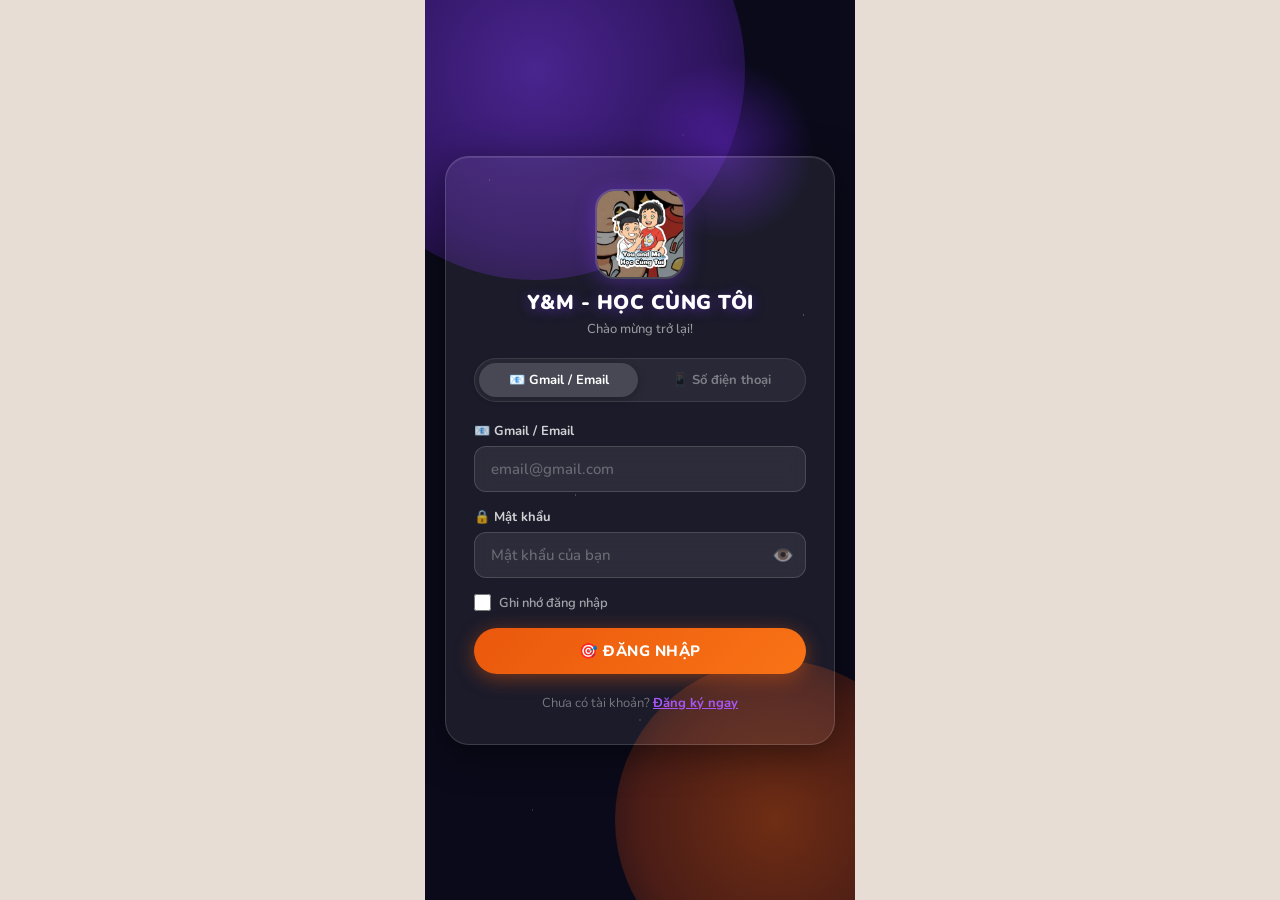
<file: index.html>
<!doctype html>
<html lang="vi">
  <head>
    <meta charset="UTF-8" />
    <link rel="icon" type="image/svg+xml" href="/you-and-me/favicon.svg" />
    <meta name="viewport" content="width=device-width, initial-scale=1.0" />
    <title>Y&amp;M - HỌC CÙNG TÔI</title>
    <!-- GitHub Pages SPA redirect handler -->
    <script>
      (function() {
        var redirect = sessionStorage.redirect;
        delete sessionStorage.redirect;
        if (redirect && redirect !== location.href) {
          history.replaceState(null, null, redirect);
        }
      })();
    </script>
    <script type="module" crossorigin src="/assets/index-Brll2TXQ.js"></script>
    <link rel="modulepreload" crossorigin href="/assets/dist-CcMZhOl1.js">
    <link rel="stylesheet" crossorigin href="/assets/index-C4CzyYAx.css">
  </head>
  <body>
    <div id="root"></div>
  </body>
</html>
</file>
<file: assets/index-C4CzyYAx.css>
@import "https://fonts.googleapis.com/css2?family=Nunito:wght@400;500;600;700;800;900&family=Be+Vietnam+Pro:wght@400;500;600;700;800&display=swap";:root{--color-primary:#ff6b35;--color-primary-light:#ff8c5a;--color-primary-soft:#fff0ea;--color-secondary:#f5a623;--color-secondary-light:#ffc85c;--color-accent-blue:#2d9cdb;--color-accent-green:#27ae60;--color-accent-red:#eb5757;--color-accent-purple:#9b51e0;--color-bg-page:#fff5f0;--color-bg-card:#fff;--color-bg-card-hover:#fffaf7;--color-border:#f0e8e3;--color-text-primary:#1a1a2e;--color-text-secondary:#6b6b80;--color-text-muted:#ababbb;--gradient-orange:linear-gradient(135deg, #ff6b35 0%, #f5a623 100%);--gradient-blue:linear-gradient(135deg, #2d9cdb 0%, #56ccf2 100%);--gradient-green:linear-gradient(135deg, #27ae60 0%, #6fcf97 100%);--gradient-purple:linear-gradient(135deg, #9b51e0 0%, #c59bff 100%);--gradient-pink:linear-gradient(135deg, #eb5757 0%, #f2994a 100%);--font-primary:"Nunito", "Be Vietnam Pro", sans-serif;--font-display:"Nunito", sans-serif;--text-xs:.75rem;--text-sm:.875rem;--text-base:1rem;--text-lg:1.125rem;--text-xl:1.25rem;--text-2xl:1.5rem;--text-3xl:2rem;--text-4xl:2.5rem;--space-xs:4px;--space-sm:8px;--space-md:12px;--space-lg:16px;--space-xl:20px;--space-2xl:24px;--space-3xl:32px;--radius-sm:8px;--radius-md:12px;--radius-lg:16px;--radius-xl:20px;--radius-2xl:24px;--radius-full:9999px;--shadow-card:0 2px 12px #ff6b3514;--shadow-card-hover:0 8px 24px #ff6b3526;--shadow-button:0 4px 14px #ff6b3559;--shadow-modal:0 20px 60px #00000026;--shadow-nav:0 -4px 20px #00000014}*,:before,:after{box-sizing:border-box;margin:0;padding:0}html{-webkit-text-size-adjust:100%;-webkit-tap-highlight-color:transparent;font-size:16px}body{font-family:var(--font-primary);background-color:var(--color-bg-page);color:var(--color-text-primary);-webkit-font-smoothing:antialiased;min-height:100vh;overflow-x:hidden}#root{background:var(--color-bg-page);max-width:430px;min-height:100vh;margin:0 auto;position:relative}.container{padding:0 var(--space-lg)}.sr-only{clip:rect(0,0,0,0);border:0;width:1px;height:1px;margin:-1px;padding:0;position:absolute;overflow:hidden}button{font-family:var(--font-primary);cursor:pointer;-webkit-tap-highlight-color:transparent;-webkit-user-select:none;user-select:none;background:0 0;border:none;outline:none;transition:transform .18s cubic-bezier(.34,1.56,.64,1),box-shadow .18s,background .15s,opacity .15s}button:not(:disabled):active{animation:.42s cubic-bezier(.36,.07,.19,.97) both tapWobble}@media (hover:hover){button:not(:disabled):hover{transform:translateY(-1px)}}html,*{scroll-behavior:smooth}::-webkit-scrollbar{width:4px;height:4px}::-webkit-scrollbar-track{background:0 0}::-webkit-scrollbar-thumb{background:var(--color-border);border-radius:2px}@media (prefers-reduced-motion:reduce){*,:before,:after{transition-duration:.01ms!important;animation-duration:.01ms!important}}@keyframes slideUp{0%{opacity:0;transform:translateY(20px)}to{opacity:1;transform:translateY(0)}}@keyframes slideDown{0%{opacity:0;transform:translateY(-20px)}to{opacity:1;transform:translateY(0)}}@keyframes slideInRight{0%{opacity:0;transform:translate(30px)}to{opacity:1;transform:translate(0)}}@keyframes slideInLeft{0%{opacity:0;transform:translate(-30px)}to{opacity:1;transform:translate(0)}}@keyframes popIn{0%{opacity:0;transform:scale(.8)}70%{transform:scale(1.05)}to{opacity:1;transform:scale(1)}}@keyframes tapWobble{0%{transform:scale(1)rotate(0)}20%{transform:scale(.92)rotate(-1.5deg)}45%{transform:scale(1.05)rotate(1deg)}65%{transform:scale(.97)rotate(-.5deg)}82%{transform:scale(1.02)rotate(.3deg)}to{transform:scale(1)rotate(0)}}@keyframes cardLift{0%{box-shadow:var(--shadow-card);transform:translateY(0)scale(1)}to{box-shadow:var(--shadow-card-hover);transform:translateY(-3px)scale(1.015)}}@keyframes itemSlideUp{0%{opacity:0;transform:translateY(18px)}to{opacity:1;transform:translateY(0)}}@keyframes revealUp{0%{opacity:0;transform:translateY(24px)}to{opacity:1;transform:translateY(0)}}@keyframes bounce{0%,to{transform:translateY(0)}50%{transform:translateY(-8px)}}@keyframes pulse{0%,to{opacity:1}50%{opacity:.6}}@keyframes shake{0%,to{transform:translate(0)}20%{transform:translate(-6px)}40%{transform:translate(6px)}60%{transform:translate(-4px)}80%{transform:translate(4px)}}@keyframes spin{0%{transform:rotate(0)}to{transform:rotate(360deg)}}@keyframes fadeIn{0%{opacity:0}to{opacity:1}}@keyframes shimmer{0%{background-position:-200% 0}to{background-position:200% 0}}@keyframes confetti-fall{0%{opacity:1;transform:translateY(-20px)rotate(0)}to{opacity:0;transform:translateY(100vh)rotate(720deg)}}@keyframes correct-flash{0%{background-color:#0000}30%{background-color:#27ae6033}to{background-color:#0000}}@keyframes wrong-flash{0%{background-color:#0000}30%{background-color:#eb575733}to{background-color:#0000}}@keyframes float{0%,to{transform:translateY(0)}50%{transform:translateY(-6px)}}.animate-slideUp{animation:.35s forwards slideUp}.animate-slideDown{animation:.3s forwards slideDown}.animate-slideInRight{animation:.3s forwards slideInRight}.animate-slideInLeft{animation:.3s forwards slideInLeft}.animate-popIn{animation:.4s cubic-bezier(.34,1.56,.64,1) forwards popIn}.animate-fadeIn{animation:.3s forwards fadeIn}.animate-bounce{animation:.6s infinite bounce}.animate-pulse{animation:1.5s infinite pulse}.animate-shake{animation:.4s forwards shake}.animate-float{animation:3s ease-in-out infinite float}.animate-spin{animation:1s linear infinite spin}.animate-wobble{animation:.45s cubic-bezier(.36,.07,.19,.97) forwards tapWobble}.reveal{opacity:0;transition:opacity .42s,transform .42s cubic-bezier(.22,.61,.36,1);transform:translateY(22px)}.reveal.visible{opacity:1;transform:translateY(0)}.reveal-delay-1{transition-delay:60ms}.reveal-delay-2{transition-delay:.12s}.reveal-delay-3{transition-delay:.18s}.reveal-delay-4{transition-delay:.24s}.reveal-delay-5{transition-delay:.3s}.reveal-delay-6{transition-delay:.36s}.stagger-list>*{opacity:0;animation:.35s forwards itemSlideUp}.stagger-list>:first-child{animation-delay:40ms}.stagger-list>:nth-child(2){animation-delay:80ms}.stagger-list>:nth-child(3){animation-delay:.12s}.stagger-list>:nth-child(4){animation-delay:.16s}.stagger-list>:nth-child(5){animation-delay:.2s}.stagger-list>:nth-child(6){animation-delay:.24s}.stagger-list>:nth-child(7){animation-delay:.28s}.stagger-list>:nth-child(8){animation-delay:.32s}.stagger-list>:nth-child(9){animation-delay:.36s}.stagger-list>:nth-child(10){animation-delay:.4s}.skeleton{background:linear-gradient(90deg, var(--color-border) 25%, #fff 50%, var(--color-border) 75%);border-radius:var(--radius-md);background-size:200% 100%;animation:1.5s infinite shimmer}.delay-100{animation-delay:.1s}.delay-200{animation-delay:.2s}.delay-300{animation-delay:.3s}.delay-400{animation-delay:.4s}.delay-500{animation-delay:.5s}._overlay_iruq4_5{z-index:9999;padding:var(--space-xl);background:#0009;justify-content:center;align-items:center;animation:.25s _fadeIn_iruq4_1;display:flex;position:fixed;inset:0}@keyframes _fadeIn_iruq4_1{0%{opacity:0}to{opacity:1}}._modal_iruq4_22{border-radius:var(--radius-2xl);width:100%;max-width:360px;padding:var(--space-xl) var(--space-xl);align-items:center;gap:var(--space-md);box-shadow:var(--shadow-modal);text-align:center;background:#fff;flex-direction:column;animation:.35s cubic-bezier(.34,1.56,.64,1) _popIn_iruq4_1;display:flex}@keyframes _popIn_iruq4_1{0%{opacity:0;transform:scale(.8)}to{opacity:1;transform:scale(1)}}._icon_iruq4_43{font-size:3.5rem;animation:1s infinite _bounce_iruq4_1}@keyframes _bounce_iruq4_1{0%,to{transform:translateY(0)}50%{transform:translateY(-8px)}}._title_iruq4_54{font-size:var(--text-xl);color:var(--color-text-primary);margin:0;font-weight:900}._versions_iruq4_62{align-items:center;gap:var(--space-sm);display:flex}._versionOld_iruq4_68{font-size:var(--text-sm);color:var(--color-text-muted);background:var(--color-border);border-radius:var(--radius-full);padding:3px 10px;font-weight:700}._versionArrow_iruq4_77{font-size:var(--text-lg);color:var(--color-primary);font-weight:800}._versionNew_iruq4_83{font-size:var(--text-sm);color:#fff;background:var(--gradient-orange);border-radius:var(--radius-full);box-shadow:var(--shadow-button);padding:3px 12px;font-weight:800}._changelog_iruq4_94{background:var(--color-bg-page);border-radius:var(--radius-lg);width:100%;padding:var(--space-md) var(--space-lg);text-align:left}._changelogTitle_iruq4_102{font-size:var(--text-sm);color:var(--color-text-primary);margin-bottom:var(--space-sm);font-weight:800}._changelogList_iruq4_109{padding-left:var(--space-lg);flex-direction:column;gap:4px;margin:0;display:flex}._changelogItem_iruq4_117{font-size:var(--text-sm);color:var(--color-text-secondary);line-height:1.5}._buttons_iruq4_124{gap:var(--space-sm);width:100%;margin-top:var(--space-sm);flex-direction:column;display:flex}._btnUpdate_iruq4_132{background:var(--gradient-orange);color:#fff;width:100%;font-size:var(--text-base);padding:var(--space-md) var(--space-xl);border-radius:var(--radius-full);cursor:pointer;box-shadow:var(--shadow-button);border:none;font-weight:800;transition:opacity .2s,transform .15s}._btnUpdate_iruq4_132:active{transform:scale(.97)}._btnUpdate_iruq4_132:disabled{opacity:.6;cursor:default}._btnLater_iruq4_148{width:100%;color:var(--color-text-muted);font-size:var(--text-sm);padding:var(--space-sm);cursor:pointer;background:0 0;border:none;font-weight:600;transition:color .15s}._btnLater_iruq4_148:hover{color:var(--color-text-secondary)}._hint_iruq4_162{font-size:var(--text-xs);color:var(--color-text-secondary);background:var(--color-primary-soft);border-radius:var(--radius-lg);padding:var(--space-sm) var(--space-md);white-space:pre-line;text-align:left;width:100%;line-height:1.6}._overlay_1cg7f_1{z-index:9999;width:calc(100% - 32px);max-width:380px;animation:.3s _slideUp_1cg7f_1;position:fixed;bottom:90px;left:50%;transform:translate(-50%)}@keyframes _slideUp_1cg7f_1{0%{opacity:0;transform:translate(-50%)translateY(20px)}to{opacity:1;transform:translate(-50%)translateY(0)}}._card_1cg7f_17{-webkit-backdrop-filter:blur(20px);backdrop-filter:blur(20px);text-align:center;background:#fffffff2;border:1.5px solid #ff6b3540;border-radius:20px;padding:20px;box-shadow:0 8px 32px #ff6b352e,0 2px 8px #00000014}._icon_1cg7f_27{margin-bottom:8px;font-size:32px}._title_1cg7f_32{color:#1a1a2e;margin-bottom:4px;font-size:15px;font-weight:800}._notes_1cg7f_39{color:#6b6b80;margin-bottom:8px;font-size:12px;line-height:1.5}._sub_1cg7f_46{color:#ff6b35;margin-bottom:14px;font-size:12px;font-weight:600}._progressTrack_1cg7f_53{background:#f0f0f5;border-radius:999px;width:100%;height:8px;margin:10px 0 6px;overflow:hidden}._progressBar_1cg7f_62{background:linear-gradient(90deg,#ff6b35,#ff9a62);border-radius:999px;height:100%;transition:width .3s}._pct_1cg7f_69{color:#ff6b35;font-size:13px;font-weight:700}._actions_1cg7f_75{justify-content:center;gap:10px;display:flex}._btnNow_1cg7f_81{color:#fff;cursor:pointer;background:linear-gradient(135deg,#ff6b35,#ff9a62);border:none;border-radius:999px;padding:10px 20px;font-size:13px;font-weight:800;box-shadow:0 4px 12px #ff6b3559}._btnLater_1cg7f_93{color:#ababbb;cursor:pointer;background:0 0;border:1.5px solid #e8e8f0;border-radius:999px;padding:10px 16px;font-size:13px;font-weight:600}._nav_oslzv_5{-webkit-backdrop-filter:blur(24px);z-index:100;background:#ffffffd1;border:1.5px solid #ffffffbf;border-radius:999px;align-items:stretch;width:calc(100% - 32px);max-width:398px;height:62px;padding:0 4px;display:flex;position:fixed;bottom:14px;left:50%;overflow:hidden;transform:translate(-50%);box-shadow:0 8px 32px #ff6b351f,0 2px 10px #00000014}._navItem_oslzv_28{color:var(--color-text-muted);z-index:1;border-radius:999px;flex-direction:column;flex:1;justify-content:center;align-items:center;gap:2px;min-height:44px;text-decoration:none;transition:color .2s;display:flex;position:relative}._navItem_oslzv_28._active_oslzv_44{color:var(--color-primary)}._navItem_oslzv_28._active_oslzv_44 ._icon_oslzv_48{transform:scale(1.18)}._icon_oslzv_48{font-size:1.25rem;line-height:1;transition:transform .25s cubic-bezier(.34,1.56,.64,1)}._label_oslzv_58{letter-spacing:.2px;white-space:nowrap;font-size:.58rem;font-weight:700}._navItem_oslzv_28._active_oslzv_44:after{content:"";background:var(--color-primary-soft);z-index:-1;border-radius:999px;animation:.25s cubic-bezier(.34,1.56,.64,1) forwards _pillIn_oslzv_1;position:absolute;inset:5px 2px}@keyframes _pillIn_oslzv_1{0%{opacity:0;transform:scale(.75)}to{opacity:1;transform:scale(1)}}._banner_tv6ek_1{top:env(safe-area-inset-top,0);left:var(--space-md);right:var(--space-md);z-index:9999;border-radius:var(--radius-xl);align-items:center;gap:var(--space-md);padding:var(--space-md) var(--space-lg);border-left:4px solid var(--color-primary);margin-top:var(--space-sm);background:#fff;animation:.35s cubic-bezier(.34,1.56,.64,1) forwards _slideDown_tv6ek_1;display:flex;position:fixed;box-shadow:0 8px 32px #0000002e}._bannerOut_tv6ek_19{animation:.25s forwards _slideUp_tv6ek_1}@keyframes _slideDown_tv6ek_1{0%{opacity:0;transform:translateY(-120%)}to{opacity:1;transform:translateY(0)}}@keyframes _slideUp_tv6ek_1{0%{opacity:1;transform:translateY(0)}to{opacity:0;transform:translateY(-120%)}}._icon_tv6ek_33{flex-shrink:0;font-size:2rem}._content_tv6ek_38{flex:1;min-width:0}._title_tv6ek_43{font-size:var(--text-sm);color:var(--color-text-primary);margin-bottom:2px;font-weight:800}._body_tv6ek_50{font-size:var(--text-xs);color:var(--color-text-secondary);line-height:1.4}._actions_tv6ek_56{align-items:center;gap:var(--space-xs);flex-shrink:0;display:flex}._btnAction_tv6ek_63{background:var(--gradient-orange);color:#fff;border-radius:var(--radius-full);font-size:var(--text-xs);cursor:pointer;box-shadow:var(--shadow-button);white-space:nowrap;padding:6px 14px;font-weight:700}._btnDismiss_tv6ek_75{border-radius:var(--radius-full);background:var(--color-bg-page);width:28px;height:28px;color:var(--color-text-muted);cursor:pointer;flex-shrink:0;justify-content:center;align-items:center;font-size:.8rem;display:flex}._container_1k90x_1{z-index:999;gap:var(--space-sm);pointer-events:none;flex-direction:column;display:flex;position:fixed;top:80px;right:16px}._toast_1k90x_12{align-items:center;gap:var(--space-md);-webkit-backdrop-filter:blur(20px);backdrop-filter:blur(20px);border-radius:var(--radius-xl);padding:var(--space-md) var(--space-lg);cursor:pointer;pointer-events:all;background:#fffffff2;border:1.5px solid #27ae6040;min-width:210px;max-width:280px;animation:.35s cubic-bezier(.34,1.2,.64,1) forwards _slideInRight_1k90x_1;display:flex;box-shadow:0 8px 28px #0000001f,0 2px 8px #27ae6026}@keyframes _slideInRight_1k90x_1{0%{opacity:0;transform:translate(60px)scale(.92)}to{opacity:1;transform:translate(0)scale(1)}}._onlineDot_1k90x_34{background:#27ae60;border:2px solid #fff;border-radius:50%;width:10px;height:10px;animation:1.5s infinite _pulse_1k90x_1;position:absolute;top:10px;left:10px}@keyframes _pulse_1k90x_1{0%,to{box-shadow:0 0 #27ae6080}50%{box-shadow:0 0 0 5px #27ae6000}}._avatar_1k90x_51{object-fit:cover;border:2px solid #27ae60;border-radius:50%;flex-shrink:0;width:40px;height:40px}._avatarFallback_1k90x_60{color:#fff;border:2px solid #27ae60;border-radius:50%;flex-shrink:0;justify-content:center;align-items:center;width:40px;height:40px;font-size:18px;font-weight:800;display:flex}._text_1k90x_74{flex-direction:column;gap:2px;min-width:0;display:flex}._name_1k90x_81{font-size:var(--text-sm);color:var(--color-text-primary);text-overflow:ellipsis;white-space:nowrap;font-weight:800;overflow:hidden}._desc_1k90x_90{font-size:var(--text-xs);color:#27ae60;font-weight:600}._container_td2ow_1{z-index:9999;pointer-events:none;flex-direction:column;gap:8px;display:flex;position:fixed;top:16px;left:12px;right:12px}._toast_td2ow_13{pointer-events:all;border-left:4px solid var(--color-primary);background:#fff;border-radius:16px;align-items:center;gap:10px;padding:12px 14px;animation:.3s cubic-bezier(.34,1.56,.64,1) forwards _slideDown_td2ow_1;display:flex;box-shadow:0 8px 32px #0000002e}._toast_td2ow_13[data-type=challenge],._toast_td2ow_13[data-type=challenge_accepted]{background:linear-gradient(135deg,#fff 60%,#f3e8ff);border-left-color:#9b51e0}._toast_td2ow_13[data-type=friend_request]{border-left-color:#27ae60}._toast_td2ow_13[data-type=message]{border-left-color:#2d9cdb}@keyframes _slideDown_td2ow_1{0%{opacity:0;transform:translateY(-20px)scale(.95)}to{opacity:1;transform:translateY(0)scale(1)}}._icon_td2ow_45{flex-shrink:0;font-size:22px}._content_td2ow_50{flex:1;min-width:0}._title_td2ow_55{color:var(--color-text-primary);white-space:nowrap;text-overflow:ellipsis;font-size:.875rem;font-weight:700;overflow:hidden}._body_td2ow_64{color:var(--color-text-secondary);white-space:nowrap;text-overflow:ellipsis;margin-top:2px;font-size:.75rem;overflow:hidden}._actions_td2ow_73{flex-shrink:0;align-items:center;gap:6px;display:flex}._btnAction_td2ow_80{background:var(--gradient-orange);color:#fff;cursor:pointer;white-space:nowrap;border:none;border-radius:20px;padding:5px 12px;font-size:.75rem;font-weight:700}._btnDismiss_td2ow_92{color:#888;cursor:pointer;background:#f0f0f0;border:none;border-radius:50%;justify-content:center;align-items:center;width:26px;height:26px;font-size:12px;display:flex}._overlay_1vpzo_1{z-index:10000;-webkit-backdrop-filter:blur(4px);backdrop-filter:blur(4px);background:#0a0a1ed9;justify-content:center;align-items:center;padding:16px;display:flex;position:fixed;inset:0}._modal_1vpzo_13{color:#fff;background:#0f0f1a;border-radius:24px;width:100%;max-width:420px;animation:.35s cubic-bezier(.34,1.56,.64,1) forwards _popIn_1vpzo_1;overflow:hidden;box-shadow:0 32px 80px #0009,0 0 0 1px #ffffff14}@keyframes _popIn_1vpzo_1{0%{opacity:0;transform:scale(.85)}to{opacity:1;transform:scale(1)}}._header_1vpzo_30{background:linear-gradient(135deg,#1a1a2e,#16213e);border-bottom:1px solid #ffffff12;justify-content:space-between;align-items:center;padding:16px 20px 12px;display:flex}._gameTitle_1vpzo_39{letter-spacing:.5px;color:#e0e0ff;font-size:.9rem;font-weight:800}._timer_1vpzo_46{color:#56ccf2;letter-spacing:2px;font-family:monospace;font-size:1.5rem;font-weight:900;transition:color .3s}._timer_1vpzo_46._urgent_1vpzo_55{color:#eb5757;animation:.6s ease-in-out infinite _pulse_1vpzo_1}@keyframes _pulse_1vpzo_1{0%,to{opacity:1}50%{opacity:.5}}._scoreboard_1vpzo_66{background:#ffffff0a;border-bottom:1px solid #ffffff0d;justify-content:center;align-items:center;gap:16px;padding:12px 20px;display:flex}._scoreCard_1vpzo_76{text-align:center;flex:1}._scoreName_1vpzo_81{color:#888;text-transform:uppercase;letter-spacing:.5px;white-space:nowrap;text-overflow:ellipsis;margin-bottom:2px;font-size:.7rem;overflow:hidden}._scoreNum_1vpzo_92{color:#fff;font-size:2rem;font-weight:900}._scoreVs_1vpzo_98{color:#444;flex-shrink:0;font-size:.75rem;font-weight:800}._inviteBox_1vpzo_106{text-align:center;flex-direction:column;align-items:center;gap:12px;padding:32px 24px;display:flex}._countdownRing_1vpzo_116{justify-content:center;align-items:center;width:60px;height:60px;display:flex;position:relative}._ringSvg_1vpzo_125{width:100%;height:100%;position:absolute;inset:0;transform:rotate(-90deg)}._ringBg_1vpzo_133{fill:none;stroke:#ffffff1a;stroke-width:4px}._ringFill_1vpzo_139{fill:none;stroke:#eb5757;stroke-width:4px;stroke-linecap:round;stroke-dasharray:150.8;stroke-dashoffset:0;transition:stroke-dashoffset 1s linear}._countdownNum_1vpzo_149{color:#eb5757;font-family:monospace;font-size:1.3rem;font-weight:900;position:relative}._autoReject_1vpzo_157{color:#555;margin:0;font-size:.72rem}._swordIcon_1vpzo_163{font-size:52px;animation:1s ease-in-out infinite alternate _sway_1vpzo_1}@keyframes _sway_1vpzo_1{0%{transform:rotate(-10deg)}to{transform:rotate(10deg)}}._inviteTitle_1vpzo_173{color:#fff;margin:0;font-size:1.3rem;font-weight:900}._inviteDesc_1vpzo_180{color:#aaa;margin:0;font-size:.875rem;line-height:1.6}._inviteBtns_1vpzo_187{gap:12px;width:100%;margin-top:8px;display:flex}._btnAccept_1vpzo_194{color:#fff;cursor:pointer;background:linear-gradient(135deg,#9b51e0,#6b21d6);border:none;border-radius:14px;flex:1;padding:14px;font-size:1rem;font-weight:800;transition:transform .15s;box-shadow:0 4px 20px #9b51e066}._btnAccept_1vpzo_194:active{transform:scale(.97)}._btnReject_1vpzo_209{color:#aaa;cursor:pointer;background:#ffffff14;border:1px solid #ffffff1a;border-radius:14px;padding:14px 20px;font-size:.9rem;font-weight:600}._waitingBox_1vpzo_221{text-align:center;flex-direction:column;align-items:center;gap:16px;padding:40px 24px;display:flex}._spinner_1vpzo_230{border:4px solid #ffffff1a;border-top-color:#9b51e0;border-radius:50%;width:48px;height:48px;animation:.8s linear infinite _spin_1vpzo_230}@keyframes _spin_1vpzo_230{to{transform:rotate(360deg)}}._waitingText_1vpzo_243{color:#ccc;font-size:.95rem}._btnCancel_1vpzo_248{color:#aaa;cursor:pointer;background:#ffffff14;border:1px solid #ffffff1a;border-radius:12px;padding:10px 24px}._gameArea_1vpzo_258{flex-direction:column;gap:16px;min-height:240px;padding:20px;display:flex}._progress_1vpzo_266{color:#666;align-items:center;gap:8px;font-size:.75rem;display:flex}._diff_1vpzo_274{border-radius:20px;padding:2px 8px;font-size:.7rem;font-weight:700}._diff_1vpzo_274._easy_1vpzo_280{color:#6fcf97;background:#27ae6033}._diff_1vpzo_274._hard_1vpzo_281{color:#eb5757;background:#eb575733}._question_1vpzo_283{color:#fff;text-align:center;letter-spacing:1px;background:#ffffff0d;border:2px solid #ffffff14;border-radius:16px;padding:24px 12px;font-size:2.2rem;font-weight:900;transition:background .2s,border-color .2s}._question_1vpzo_283._correct_1vpzo_296{background:#27ae6040;border-color:#27ae60}._question_1vpzo_283._wrong_1vpzo_300{background:#eb575733;border-color:#eb5757}@keyframes _shakeFx_1vpzo_1{0%,to{transform:translate(0)}20%{transform:translate(-8px)}40%{transform:translate(8px)}60%{transform:translate(-5px)}80%{transform:translate(5px)}}._question_1vpzo_283._shake_1vpzo_313{animation:.4s _shakeFx_1vpzo_1}._inputRow_1vpzo_315{gap:10px;display:flex}._answerInput_1vpzo_320{color:#fff;text-align:center;background:#ffffff14;border:2px solid #ffffff1f;border-radius:14px;outline:none;flex:1;padding:14px 16px;font-size:1.2rem;font-weight:700;transition:border-color .2s}._answerInput_1vpzo_320:focus{background:#9b51e01a;border-color:#9b51e0}._answerInput_1vpzo_320::-webkit-inner-spin-button{-webkit-appearance:none}._answerInput_1vpzo_320::-webkit-outer-spin-button{-webkit-appearance:none}._answerInput_1vpzo_320[type=number]{-moz-appearance:textfield}._btnSubmit_1vpzo_344{color:#fff;cursor:pointer;background:linear-gradient(135deg,#9b51e0,#6b21d6);border:none;border-radius:14px;width:56px;font-size:1.4rem;font-weight:800;transition:transform .15s}._btnSubmit_1vpzo_344:active{transform:scale(.94)}._hint_1vpzo_357{color:#444;text-align:center;margin:0;font-size:.72rem}._allDone_1vpzo_364{text-align:center;color:#6fcf97;padding:24px;font-size:1rem;font-weight:600;line-height:1.8}._resultBox_1vpzo_374{text-align:center;flex-direction:column;align-items:center;gap:12px;padding:32px 24px;display:flex}._resultEmoji_1vpzo_383{font-size:60px;animation:.5s cubic-bezier(.34,1.56,.64,1) _popIn_1vpzo_1}._resultTitle_1vpzo_388{color:#fff;margin:0;font-size:1.6rem;font-weight:900}._resultDesc_1vpzo_395{color:#ccc;margin:0;font-size:.9rem;line-height:1.6}._finalScore_1vpzo_402{color:#888;gap:10px;font-size:.85rem;display:flex}._finalScore_1vpzo_402 strong{color:#fff}._btnClose_1vpzo_411{color:#fff;cursor:pointer;background:linear-gradient(135deg,#9b51e0,#6b21d6);border:none;border-radius:14px;margin-top:8px;padding:14px 40px;font-size:1rem;font-weight:800;box-shadow:0 4px 20px #9b51e066}._screen_1ym5l_5{background:var(--color-bg-page);flex-direction:column;height:100%;display:flex;overflow:hidden}._header_1ym5l_14{align-items:center;gap:var(--space-md);padding:var(--space-md) var(--space-lg);border-bottom:1px solid var(--color-border);background:#fff;flex-shrink:0;display:flex;box-shadow:0 2px 8px #0000000f}._backBtn_1ym5l_25{color:var(--color-primary);cursor:pointer;padding:0 var(--space-xs);background:0 0;border:none;flex-shrink:0;font-size:1.8rem;font-weight:700;line-height:1}._headerAvatar_1ym5l_37{flex-shrink:0;position:relative}._headerAvatarImg_1ym5l_42{object-fit:cover;border-radius:50%;width:40px;height:40px}._headerAvatarFallback_1ym5l_49{color:#fff;border-radius:50%;justify-content:center;align-items:center;width:40px;height:40px;font-size:1.1rem;font-weight:800;display:flex}._statusDot_1ym5l_61{border:2px solid #fff;border-radius:50%;width:11px;height:11px;position:absolute;bottom:1px;right:1px}._statusOnline_1ym5l_70{background:#27ae60}._statusOffline_1ym5l_71{background:#ababbb}._headerInfo_1ym5l_73{flex:1;min-width:0}._headerName_1ym5l_75{font-size:var(--text-base);color:var(--color-text-primary);white-space:nowrap;text-overflow:ellipsis;font-weight:800;overflow:hidden}._headerStatus_1ym5l_84{font-size:var(--text-xs);color:var(--color-text-secondary);margin-top:1px}._challengeBtn_1ym5l_90{border-radius:var(--radius-full);cursor:pointer;background:linear-gradient(135deg,#ff6b35,#ff9a62);border:none;flex-shrink:0;justify-content:center;align-items:center;width:38px;height:38px;font-size:1.1rem;display:flex;box-shadow:0 2px 8px #ff6b354d}._challengeBtn_1ym5l_90:disabled{opacity:.5}._chalToast_1ym5l_106{color:#fff;z-index:10;white-space:nowrap;background:#1e1e32e6;border-radius:999px;padding:8px 18px;font-size:13px;font-weight:600;position:absolute;top:64px;left:50%;transform:translate(-50%)}._messages_1ym5l_122{padding:var(--space-md) var(--space-lg) var(--space-sm);scroll-behavior:smooth;flex-direction:column;flex:1;gap:3px;display:flex;overflow-y:auto}._messages_1ym5l_122::-webkit-scrollbar{width:3px}._messages_1ym5l_122::-webkit-scrollbar-thumb{background:var(--color-border);border-radius:2px}._emptyChat_1ym5l_135{padding:var(--space-3xl);justify-content:center;align-items:center;gap:var(--space-md);flex-direction:column;flex:1;display:flex}._emptyChatEmoji_1ym5l_144{font-size:3rem}._emptyChatText_1ym5l_145{font-size:var(--text-sm);color:var(--color-text-muted);text-align:center}._timeLabel_1ym5l_152{text-align:center;color:var(--color-text-muted);padding:var(--space-md) 0 var(--space-sm);font-size:10px;font-weight:600}._msgRow_1ym5l_161{align-items:flex-end;gap:var(--space-sm);max-width:100%;display:flex}._msgRowOwn_1ym5l_168{flex-direction:row-reverse}._msgRowOther_1ym5l_169{flex-direction:row}._msgAvatar_1ym5l_172{color:#fff;object-fit:cover;border-radius:50%;flex-shrink:0;justify-content:center;align-items:center;width:28px;height:28px;font-size:.7rem;font-weight:800;display:flex;overflow:hidden}._avatarSpacer_1ym5l_187{flex-shrink:0;width:28px}._bubble_1ym5l_193{max-width:72%;font-size:var(--text-sm);word-break:break-word;white-space:pre-wrap;cursor:pointer;-webkit-user-select:none;user-select:none;border-radius:18px;padding:9px 13px;line-height:1.5;transition:transform .15s,opacity .15s;position:relative}._bubbleOwn_1ym5l_207{background:var(--gradient-orange);color:#fff;border-bottom-right-radius:5px}._bubbleOther_1ym5l_213{color:var(--color-text-primary);box-shadow:var(--shadow-card);background:#fff;border-bottom-left-radius:5px}._bubbleGrouped_1ym5l_221{margin-top:0}._bubbleGrouped_1ym5l_221._bubbleOwn_1ym5l_207{border-top-right-radius:6px}._bubbleGrouped_1ym5l_221._bubbleOther_1ym5l_213{border-top-left-radius:6px}._bubbleSelected_1ym5l_227{opacity:.75;transform:scale(.97)}._deleteMenu_1ym5l_233{border-radius:var(--radius-lg);box-shadow:var(--shadow-modal);z-index:10;background:#fff;animation:.15s _popIn_1ym5l_1;position:absolute;top:-38px;right:0;overflow:hidden}@keyframes _popIn_1ym5l_1{0%{opacity:0;transform:scale(.85)translateY(6px)}to{opacity:1;transform:scale(1)translateY(0)}}._deleteBtn_1ym5l_250{font-size:var(--text-sm);color:var(--color-accent-red);cursor:pointer;white-space:nowrap;background:#fff;border:none;padding:8px 16px;font-weight:700;transition:background .1s}._deleteBtn_1ym5l_250:hover{background:#fff0f0}._inputBar_1ym5l_264{align-items:flex-end;gap:var(--space-sm);padding:var(--space-md) var(--space-lg);border-top:1px solid var(--color-border);background:#fff;flex-shrink:0;display:flex;box-shadow:0 -2px 10px #0000000d}._input_1ym5l_264{border:1.5px solid var(--color-border);padding:10px var(--space-lg);font-size:var(--text-base);font-family:var(--font-primary);background:var(--color-bg-page);color:var(--color-text-primary);resize:none;border-radius:20px;outline:none;flex:1;max-height:120px;line-height:1.4;transition:border-color .2s;overflow-y:auto}._input_1ym5l_264:focus{border-color:var(--color-primary);background:#fff}._sendBtn_1ym5l_293{background:var(--gradient-orange);color:#fff;cursor:pointer;width:44px;height:44px;box-shadow:var(--shadow-button);border:none;border-radius:50%;flex-shrink:0;justify-content:center;align-items:center;font-size:16px;transition:transform .15s,opacity .15s;display:flex}._sendBtn_1ym5l_293:active:not(:disabled){transform:scale(.9)}._sendBtn_1ym5l_293:disabled{opacity:.35;box-shadow:none;cursor:default}._overlay_1w38o_5{z-index:1000;padding:var(--space-lg);background:#00000073;justify-content:center;align-items:center;animation:.2s _fadeIn_1w38o_1;display:flex;position:fixed;inset:0}@keyframes _fadeIn_1w38o_1{0%{opacity:0}to{opacity:1}}._modal_1w38o_22{background:var(--color-bg-page);border-radius:var(--radius-2xl);width:100%;max-width:440px;height:78dvh;box-shadow:var(--shadow-modal);flex-direction:column;animation:.3s cubic-bezier(.34,1.56,.64,1) _popIn_1w38o_1;display:flex;overflow:hidden}@keyframes _popIn_1w38o_1{0%{opacity:0;transform:scale(.88)}to{opacity:1;transform:scale(1)}}._header_1w38o_41{padding:var(--space-lg) var(--space-xl) var(--space-md);border-bottom:1px solid var(--color-border);background:#fff;flex-shrink:0;align-items:center;display:flex}._title_1w38o_50{font-size:var(--text-lg);color:var(--color-text-primary);flex:1;margin:0;font-weight:800}._closeBtn_1w38o_58{background:var(--color-border);width:32px;height:32px;color:var(--color-text-secondary);cursor:pointer;border:none;border-radius:50%;flex-shrink:0;justify-content:center;align-items:center;font-size:14px;font-weight:700;transition:background .15s;display:flex}._closeBtn_1w38o_58:hover{background:#ddd}._body_1w38o_77{padding:var(--space-sm) 0;flex:1;overflow-y:auto}._body_1w38o_77::-webkit-scrollbar{width:3px}._body_1w38o_77::-webkit-scrollbar-thumb{background:var(--color-border)}._groupLabel_1w38o_86{font-size:var(--text-xs);color:var(--color-text-muted);text-transform:uppercase;letter-spacing:.5px;padding:var(--space-sm) var(--space-xl) var(--space-xs);font-weight:700}._convRow_1w38o_96{align-items:center;gap:var(--space-md);padding:var(--space-md) var(--space-xl);cursor:pointer;transition:background .12s;display:flex}._convRow_1w38o_96:hover{background:var(--color-bg-card-hover)}._convRow_1w38o_96:active{background:var(--color-primary-soft)}._convInfo_1w38o_107{flex:1;min-width:0}._convName_1w38o_112{font-size:var(--text-base);color:var(--color-text-primary);white-space:nowrap;text-overflow:ellipsis;font-weight:700;overflow:hidden}._convPreview_1w38o_121{font-size:var(--text-xs);color:var(--color-text-muted);white-space:nowrap;text-overflow:ellipsis;margin-top:2px;overflow:hidden}._convPreviewBold_1w38o_129{color:var(--color-text-primary);font-weight:700}._convMeta_1w38o_134{flex-direction:column;flex-shrink:0;align-items:flex-end;gap:4px;display:flex}._convTime_1w38o_142{color:var(--color-text-muted);font-size:10px;font-weight:600}._unreadBadge_1w38o_148{background:var(--color-primary);color:#fff;border-radius:var(--radius-full);justify-content:center;align-items:center;min-width:18px;height:18px;padding:0 5px;font-size:10px;font-weight:800;display:flex}._chatIcon_1w38o_162{color:var(--color-text-muted);font-size:1.4rem}._empty_1w38o_168{text-align:center;padding:var(--space-3xl) var(--space-xl);color:var(--color-text-secondary);font-size:var(--text-sm);line-height:1.8}._overlay_1bcvd_1{z-index:500;background:#0000008c;justify-content:center;align-items:flex-end;padding:0;display:flex;position:fixed;inset:0}._modal_1bcvd_12{background:var(--color-bg-page);border-radius:24px 24px 0 0;width:100%;max-width:480px;max-height:88vh;animation:.3s cubic-bezier(.34,1.56,.64,1) _slideUp_1bcvd_1;overflow-y:auto}@keyframes _slideUp_1bcvd_1{0%{transform:translateY(100%)}to{transform:translateY(0)}}._header_1bcvd_27{justify-content:flex-end;padding:12px 16px 0;display:flex}._closeBtn_1bcvd_33{color:#888;cursor:pointer;background:#f0e8e3;border:none;border-radius:50%;width:32px;height:32px;font-size:14px}._heroSection_1bcvd_44{flex-direction:column;align-items:center;gap:10px;padding:8px 20px 20px;display:flex}._avatarWrap_1bcvd_52{width:100px;height:100px;position:relative}._energyRing_1bcvd_58{pointer-events:none;width:calc(100% + 10px);height:calc(100% + 10px);position:absolute;inset:-5px;transform:rotate(-90deg)}._energyBg_1bcvd_67{fill:none;stroke:#f0e8e3;stroke-width:5px}._energyFill_1bcvd_73{fill:none;stroke:#ff6b35;stroke-width:5px;stroke-linecap:round;stroke-dasharray:277;transition:stroke-dashoffset .8s}._avatarImg_1bcvd_82{object-fit:cover;border-radius:50%;width:92px;height:92px;position:absolute;top:50%;left:50%;transform:translate(-50%,-50%)}._avatarDefault_1bcvd_92{color:#fff;border-radius:50%;justify-content:center;align-items:center;width:92px;height:92px;font-size:2.2rem;font-weight:800;display:flex;position:absolute;top:50%;left:50%;transform:translate(-50%,-50%)}._name_1bcvd_107{color:var(--color-text-primary);font-size:1.3rem;font-weight:800}._rankChip_1bcvd_113{color:#fff;border-radius:20px;padding:4px 16px;font-size:.8rem;font-weight:700}._stats_1bcvd_121{box-shadow:var(--shadow-card);background:#fff;border-radius:16px;gap:24px;width:100%;padding:14px 24px;display:flex}._stat_1bcvd_121{text-align:center;flex:1}._statNum_1bcvd_132{color:var(--color-text-primary);font-size:1rem;font-weight:800}._statLabel_1bcvd_133{color:var(--color-text-muted);margin-top:2px;font-size:.7rem}._levelRow_1bcvd_135{align-items:center;gap:8px;width:100%;display:flex}._levelLabel_1bcvd_142{color:var(--color-text-secondary);white-space:nowrap;font-size:.8rem;font-weight:700}._levelBar_1bcvd_149{background:#f0e8e3;border-radius:99px;flex:1;height:8px;overflow:hidden}._levelFill_1bcvd_157{background:var(--gradient-orange);border-radius:99px;height:100%;transition:width .6s}._levelPct_1bcvd_164{color:var(--color-primary);min-width:32px;font-size:.75rem;font-weight:700}._badgeSection_1bcvd_172{padding:0 16px 24px}._badgeTitle_1bcvd_176{color:var(--color-text-primary);margin-bottom:12px;font-size:1rem;font-weight:800}._badgeGrid_1bcvd_183{grid-template-columns:repeat(4,1fr);gap:10px;display:grid}._badge_1bcvd_172{text-align:center;border-radius:12px;flex-direction:column;align-items:center;gap:4px;padding:10px 4px;display:flex}._badgeEarned_1bcvd_199{box-shadow:var(--shadow-card);background:#fff}._badgeLocked_1bcvd_204{opacity:.5;background:#f8f8f8}._badgeIcon_1bcvd_209{font-size:1.5rem}._badgeName_1bcvd_211{color:var(--color-text-secondary);font-size:.6rem;font-weight:700;line-height:1.2}._overlay_1twnf_5{z-index:1000;padding:var(--space-lg);background:#00000073;justify-content:center;align-items:center;animation:.2s _fadeIn_1twnf_1;display:flex;position:fixed;inset:0}@keyframes _fadeIn_1twnf_1{0%{opacity:0}to{opacity:1}}._modal_1twnf_22{background:var(--color-bg-page);border-radius:var(--radius-2xl);width:100%;max-width:440px;max-height:82dvh;box-shadow:var(--shadow-modal);flex-direction:column;animation:.3s cubic-bezier(.34,1.56,.64,1) _popIn_1twnf_1;display:flex;overflow:hidden}@keyframes _popIn_1twnf_1{0%{opacity:0;transform:scale(.88)}to{opacity:1;transform:scale(1)}}._header_1twnf_41{align-items:center;gap:var(--space-sm);padding:var(--space-lg) var(--space-xl) var(--space-md);border-bottom:1px solid var(--color-border);flex-shrink:0;display:flex}._title_1twnf_50{font-size:var(--text-lg);color:var(--color-text-primary);flex:1;margin:0;font-weight:800}._onlineCount_1twnf_58{font-size:var(--text-xs);color:#27ae60;border-radius:var(--radius-full);background:#e8f8ee;padding:3px 10px;font-weight:700}._closeBtn_1twnf_67{border-radius:var(--radius-full);background:var(--color-border);width:32px;height:32px;color:var(--color-text-secondary);cursor:pointer;border:none;flex-shrink:0;justify-content:center;align-items:center;font-size:14px;font-weight:700;transition:background .15s;display:flex}._closeBtn_1twnf_67:hover{background:#e0d0c8}._toast_1twnf_86{background:var(--color-text-primary);color:#fff;font-size:var(--text-sm);text-align:center;padding:var(--space-sm) var(--space-lg);font-weight:700;animation:.2s _fadeIn_1twnf_1}._tabs_1twnf_97{padding:var(--space-sm) var(--space-lg);border-bottom:1px solid var(--color-border);flex-shrink:0;gap:0;display:flex;overflow-x:auto}._tabs_1twnf_97::-webkit-scrollbar{display:none}._tab_1twnf_97{padding:var(--space-sm) var(--space-md);font-size:var(--text-sm);color:var(--color-text-secondary);border-radius:var(--radius-full);cursor:pointer;white-space:nowrap;background:0 0;border:none;align-items:center;gap:4px;font-weight:600;transition:background .15s,color .15s;display:flex}._tab_1twnf_97:hover{background:var(--color-primary-soft)}._tabActive_1twnf_124{background:var(--color-primary-soft);color:var(--color-primary);font-weight:800}._badge_1twnf_130{background:var(--color-primary);color:#fff;border-radius:var(--radius-full);text-align:center;min-width:18px;padding:1px 6px;font-size:10px;font-weight:800}._body_1twnf_142{padding:var(--space-md) var(--space-lg);gap:var(--space-sm);flex-direction:column;flex:1;display:flex;overflow-y:auto}._groupLabel_1twnf_152{font-size:var(--text-xs);color:var(--color-text-muted);text-transform:uppercase;letter-spacing:.5px;padding:var(--space-xs) 0;margin-top:var(--space-xs);font-weight:700}._userRow_1twnf_163{align-items:center;gap:var(--space-md);background:var(--color-bg-card);border-radius:var(--radius-lg);padding:var(--space-md);box-shadow:var(--shadow-card);transition:transform .18s;display:flex}._userRow_1twnf_163:active{transform:scale(.98)}._userInfo_1twnf_175{flex:1;min-width:0}._userName_1twnf_180{font-size:var(--text-base);color:var(--color-text-primary);align-items:center;gap:var(--space-sm);flex-wrap:wrap;font-weight:700;display:flex}._userMeta_1twnf_190{font-size:var(--text-xs);color:var(--color-text-secondary);margin-top:2px}._userAction_1twnf_196{flex-shrink:0}._onlineTag_1twnf_199{color:#27ae60;border-radius:var(--radius-full);background:#e8f8ee;padding:2px 7px;font-size:10px;font-weight:700}._offlineTag_1twnf_207{color:var(--color-text-muted);font-size:10px;font-weight:600}._btnAdd_1twnf_214{background:var(--gradient-orange);color:#fff;border-radius:var(--radius-full);padding:var(--space-sm) var(--space-md);font-size:var(--text-xs);cursor:pointer;white-space:nowrap;box-shadow:var(--shadow-button);border:none;font-weight:700;transition:opacity .15s}._btnAdd_1twnf_214:active{opacity:.8}._btnAccept_1twnf_229{color:#fff;border-radius:var(--radius-full);padding:var(--space-sm) var(--space-md);font-size:var(--text-xs);cursor:pointer;white-space:nowrap;background:#27ae60;border:none;font-weight:700;transition:opacity .15s}._btnAccept_1twnf_229:active{opacity:.8}._btnDecline_1twnf_243{background:var(--color-border);color:var(--color-text-secondary);border-radius:var(--radius-full);padding:var(--space-sm) var(--space-md);font-size:var(--text-xs);cursor:pointer;white-space:nowrap;border:none;font-weight:700;transition:opacity .15s}._btnDecline_1twnf_243:active{opacity:.8}._friendActions_1twnf_257{align-items:center;gap:var(--space-xs);display:flex}._btnChat_1twnf_263{background:var(--color-primary-soft);width:36px;height:36px;color:var(--color-primary);cursor:pointer;border:none;border-radius:50%;flex-shrink:0;justify-content:center;align-items:center;font-size:16px;transition:background .15s;display:flex;position:relative}._btnChat_1twnf_263:hover{background:var(--color-primary);color:#fff}._chatUnread_1twnf_281{background:var(--color-accent-red);color:#fff;border-radius:var(--radius-full);border:1.5px solid #fff;justify-content:center;align-items:center;min-width:16px;height:16px;padding:0 3px;font-size:9px;font-weight:800;display:flex;position:absolute;top:-3px;right:-3px}._btnChallenge_1twnf_299{cursor:pointer;background:linear-gradient(135deg,#f3e8ff,#e9d5ff);border:none;border-radius:50%;flex-shrink:0;justify-content:center;align-items:center;width:34px;height:34px;font-size:15px;transition:background .15s,transform .15s;display:flex}._btnChallenge_1twnf_299:hover{background:linear-gradient(135deg,#9b51e0,#6b21d6);transform:scale(1.1)}._btnRemove_1twnf_315{color:var(--color-accent-red);border:1.5px solid var(--color-accent-red);border-radius:var(--radius-full);font-size:var(--text-xs);cursor:pointer;white-space:nowrap;background:0 0;padding:4px 10px;font-weight:700;transition:background .15s}._btnRemove_1twnf_315:hover{background:#fff0f0}._reqActions_1twnf_329{gap:var(--space-xs);display:flex}._relTag_1twnf_334{font-size:var(--text-xs);color:var(--color-text-muted);background:var(--color-border);border-radius:var(--radius-full);white-space:nowrap;padding:4px 10px;font-weight:700}._searchInput_1twnf_345{border:1.5px solid var(--color-border);border-radius:var(--radius-full);width:100%;padding:var(--space-md) var(--space-lg);font-size:var(--text-base);font-family:var(--font-primary);background:var(--color-bg-card);color:var(--color-text-primary);box-sizing:border-box;outline:none;transition:border-color .2s}._searchInput_1twnf_345:focus{border-color:var(--color-primary)}._empty_1twnf_361{text-align:center;padding:var(--space-3xl) var(--space-xl);color:var(--color-text-secondary);font-size:var(--text-sm);line-height:1.8}._topbar_16pw5_5{padding:var(--space-md) var(--space-lg);-webkit-backdrop-filter:blur(20px);border-radius:var(--radius-2xl);z-index:50;background:#ffffffd1;border:1.5px solid #ffffffb3;justify-content:space-between;align-items:center;margin:12px 16px 0;display:flex;position:sticky;top:12px;box-shadow:0 4px 20px #ff6b3517,0 1px 6px #0000000f}._topbarBack_16pw5_22{padding:var(--space-md) var(--space-lg);-webkit-backdrop-filter:blur(20px);border-radius:var(--radius-2xl);z-index:50;background:#ffffff38;border:1px solid #fff6;justify-content:space-between;align-items:center;margin:12px 16px 0;display:flex;position:sticky;top:12px;box-shadow:0 2px 12px #7c3aed14}._backBtn_16pw5_39{border-radius:var(--radius-full);background:var(--color-bg-page);border:1.5px solid var(--color-border);width:38px;height:38px;color:var(--color-text-primary);cursor:pointer;flex-shrink:0;justify-content:center;align-items:center;font-size:1.2rem;display:flex}._backTitle_16pw5_54{font-size:var(--text-lg);color:var(--color-text-primary);text-align:center;flex:1;font-weight:800}._userInfo_16pw5_62{align-items:center;gap:var(--space-sm);display:flex}._avatar_16pw5_68{border-radius:var(--radius-full);background:var(--gradient-orange);color:#fff;flex-shrink:0;justify-content:center;align-items:center;width:40px;height:40px;font-size:1.1rem;font-weight:800;display:flex;overflow:hidden;box-shadow:0 2px 8px #ff6b354d}._avatarImg_16pw5_84{object-fit:cover;border-radius:var(--radius-full);width:100%;height:100%}._userText_16pw5_91{flex-direction:column;display:flex}._greeting_16pw5_96{font-size:var(--text-xs);color:var(--color-text-muted);font-weight:500}._name_16pw5_102{font-size:var(--text-sm);color:var(--color-text-primary);font-weight:700}._rightActions_16pw5_108{align-items:center;gap:var(--space-sm);display:flex}._streak_16pw5_114{border-radius:var(--radius-full);background:#fff3e0;align-items:center;gap:2px;padding:4px 10px;display:flex}._streakNum_16pw5_123{font-size:var(--text-sm);color:#ff6b35;font-weight:800}._xpBarWrap_16pw5_130{align-items:center;gap:6px;margin-top:3px;display:flex}._xpBarTrack_16pw5_137{background:var(--color-border);border-radius:var(--radius-full);width:80px;height:6px;overflow:hidden}._xpBarFill_16pw5_145{background:var(--gradient-orange);border-radius:var(--radius-full);min-width:4px;height:100%;transition:width .4s}._xpBarLabel_16pw5_153{color:var(--color-primary);white-space:nowrap;font-size:10px;font-weight:700}._bell_16pw5_160{border-radius:var(--radius-full);background:var(--color-bg-page);border:1.5px solid var(--color-border);width:34px;height:34px;color:var(--color-text-secondary);cursor:pointer;justify-content:center;align-items:center;display:flex}._page_15ur2_1{background:var(--color-bg-page);min-height:100vh;animation:.25s forwards _fadeIn_15ur2_1}._withBottomPad_15ur2_7{padding-bottom:80px}._noPadding_15ur2_11{padding:0}@keyframes _fadeIn_15ur2_1{0%{opacity:0}to{opacity:1}}._wrap_faex2_1{width:100%}._label_faex2_5{justify-content:space-between;margin-bottom:6px;display:flex}._labelText_faex2_11{font-size:var(--text-xs);color:var(--color-text-secondary);font-weight:600}._track_faex2_17{background:var(--color-border);border-radius:var(--radius-full);width:100%;height:8px;overflow:hidden}._track_faex2_17._slim_faex2_25{height:5px}._track_faex2_17._thick_faex2_26{height:12px}._fill_faex2_28{border-radius:var(--radius-full);background:var(--gradient-orange);height:100%;transition:width .6s cubic-bezier(.34,1.56,.64,1);position:relative;overflow:hidden}._fill_faex2_28:after{content:"";background:linear-gradient(90deg,#0000 0%,#ffffff4d 50%,#0000 100%);animation:2s infinite _shimmer_faex2_1;position:absolute;inset:0}@keyframes _shimmer_faex2_1{0%{transform:translate(-100%)}to{transform:translate(200%)}}._card_17pw3_1{background:var(--color-bg-card);border-radius:var(--radius-xl);padding:var(--space-lg) var(--space-xl);box-shadow:var(--shadow-card);gap:var(--space-md);border:1.5px solid #f5a62333;flex-direction:column;animation:.35s forwards _slideUp_17pw3_1;display:flex;position:relative;overflow:hidden}@keyframes _slideUp_17pw3_1{0%{opacity:0;transform:translateY(12px)}to{opacity:1;transform:translateY(0)}}._card_17pw3_1:before{content:"";background:var(--gradient-orange);height:3px;position:absolute;top:0;left:0;right:0}._toast_17pw3_30{color:#fff;border-radius:var(--radius-full);font-size:var(--text-xs);white-space:nowrap;z-index:10;background:#1a1a2e;padding:5px 16px;font-weight:700;animation:.25s _fadeInDown_17pw3_1;position:absolute;top:12px;left:50%;transform:translate(-50%)}@keyframes _fadeInDown_17pw3_1{0%{opacity:0;transform:translate(-50%)translateY(-6px)}to{opacity:1;transform:translate(-50%)translateY(0)}}._header_17pw3_52{justify-content:space-between;align-items:center;gap:var(--space-md);display:flex}._headerLeft_17pw3_59{align-items:center;gap:var(--space-md);display:flex}._icon_17pw3_65{font-size:28px}._title_17pw3_67{font-size:var(--text-base);color:var(--color-text-primary);font-weight:800;line-height:1.2}._sub_17pw3_74{font-size:var(--text-xs);color:var(--color-text-secondary);margin-top:2px}._tokenBadge_17pw3_80{font-size:var(--text-sm);color:#9b51e0;border-radius:var(--radius-full);white-space:nowrap;background:#9b51e01a;flex-shrink:0;padding:4px 12px;font-weight:800}._weekRow_17pw3_92{gap:var(--space-xs);justify-content:space-between;display:flex}._dayBox_17pw3_98{padding:var(--space-sm) 4px;border-radius:var(--radius-md);background:var(--color-bg-page);border:1.5px solid var(--color-border);flex-direction:column;flex:1;align-items:center;gap:4px;transition:all .2s;display:flex}._dayLabel_17pw3_111{color:var(--color-text-muted);font-size:10px;font-weight:700}._dayCheck_17pw3_117{font-size:16px;line-height:1}._dayDone_17pw3_123{background:#27ae6014;border-color:#27ae6066}._dayDone_17pw3_123 ._dayLabel_17pw3_111{color:#27ae60}._dayToday_17pw3_131{background:var(--color-primary-soft);border-color:var(--color-primary);box-shadow:0 2px 8px #ff6b3533}._dayToday_17pw3_131 ._dayLabel_17pw3_111{color:var(--color-primary)}._dayFuture_17pw3_140{opacity:.45}._btn_17pw3_145{width:100%;padding:var(--space-md);background:var(--gradient-orange);color:#fff;border-radius:var(--radius-full);font-size:var(--text-base);cursor:pointer;box-shadow:var(--shadow-button);font-weight:800;transition:transform .15s,box-shadow .15s}._btn_17pw3_145:hover{transform:translateY(-1px)}._btn_17pw3_145:active{box-shadow:none;transform:scale(.97)}@keyframes _pop_17pw3_1{0%{transform:scale(1)}40%{transform:scale(1.06)}to{transform:scale(1)}}._btnAnim_17pw3_167{animation:.4s cubic-bezier(.34,1.56,.64,1) _pop_17pw3_1}._note_17pw3_170{font-size:var(--text-xs);color:var(--color-text-muted);text-align:center}._wrap_zij8g_5{z-index:9999;pointer-events:none;flex-direction:column;align-items:flex-end;gap:8px;display:flex;position:fixed;bottom:60px;right:8px}._charWrap_zij8g_18{cursor:pointer;pointer-events:all;-webkit-user-select:none;user-select:none;flex-direction:column;align-items:center;width:80px;display:flex;position:relative}._charImg_zij8g_30{object-fit:contain;filter:drop-shadow(0 4px 10px #6366f14d);transform-origin:bottom;width:80px;height:auto}._idle_zij8g_40{animation:3s ease-in-out infinite _float_zij8g_1}@keyframes _float_zij8g_1{0%,to{transform:translateY(0)}50%{transform:translateY(-6px)}}._wave_zij8g_49{animation:.5s ease-in-out 4 _wave_zij8g_49}@keyframes _wave_zij8g_49{0%,to{transform:rotate(0)translateY(0)}25%{transform:rotate(-8deg)translateY(-4px)}75%{transform:rotate(8deg)translateY(-4px)}}._talk_zij8g_59{animation:.35s ease-in-out 5 _talk_zij8g_59}@keyframes _talk_zij8g_59{0%,to{transform:translateY(0)scaleY(1)}50%{transform:translateY(-5px)scaleY(1.04)}}._think_zij8g_68{animation:1.2s ease-in-out infinite _think_zij8g_68}@keyframes _think_zij8g_68{0%,to{transform:rotate(0)translateY(-3px)}50%{transform:rotate(-6deg)translateY(-6px)}}._charLabel_zij8g_77{color:#6366f1;letter-spacing:.5px;background:#ffffffeb;border-radius:20px;margin-top:-4px;padding:2px 10px;font-size:11px;font-weight:700;box-shadow:0 1px 6px #6366f12e}._unreadDot_zij8g_90{pointer-events:none;background:#f43f5e;border:2px solid #fff;border-radius:50%;width:13px;height:13px;animation:1.4s infinite _pulse_zij8g_1;position:absolute;top:4px;right:4px}@keyframes _pulse_zij8g_1{0%,to{opacity:1;transform:scale(1)}50%{opacity:.7;transform:scale(1.35)}}._quickBubble_zij8g_108{color:#1e1b4b;white-space:pre-line;pointer-events:none;background:#fff;border:1.5px solid #e0e7ff;border-radius:16px 16px 4px;max-width:220px;padding:9px 13px;font-size:12.5px;line-height:1.5;animation:.22s _popIn_zij8g_1;position:absolute;bottom:calc(100% + 10px);right:0;box-shadow:0 4px 18px #6366f138}._bubbleTail_zij8g_125{filter:drop-shadow(0 2px 2px #6366f11f);border-top:8px solid #fff;border-left:8px solid #0000;border-right:0 solid #0000;width:0;height:0;position:absolute;bottom:-8px;right:18px}._panel_zij8g_137{pointer-events:all;background:#fff;border-radius:20px;flex-direction:column;width:300px;max-height:440px;animation:.25s _popIn_zij8g_1;display:flex;overflow:hidden;box-shadow:0 8px 32px #6366f138}@keyframes _popIn_zij8g_1{0%{opacity:0;transform:scale(.88)translateY(16px)}to{opacity:1;transform:scale(1)translateY(0)}}._panelHeader_zij8g_154{color:#fff;background:linear-gradient(135deg,#6366f1,#818cf8);align-items:center;gap:6px;padding:11px 14px;display:flex}._panelName_zij8g_162{font-size:15px;font-weight:700}._panelSub_zij8g_163{opacity:.8;flex:1;font-size:11px}._closeBtn_zij8g_164{color:#fff;cursor:pointer;background:#fff3;border:none;border-radius:50%;justify-content:center;align-items:center;width:26px;height:26px;font-size:13px;display:flex}._messages_zij8g_174{background:#f8f7ff;flex-direction:column;flex:1;gap:10px;padding:12px;display:flex;overflow-y:auto}._emptyHint_zij8g_183{text-align:center;color:#9ca3af;margin:auto;font-size:13px;line-height:1.7}._rowMimi_zij8g_191,._rowUser_zij8g_191{align-items:flex-end;gap:6px;display:flex}._rowUser_zij8g_191{flex-direction:row-reverse}._miniChar_zij8g_199{object-fit:contain;filter:drop-shadow(0 2px 4px #6366f12e);flex-shrink:0;width:30px;height:auto}._bubbleMimi_zij8g_207{color:#1e1b4b;background:#fff;border-radius:14px 14px 14px 2px;max-width:200px;padding:8px 11px;font-size:13px;line-height:1.5;box-shadow:0 1px 4px #00000014}._bubbleUser_zij8g_217{color:#fff;background:linear-gradient(135deg,#6366f1,#818cf8);border-radius:14px 14px 2px;max-width:200px;padding:8px 11px;font-size:13px;line-height:1.5}._dots_zij8g_228{align-items:center;gap:4px;height:16px;display:inline-flex}._dots_zij8g_228 span{background:#9ca3af;border-radius:50%;width:6px;height:6px;animation:1.2s infinite _dot_zij8g_228}._dots_zij8g_228 span:nth-child(2){animation-delay:.2s}._dots_zij8g_228 span:nth-child(3){animation-delay:.4s}@keyframes _dot_zij8g_228{0%,80%,to{opacity:.5;transform:scale(.7)}40%{opacity:1;transform:scale(1)}}._inputRow_zij8g_243{background:#fff;border-top:1px solid #ede9fe;gap:6px;padding:8px 10px;display:flex}._input_zij8g_243{color:#1e1b4b;border:1.5px solid #e0e7ff;border-radius:20px;outline:none;flex:1;padding:7px 12px;font-size:13px}._input_zij8g_243:focus{border-color:#6366f1}._sendBtn_zij8g_259{color:#fff;cursor:pointer;background:linear-gradient(135deg,#6366f1,#818cf8);border:none;border-radius:50%;justify-content:center;align-items:center;width:34px;height:34px;font-size:14px;transition:opacity .2s;display:flex}._sendBtn_zij8g_259:disabled{opacity:.4;cursor:default}._xpToast_zij8g_271{color:#fff;pointer-events:none;white-space:nowrap;background:linear-gradient(135deg,#f59e0b,#fbbf24);border-radius:999px;padding:5px 14px;font-size:14px;font-weight:800;animation:2s forwards _xpPop_zij8g_1;position:absolute;bottom:100%;right:0;box-shadow:0 4px 12px #f59e0b66}@keyframes _xpPop_zij8g_1{0%{opacity:0;transform:translateY(10px)scale(.8)}20%{opacity:1;transform:translateY(-8px)scale(1.1)}70%{opacity:1;transform:translateY(-12px)scale(1)}to{opacity:0;transform:translateY(-20px)scale(.9)}}._xpHint_zij8g_294{text-align:center;color:#a78bfa;background:#fff;border-top:1px solid #ede9fe;padding:4px 0 2px;font-size:11px}._headerAvatar_zij8g_304{object-fit:cover;border:2px solid #fff9;border-radius:50%;flex-shrink:0;width:32px;height:32px}._headerInfo_zij8g_311{flex-direction:column;flex:1;display:flex}._iconBtn_zij8g_312{cursor:pointer;opacity:.6;background:0 0;border:none;border-radius:6px;padding:2px 4px;font-size:16px;transition:opacity .2s,background .2s}._iconBtn_zij8g_312:hover{opacity:1;background:#ffffff26}._iconBtnOn_zij8g_323{opacity:1}._replayBtn_zij8g_326{cursor:pointer;opacity:.45;vertical-align:middle;background:0 0;border:none;margin-left:6px;padding:0;font-size:12px;display:inline-block}._replayBtn_zij8g_326:hover{opacity:1}._msgImg_zij8g_340{border-radius:8px;max-width:160px;margin-bottom:6px;display:block}._imgBtn_zij8g_348{cursor:pointer;background:#6366f11f;border:1.5px solid #e0e7ff;border-radius:50%;flex-shrink:0;justify-content:center;align-items:center;width:34px;height:34px;font-size:16px;transition:background .2s;display:flex}._imgBtn_zij8g_348:hover{background:#6366f138}._imgBtn_zij8g_348:disabled{opacity:.4;cursor:default}._imgPreviewRow_zij8g_363{background:#f8f7ff;border-top:1px solid #ede9fe;align-items:center;gap:8px;padding:8px 10px;display:flex}._imgPreview_zij8g_363{object-fit:cover;border:2px solid #e0e7ff;border-radius:10px;flex-shrink:0;width:64px;height:64px}._imgPreviewBtns_zij8g_378{flex-direction:column;flex:1;gap:6px;display:flex}._sendImgBtn_zij8g_379{color:#fff;cursor:pointer;background:linear-gradient(135deg,#6366f1,#818cf8);border:none;border-radius:20px;padding:6px 12px;font-family:inherit;font-size:12px;font-weight:700}._sendImgBtn_zij8g_379:disabled{opacity:.5;cursor:default}._cancelImgBtn_zij8g_391{cursor:pointer;color:#6b7280;background:0 0;border:1px solid #e0e7ff;border-radius:20px;padding:4px 10px;font-family:inherit;font-size:12px}._wrap_104kh_5{background:linear-gradient(135deg,#1e1b4b 0%,#312e81 100%);border-radius:12px;align-items:center;height:36px;padding:0;display:flex;position:relative;overflow:hidden;box-shadow:0 2px 10px #6366f140}._label_104kh_18{color:#c7d2fe;white-space:nowrap;z-index:2;letter-spacing:.3px;background:#00000040;border-right:1px solid #ffffff1a;flex-shrink:0;align-items:center;height:100%;padding:0 10px;font-size:11px;font-weight:800;display:flex}._track_104kh_35{flex:1;height:100%;position:relative;overflow:hidden;-webkit-mask-image:linear-gradient(90deg,#0000 0%,#000 6% 94%,#0000 100%);mask-image:linear-gradient(90deg,#0000 0%,#000 6% 94%,#0000 100%)}._inner_104kh_57{white-space:nowrap;will-change:transform;align-items:center;gap:6px;height:100%;animation:40s linear infinite _ticker_104kh_1;display:flex}._inner_104kh_57._paused_104kh_66{animation-play-state:paused}@keyframes _ticker_104kh_1{0%{transform:translate(0)}to{transform:translate(-50%)}}._chip_104kh_74{color:#e0e7ff;cursor:pointer;-webkit-user-select:none;user-select:none;background:#ffffff1a;border:1px solid #ffffff1f;border-radius:999px;flex-shrink:0;align-items:center;gap:4px;padding:3px 10px;font-size:12px;transition:background .2s;display:inline-flex}._chip_104kh_74:active{background:#ffffff38}._chip_104kh_74 strong{color:#fff;font-weight:700}._meaning_104kh_96{color:#a5b4fc;margin-left:2px;font-size:11px}._popup_104kh_103{z-index:10;cursor:pointer;white-space:nowrap;background:#1e1b4b;border:1px solid #6366f180;border-radius:12px;align-items:center;gap:8px;padding:8px 14px;animation:.15s _fadeIn_104kh_1;display:flex;position:absolute;bottom:calc(100% + 6px);left:50%;transform:translate(-50%);box-shadow:0 4px 20px #6366f14d}@keyframes _fadeIn_104kh_1{0%{opacity:0;transform:translate(-50%)translateY(4px)}to{opacity:1;transform:translate(-50%)translateY(0)}}._popupEmoji_104kh_126{font-size:18px}._popupWord_104kh_127{color:#fff;font-size:15px;font-weight:800}._popupMeaning_104kh_128{color:#a5b4fc;font-size:13px}._popupClose_104kh_129{color:#fff6;margin-left:4px;font-size:12px}._content_1vrst_1{padding:0 var(--space-lg) var(--space-lg);gap:var(--space-lg);flex-direction:column;display:flex}._devFooter_1vrst_9{padding:var(--space-lg) 0 var(--space-sm);border-top:1px solid var(--color-border);margin-top:var(--space-sm);flex-direction:column;align-items:center;gap:2px;display:flex}._devText_1vrst_18{font-size:var(--text-xs);color:var(--color-text-muted)}._devPhone_1vrst_22{font-size:var(--text-xs);color:var(--color-text-muted);font-weight:600}._streakCard_1vrst_29{background:var(--gradient-orange);border-radius:var(--radius-xl);padding:var(--space-lg) var(--space-xl);cursor:pointer;box-shadow:var(--shadow-button);will-change:transform;justify-content:space-between;align-items:center;transition:transform .22s cubic-bezier(.34,1.56,.64,1),box-shadow .2s;display:flex}._streakCard_1vrst_29:active{transition:transform .1s;animation:none;transform:scale(.96)}._streakLeft_1vrst_50{align-items:center;gap:var(--space-md);display:flex}._streakEmoji_1vrst_56{font-size:2.5rem;animation:1s infinite _bounce_1vrst_1}._streakNum_1vrst_61{font-size:var(--text-2xl);color:#fff;font-weight:900;line-height:1}._streakLabel_1vrst_68{font-size:var(--text-xs);color:#ffffffd9;font-weight:600}._streakRight_1vrst_74{text-align:right;min-width:100px}._levelName_1vrst_79{font-size:var(--text-sm);color:#fff;margin-bottom:6px;font-weight:700}._xpText_1vrst_86{font-size:var(--text-xs);color:#ffffffd9;margin-top:4px;font-weight:600}._aiCard_1vrst_94{border-radius:var(--radius-xl);padding:var(--space-lg) var(--space-xl);color:#fff;cursor:pointer;background:linear-gradient(135deg,#667eea 0%,#ff6b35 100%);position:relative;overflow:hidden;box-shadow:0 8px 24px #667eea59}._aiCard_1vrst_94:before{content:"🤖";opacity:.15;font-size:5rem;position:absolute;bottom:-10px;right:-10px}._aiBadge_1vrst_114{font-size:var(--text-xs);text-transform:uppercase;letter-spacing:.5px;opacity:.85;margin-bottom:var(--space-sm);font-weight:700}._aiEmoji_1vrst_123{margin-bottom:var(--space-sm);font-size:2rem}._aiTitle_1vrst_128{font-size:var(--text-lg);margin-bottom:var(--space-xs);font-weight:800}._aiBody_1vrst_134{font-size:var(--text-sm);opacity:.9;margin-bottom:var(--space-lg);line-height:1.5}._aiCta_1vrst_141{color:#fff;border-radius:var(--radius-full);padding:var(--space-sm) var(--space-lg);font-size:var(--text-sm);cursor:pointer;background:#ffffff40;border:2px solid #ffffff80;font-weight:700;transition:background .2s}._aiCta_1vrst_141:hover{background:#fff6}._sectionTitle_1vrst_158{font-size:var(--text-xl);color:var(--color-text-primary);margin-bottom:var(--space-md);font-weight:800}._subjectGrid_1vrst_166{gap:var(--space-md);grid-template-columns:repeat(3,1fr);display:grid}._subjectCard_1vrst_172{align-items:center;gap:var(--space-xs);padding:var(--space-lg) var(--space-sm);border-radius:var(--radius-xl);cursor:pointer;box-shadow:var(--shadow-button);color:#fff;text-align:center;-webkit-tap-highlight-color:transparent;will-change:transform;border:none;flex-direction:column;transition:transform .24s cubic-bezier(.34,1.56,.64,1),box-shadow .2s;display:flex}@media (hover:hover){._subjectCard_1vrst_172:hover{transform:translateY(-4px)scale(1.04);box-shadow:0 12px 28px #ff6b354d}}._subjectCard_1vrst_172:active{box-shadow:none;transition:transform .1s;animation:none;transform:scale(.91)rotate(-1deg)}._subjectIcon_1vrst_205{font-size:2.2rem}._subjectName_1vrst_209{font-size:var(--text-sm);color:#fff;font-weight:800}._subjectDesc_1vrst_215{color:#ffffffd9;font-size:.65rem;line-height:1.3;display:none}._recList_1vrst_223{gap:var(--space-sm);flex-direction:column;display:flex}._recCard_1vrst_229{background:var(--color-bg-card);border-radius:var(--radius-lg);padding:var(--space-md) var(--space-lg);align-items:center;gap:var(--space-md);box-shadow:var(--shadow-card);cursor:pointer;transition:transform .2s,box-shadow .2s;display:flex}._recCard_1vrst_229:active{transform:scale(.98)}._recEmoji_1vrst_245{font-size:1.75rem}._recInfo_1vrst_247{flex:1}._recTitle_1vrst_249{font-size:var(--text-sm);color:var(--color-text-primary);margin-bottom:2px;font-weight:700}._recBody_1vrst_256{font-size:var(--text-xs);color:var(--color-text-secondary)}._recArrow_1vrst_261{color:var(--color-text-muted);font-size:1.5rem}._dailyBanner_1vrst_267{background:var(--color-bg-card);border:2px solid var(--color-primary-soft);border-radius:var(--radius-xl);padding:var(--space-lg) var(--space-xl);cursor:pointer;box-shadow:var(--shadow-card);justify-content:space-between;align-items:center;display:flex}._dailyTitle_1vrst_279{font-size:var(--text-lg);color:var(--color-text-primary);margin-bottom:4px;font-weight:800}._dailyDesc_1vrst_286{font-size:var(--text-sm);color:var(--color-text-secondary)}._dailyBtn_1vrst_291{background:var(--gradient-orange);color:#fff;border-radius:var(--radius-full);padding:var(--space-sm) var(--space-lg);font-size:var(--text-sm);box-shadow:var(--shadow-button);cursor:pointer;font-weight:700}._examGrid_1vrst_303{gap:var(--space-md);display:flex}._examCard_1vrst_308{border-radius:var(--radius-xl);padding:var(--space-lg);gap:var(--space-xs);cursor:pointer;box-shadow:var(--shadow-button);color:#fff;will-change:transform;flex-direction:column;flex:1;transition:transform .24s cubic-bezier(.34,1.56,.64,1),box-shadow .2s;display:flex}@media (hover:hover){._examCard_1vrst_308:hover{transform:translateY(-3px)scale(1.02);box-shadow:0 12px 28px #0003}}._examCard_1vrst_308:active{box-shadow:none;transition:transform .1s;animation:none;transform:scale(.93)rotate(.5deg)}._examCardIcon_1vrst_338{font-size:2rem}._examCardTitle_1vrst_339{font-size:var(--text-base);font-weight:800}._examCardDesc_1vrst_340{font-size:var(--text-xs);opacity:.85;line-height:1.4}._examCardMeta_1vrst_341{font-size:var(--text-xs);border-radius:var(--radius-full);margin-top:var(--space-xs);background:#fff3;align-self:flex-start;padding:3px 10px;font-weight:700}._friendsSection_1vrst_352{gap:var(--space-md);flex-direction:column;display:flex}._friendsHeader_1vrst_354{justify-content:space-between;align-items:center;display:flex}._friendsTitle_1vrst_360{font-size:var(--text-base);color:var(--color-text-primary);font-weight:800}._friendsChatBtn_1vrst_366{font-size:var(--text-sm);background:var(--color-primary-soft);border-radius:var(--radius-full);cursor:pointer;border:none;align-items:center;gap:3px;padding:4px 10px;font-weight:700;transition:background .15s;display:flex;position:relative}._friendsChatBtn_1vrst_366:hover{background:var(--color-primary);color:#fff}._chatUnreadBadge_1vrst_382{background:var(--color-accent-red);color:#fff;border-radius:var(--radius-full);justify-content:center;align-items:center;min-width:16px;height:16px;padding:0 4px;font-size:9px;font-weight:800;display:flex}._friendsViewAll_1vrst_396{font-size:var(--text-xs);color:var(--color-primary);background:var(--color-primary-soft);border-radius:var(--radius-full);cursor:pointer;padding:4px 12px;font-weight:700;transition:background .15s}._friendsViewAll_1vrst_396:hover{background:var(--color-primary);color:#fff}._friendsList_1vrst_409{gap:var(--space-md);padding-bottom:var(--space-sm);scroll-snap-type:x mandatory;-webkit-overflow-scrolling:touch;display:flex;overflow-x:auto}._friendsList_1vrst_409::-webkit-scrollbar{display:none}._friendCard_1vrst_420{background:var(--color-bg-card);border-radius:var(--radius-xl);width:88px;padding:var(--space-md) var(--space-sm);box-shadow:var(--shadow-card);scroll-snap-align:start;cursor:pointer;border:2px solid #0000;flex-direction:column;flex-shrink:0;align-items:center;gap:6px;transition:transform .22s cubic-bezier(.34,1.56,.64,1),box-shadow .2s;display:flex}._friendCard_1vrst_420:active{transition:transform .1s;animation:none;transform:scale(.93)}@media (hover:hover){._friendCard_1vrst_420:hover{box-shadow:var(--shadow-card-hover);border-color:#ff6b3526;transform:translateY(-3px)}}._friendAvatarWrap_1vrst_452{width:48px;height:48px;position:relative}._friendAvatar_1vrst_452{border-radius:var(--radius-full);color:#fff;border:2.5px solid #fff;justify-content:center;align-items:center;width:48px;height:48px;font-size:1.2rem;font-weight:800;display:flex;overflow:hidden;box-shadow:0 2px 8px #0000001f}._friendAvatarImg_1vrst_471{object-fit:cover;width:100%;height:100%}._friendRankBadge_1vrst_476{border-radius:var(--radius-full);border:2px solid #fff;justify-content:center;align-items:center;width:20px;height:20px;font-size:10px;display:flex;position:absolute;bottom:-3px;right:-3px;box-shadow:0 1px 4px #00000026}._friendName_1vrst_491{color:var(--color-text-primary);text-align:center;white-space:nowrap;text-overflow:ellipsis;max-width:76px;font-size:11px;font-weight:700;overflow:hidden}._friendStats_1vrst_502{flex-direction:column;align-items:center;gap:2px;display:flex}._friendStreak_1vrst_508{color:#ff6b35;border-radius:var(--radius-full);background:#fff3e0;padding:1px 7px;font-size:10px;font-weight:700}._friendXP_1vrst_516{color:var(--color-text-muted);font-size:10px;font-weight:700}._friendsEmpty_1vrst_523{background:var(--color-bg-card);border-radius:var(--radius-xl);padding:var(--space-xl);text-align:center;box-shadow:var(--shadow-card)}._friendsEmptyText_1vrst_530{font-size:var(--text-sm);color:var(--color-text-secondary);margin-bottom:var(--space-md)}._friendsAddBtn_1vrst_535{background:var(--gradient-orange);color:#fff;border-radius:var(--radius-full);padding:var(--space-sm) var(--space-xl);font-size:var(--text-sm);box-shadow:var(--shadow-button);cursor:pointer;font-weight:800}@keyframes _bounce_1vrst_1{0%,to{transform:translateY(0)}50%{transform:translateY(-6px)}}@keyframes _slideUp_1vrst_1{0%{opacity:0;transform:translateY(20px)}to{opacity:1;transform:translateY(0)}}._wrap_17ei5_5{gap:var(--space-md);padding:var(--space-md) var(--space-lg);flex-direction:column;padding-bottom:100px;animation:.3s cubic-bezier(.22,1,.36,1) forwards _fadeSlideIn_17ei5_1;display:flex}@keyframes _fadeSlideIn_17ei5_1{0%{opacity:0;transform:translateY(12px)}to{opacity:1;transform:translateY(0)}}._header_17ei5_20{justify-content:space-between;align-items:flex-start;gap:var(--space-md);display:flex}._headerLeft_17ei5_27{flex-direction:column;gap:2px;display:flex}._title_17ei5_33{font-size:var(--text-lg);color:var(--color-text-primary);font-weight:800}._subtitle_17ei5_39{font-size:var(--text-xs);color:var(--color-text-muted);font-weight:500}._headerRight_17ei5_45{align-items:center;gap:var(--space-sm);flex-shrink:0;display:flex}._savedBadge_17ei5_52{font-size:var(--text-xs);color:var(--color-accent-green);border-radius:var(--radius-full);background:#ecfdf5;padding:3px 10px;font-weight:700;animation:.3s forwards _popIn_17ei5_1}@keyframes _popIn_17ei5_1{0%{opacity:0;transform:scale(.8)}to{opacity:1;transform:scale(1)}}._clearBtn_17ei5_67{font-size:var(--text-xs);color:var(--color-accent-red);border-radius:var(--radius-full);cursor:pointer;background:#fef2f2;border:1px solid #fca5a5;padding:5px 12px;font-weight:700;transition:background .15s}._clearBtn_17ei5_67:active{background:#fee2e2}._tableWrap_17ei5_81{border-radius:var(--radius-xl);box-shadow:var(--shadow-card);-webkit-overflow-scrolling:touch;overflow-x:auto}._table_17ei5_81{border-collapse:collapse;background:var(--color-bg-card);border-radius:var(--radius-xl);width:100%;min-width:340px;overflow:hidden}thead tr{background:linear-gradient(135deg,#2d9cdb 0%,#9b51e0 100%)}._thSession_17ei5_102,._thTiet_17ei5_103,._thDay_17ei5_104{text-align:center;color:#fff;letter-spacing:.3px;white-space:nowrap;padding:10px 4px;font-size:.65rem;font-weight:800}._thSession_17ei5_102{width:44px}._thTiet_17ei5_103{width:28px}._thDay_17ei5_104{width:calc(20% - 14.4px);min-width:52px}._tdSession_17ei5_119{vertical-align:middle;text-align:center;border-right:1px solid var(--color-border);width:44px}._sessionLabel_17ei5_126{color:var(--color-text-secondary);writing-mode:vertical-rl;letter-spacing:.5px;white-space:nowrap;font-size:.6rem;font-weight:800;transform:rotate(180deg)}._tdTiet_17ei5_137{text-align:center;border-right:1px solid var(--color-border);background:#fafafa;width:28px}._tietNum_17ei5_144{color:var(--color-text-muted);font-size:.65rem;font-weight:700}._sessionFirstRow_17ei5_151 td{border-top:2px solid var(--color-border)}._tdCell_17ei5_156{border:.5px solid var(--color-border);cursor:pointer;vertical-align:middle;height:36px;min-height:36px;padding:0;transition:background .15s;position:relative}._tdCell_17ei5_156:hover:not(:has(input)){background:var(--color-primary-soft)!important}._cellText_17ei5_176{text-align:center;width:100%;color:var(--color-text-primary);word-break:break-word;-webkit-hyphens:auto;hyphens:auto;padding:4px 3px;font-size:.65rem;font-weight:700;line-height:1.2;display:block}._cellPlaceholder_17ei5_189{color:var(--color-text-muted);opacity:.5;font-size:.7rem;font-weight:400}._cellInput_17ei5_197{outline:2px solid var(--color-primary);outline-offset:-2px;text-align:center;width:100%;height:100%;min-height:36px;font-size:.65rem;font-weight:700;font-family:var(--font-primary);color:var(--color-text-primary);background:#fff8f5;border:none;border-radius:0;padding:2px}._hint_17ei5_215{font-size:var(--text-xs);color:var(--color-text-muted);text-align:center;background:var(--color-primary-soft);border-radius:var(--radius-lg);padding:var(--space-sm) var(--space-md);font-weight:500;line-height:1.6}._palette_17ei5_227{background:var(--color-bg-card);border-radius:var(--radius-xl);padding:var(--space-md) var(--space-lg);box-shadow:var(--shadow-card);gap:var(--space-sm);flex-direction:column;display:flex}._paletteTitle_17ei5_237{font-size:var(--text-xs);color:var(--color-text-secondary);text-transform:uppercase;letter-spacing:.5px;font-weight:700}._paletteRow_17ei5_245{flex-wrap:wrap;gap:6px;display:flex}._paletteChip_17ei5_251{color:var(--color-text-primary);border-radius:var(--radius-full);cursor:pointer;border:1px solid var(--color-border);padding:5px 12px;font-size:.7rem;font-weight:700;transition:transform .15s cubic-bezier(.34,1.56,.64,1)}._paletteChip_17ei5_251:active{transform:scale(.92)}._paletteHint_17ei5_263{font-size:var(--text-xs);color:var(--color-text-muted);font-style:italic}@keyframes _listSlideIn_174ah_1{0%{opacity:0;transform:translateY(14px)}to{opacity:1;transform:translateY(0)}}._lessonListAnimate_174ah_11{animation:.3s cubic-bezier(.22,1,.36,1) forwards _listSlideIn_174ah_1}._screen_174ah_15{background:var(--color-bg-page);flex-direction:column;min-height:100dvh;display:flex}._header_174ah_23{align-items:center;gap:var(--space-md);padding:var(--space-md) var(--space-lg);-webkit-backdrop-filter:blur(20px);border-radius:var(--radius-2xl);z-index:10;background:#ffffffd1;border:1.5px solid #ffffffb3;margin:12px 16px 0;display:flex;position:sticky;top:12px;box-shadow:0 4px 20px #ff6b3517,0 1px 6px #0000000f}._headerBack_174ah_40{border-radius:var(--radius-full);background:var(--color-bg-page);border:1.5px solid var(--color-border);cursor:pointer;width:38px;height:38px;color:var(--color-text-primary);flex-shrink:0;justify-content:center;align-items:center;font-size:1.2rem;display:flex}._headerTitle_174ah_55{font-weight:800;font-size:var(--text-lg);color:var(--color-text-primary);flex:1}._headerBadge_174ah_62{background:var(--color-primary-soft);color:var(--color-primary);border-radius:var(--radius-full);font-size:var(--text-xs);flex-shrink:0;padding:4px 12px;font-weight:700}._body_174ah_72{padding:var(--space-lg);gap:var(--space-lg);flex-direction:column;flex:1;padding-bottom:90px;display:flex;overflow-y:auto}._gradeBanner_174ah_83{background:var(--color-bg-card);border-radius:var(--radius-xl);padding:var(--space-md) var(--space-lg);box-shadow:var(--shadow-card);border:2px solid var(--color-primary-soft);justify-content:space-between;align-items:center;display:flex}._gradeBannerLeft_174ah_94{align-items:center;gap:var(--space-sm);display:flex}._gradeBig_174ah_100{font-size:var(--text-xl);color:var(--color-primary);font-weight:900}._currBadge_174ah_106{font-size:var(--text-xs);color:var(--color-text-secondary);background:var(--color-primary-soft);border-radius:var(--radius-full);padding:3px 10px;font-weight:600}._changeGradeBtn_174ah_115{font-size:var(--text-sm);color:var(--color-primary);cursor:pointer;padding:var(--space-xs) var(--space-sm);background:0 0;border:none;font-weight:700}._subjectTabs_174ah_126{gap:var(--space-sm);display:flex}._tab_174ah_131{padding:var(--space-sm) var(--space-xs);border-radius:var(--radius-lg);font-size:var(--text-sm);border:2px solid var(--color-border);background:var(--color-bg-card);color:var(--color-text-secondary);cursor:pointer;-webkit-tap-highlight-color:transparent;flex-direction:column;flex:1;align-items:center;gap:2px;font-weight:700;transition:all .18s;display:flex}._tab_174ah_131:active{transform:scale(.95)}._tabActive_174ah_151{color:#fff;box-shadow:var(--shadow-button);border-color:#0000}._tabIcon_174ah_157{font-size:1.4rem}._tabName_174ah_158{font-size:var(--text-xs);font-weight:800}._subjectHeader_174ah_161{border-radius:var(--radius-xl);padding:var(--space-lg) var(--space-xl);align-items:center;gap:var(--space-md);color:#fff;display:flex}._subjectHeaderIcon_174ah_170{font-size:2.5rem}._subjectHeaderName_174ah_172{font-size:var(--text-xl);font-weight:800}._subjectHeaderMeta_174ah_177{font-size:var(--text-sm);opacity:.85;margin-top:2px}._semesterSection_174ah_184{gap:var(--space-sm);flex-direction:column;display:flex}._semesterTitle_174ah_190{align-items:center;gap:var(--space-sm);font-size:var(--text-base);color:var(--color-text-primary);padding:var(--space-xs) 0;font-weight:800;display:flex}._semesterBadge_174ah_200{font-size:var(--text-xs);background:var(--color-primary-soft);color:var(--color-primary);border-radius:var(--radius-full);padding:2px 10px;font-weight:700}._semesterLine_174ah_209{background:var(--color-border);flex:1;height:1px}._lessonCard_174ah_216{background:var(--color-bg-card);border-radius:var(--radius-lg);padding:var(--space-md) var(--space-lg);align-items:center;gap:var(--space-md);box-shadow:var(--shadow-card);cursor:pointer;-webkit-tap-highlight-color:transparent;will-change:transform;border:2px solid #0000;transition:transform .22s cubic-bezier(.34,1.56,.64,1),box-shadow .22s,border-color .15s;display:flex}@media (hover:hover){._lessonCard_174ah_216:hover{box-shadow:var(--shadow-card-hover);border-color:#ff6b3526;transform:translateY(-2px)scale(1.01)}}._lessonCard_174ah_216:active{box-shadow:none;transition:transform .1s,box-shadow .1s;animation:none;transform:scale(.95)rotate(-.3deg)}._lessonNum_174ah_251{border-radius:var(--radius-md);background:var(--color-bg-page);width:44px;height:44px;font-size:var(--text-base);color:var(--color-text-secondary);border:2px solid var(--color-border);flex-shrink:0;justify-content:center;align-items:center;font-weight:800;display:flex}._lessonNumDone_174ah_266{color:#fff;border-color:#0000;font-size:1.2rem}._lessonInfo_174ah_272{flex:1;min-width:0}._lessonTitle_174ah_274{font-size:var(--text-base);color:var(--color-text-primary);margin-bottom:4px;font-weight:700;line-height:1.35}._lessonMeta_174ah_282{align-items:center;gap:var(--space-sm);flex-wrap:wrap;display:flex}._lessonTime_174ah_289{font-size:var(--text-xs);color:var(--color-text-muted)}._lessonXP_174ah_294{font-size:var(--text-xs);color:var(--color-primary);font-weight:700}._diffBadge_174ah_300{border-radius:var(--radius-full);padding:2px 7px;font-size:.6rem;font-weight:700}._diff1_174ah_307{color:#065f46;background:#ecfdf5}._diff2_174ah_308{color:#92400e;background:#fff3e0}._diff3_174ah_309{color:#991b1b;background:#fef2f2}._lessonStars_174ah_311{font-size:var(--text-xs);margin-top:3px}._lessonArrow_174ah_313{color:var(--color-text-muted);flex-shrink:0;font-size:1.5rem}._emptyState_174ah_320{text-align:center;padding:var(--space-3xl) var(--space-lg);align-items:center;gap:var(--space-md);flex-direction:column;display:flex}._emptyEmoji_174ah_329{font-size:3rem}._emptyTitle_174ah_331{font-size:var(--text-xl);color:var(--color-text-primary);font-weight:800}._emptyDesc_174ah_337{font-size:var(--text-sm);color:var(--color-text-secondary);line-height:1.6}._changeBtn_174ah_343{background:var(--gradient-orange);color:#fff;border-radius:var(--radius-full);padding:var(--space-sm) var(--space-xl);font-size:var(--text-sm);cursor:pointer;box-shadow:var(--shadow-button);font-weight:700}._lessonCardRow_174ah_355{align-items:stretch;gap:var(--space-sm);margin-bottom:0;display:flex}._adminAddBtn_174ah_363{border-radius:var(--radius-md);background:var(--color-primary-soft);border:1.5px dashed var(--color-primary);width:40px;color:var(--color-primary);cursor:pointer;flex-shrink:0;justify-content:center;align-self:center;align-items:center;height:44px;font-size:1rem;transition:background .15s;display:flex}._adminAddBtn_174ah_363:hover{background:var(--color-primary);color:#fff}._adminQCount_174ah_382{font-size:var(--text-xs);color:var(--color-accent-blue);border-radius:var(--radius-full);background:#eef6ff;padding:1px 7px;font-weight:700}._adminPanel_174ah_392{border-radius:var(--radius-lg);padding:var(--space-lg);margin:var(--space-sm) 0 var(--space-md);background:#fffbf0;border:1.5px solid #ffd580}._adminPanelHeader_174ah_400{margin-bottom:var(--space-md);justify-content:space-between;align-items:flex-start;display:flex}._adminPanelTitle_174ah_406{font-size:var(--text-sm);color:var(--color-text-primary);font-weight:800}._adminPanelLesson_174ah_407{font-size:var(--text-xs);color:var(--color-text-secondary);margin-top:2px}._adminPanelClose_174ah_408{border-radius:var(--radius-full);background:var(--color-border);width:28px;height:28px;font-size:var(--text-sm);cursor:pointer;border:none;flex-shrink:0;justify-content:center;align-items:center;display:flex}._adminLoading_174ah_419{font-size:var(--text-sm);color:var(--color-text-muted);padding:var(--space-sm) 0}._adminEmpty_174ah_420{font-size:var(--text-sm);color:var(--color-text-secondary);padding:var(--space-sm) 0}._adminList_174ah_422{gap:var(--space-sm);margin-bottom:var(--space-md);flex-direction:column;display:flex}._adminItem_174ah_423{align-items:center;gap:var(--space-sm);border:1px solid var(--color-border);border-radius:var(--radius-md);padding:var(--space-sm) var(--space-md);background:#fff;display:flex}._adminItemNum_174ah_432{font-size:var(--text-xs);color:var(--color-text-muted);flex-shrink:0;font-weight:800}._adminItemText_174ah_433{font-size:var(--text-sm);color:var(--color-text-primary);flex:1}._adminDeleteBtn_174ah_434{cursor:pointer;opacity:.7;background:0 0;border:none;padding:2px;font-size:1rem}._adminDeleteBtn_174ah_434:hover{opacity:1}._adminAddToggle_174ah_441{width:100%;padding:var(--space-sm) var(--space-md);background:var(--color-primary-soft);border:1.5px dashed var(--color-primary);border-radius:var(--radius-md);color:var(--color-primary);font-size:var(--text-sm);cursor:pointer;margin-top:var(--space-sm);font-weight:700}._adminForm_174ah_455{margin-top:var(--space-md);border:1px solid var(--color-border);border-radius:var(--radius-md);padding:var(--space-md);background:#fff}._adminFormTitle_174ah_462{font-size:var(--text-sm);color:var(--color-text-primary);margin-bottom:var(--space-md);font-weight:800}._adminTypeRow_174ah_464{gap:var(--space-sm);margin-bottom:var(--space-md);flex-wrap:wrap;display:flex}._adminTypeChip_174ah_465{border-radius:var(--radius-full);border:1.5px solid var(--color-border);color:var(--color-text-secondary);font-size:var(--text-xs);cursor:pointer;background:#fff;padding:4px 10px;font-weight:700}._adminTypeChipActive_174ah_471{background:var(--color-primary);border-color:var(--color-primary);color:#fff}._adminTextarea_174ah_475,._adminInput_174ah_475{border:1.5px solid var(--color-border);border-radius:var(--radius-md);width:100%;padding:var(--space-sm) var(--space-md);font-size:var(--text-sm);font-family:var(--font-primary);background:var(--color-bg-page);margin-bottom:var(--space-sm);box-sizing:border-box}._adminTextarea_174ah_475{resize:vertical}._adminTextarea_174ah_475:focus,._adminInput_174ah_475:focus{border-color:var(--color-primary);outline:none}._adminFormBtns_174ah_489{gap:var(--space-sm);margin-top:var(--space-sm);display:flex}._adminBtnCancel_174ah_490{padding:var(--space-sm);border-radius:var(--radius-md);border:1.5px solid var(--color-border);color:var(--color-text-secondary);cursor:pointer;font-weight:700;font-size:var(--text-sm);background:#fff;flex:1}._adminBtnSave_174ah_495{padding:var(--space-sm);border-radius:var(--radius-md);background:var(--gradient-orange);color:#fff;cursor:pointer;font-weight:800;font-size:var(--text-sm);box-shadow:var(--shadow-button);border:none;flex:2}._adminBtnSave_174ah_495:disabled{opacity:.5;box-shadow:none}._pagination_174ah_504{gap:var(--space-sm);padding:var(--space-lg) 0 var(--space-sm);flex-wrap:wrap;justify-content:center;display:flex}._pageBtn_174ah_512{border-radius:var(--radius-md);border:1.5px solid var(--color-border);background:var(--color-bg-card);min-width:36px;height:36px;color:var(--color-text-secondary);font-size:var(--text-sm);cursor:pointer;font-weight:700;transition:all .15s}._pageBtn_174ah_512:hover{border-color:var(--color-primary);color:var(--color-primary)}._pageBtnActive_174ah_530{background:var(--gradient-orange);color:#fff;box-shadow:var(--shadow-button);border-color:#0000}._subjectSelectScreen_174ah_538{padding:var(--space-xl) 0}._subjectSelectTitle_174ah_541{font-size:var(--text-xl);color:var(--color-text-primary);margin-bottom:var(--space-lg);text-align:center;font-weight:800}._subjectSelectGrid_174ah_548{gap:var(--space-md);flex-direction:column;display:flex}._subjectSelectCard_174ah_553{align-items:center;gap:var(--space-lg);padding:var(--space-xl);border-radius:var(--radius-2xl);color:#fff;text-align:left;cursor:pointer;box-shadow:var(--shadow-card);transition:transform .18s,box-shadow .18s;display:flex}._subjectSelectCard_174ah_553:active{transform:scale(.97)}._subjectSelectIcon_174ah_566{flex-shrink:0;font-size:2.4rem}._subjectSelectName_174ah_567{font-size:var(--text-lg);margin-bottom:2px;font-weight:800;display:block}._subjectSelectDesc_174ah_573{font-size:var(--text-sm);opacity:.85;display:block}._toast_2z3hl_1{z-index:200;align-items:center;gap:var(--space-sm);padding:var(--space-md) var(--space-xl);border-radius:var(--radius-full);box-shadow:var(--shadow-modal);font-size:var(--text-base);white-space:nowrap;opacity:0;max-width:calc(100vw - 48px);font-weight:700;transition:all .3s cubic-bezier(.34,1.56,.64,1);display:flex;position:fixed;top:80px;left:50%;transform:translate(-50%)translateY(-20px)}._show_2z3hl_21{opacity:1;transform:translate(-50%)translateY(0)}._hide_2z3hl_26{opacity:0;transform:translate(-50%)translateY(-20px)}._correct_2z3hl_31{color:#065f46;background:#ecfdf5;border:2px solid #6ee7b7}._wrong_2z3hl_37{color:#991b1b;background:#fef2f2;border:2px solid #fecaca}._info_2z3hl_43{color:#1e40af;background:#eff6ff;border:2px solid #bfdbfe}._icon_2z3hl_49{font-size:1.1rem}._message_2z3hl_53{font-size:var(--text-sm)}._wrap_1m3xe_5{padding:var(--space-md) var(--space-lg);flex-direction:column;gap:10px;display:flex;overflow:hidden}._track_1m3xe_14{cursor:grab;touch-action:pan-y;overflow:hidden}._track_1m3xe_14:active{cursor:grabbing}._row_1m3xe_22{gap:var(--space-sm);will-change:transform;grid-template-columns:repeat(3,1fr);display:grid}@keyframes _slideInFromLeft_1m3xe_1{0%{opacity:0;transform:translate(60px)}to{opacity:1;transform:translate(0)}}@keyframes _slideInFromRight_1m3xe_1{0%{opacity:0;transform:translate(-60px)}to{opacity:1;transform:translate(0)}}._slideInLeft_1m3xe_39{animation:.32s cubic-bezier(.22,1,.36,1) forwards _slideInFromLeft_1m3xe_1}._slideInRight_1m3xe_40{animation:.32s cubic-bezier(.22,1,.36,1) forwards _slideInFromRight_1m3xe_1}._card_1m3xe_43{border-radius:var(--radius-xl);border:2px solid var(--color-border);background:var(--color-bg-card);cursor:pointer;-webkit-tap-highlight-color:transparent;-webkit-user-select:none;user-select:none;flex-direction:column;justify-content:center;align-items:center;gap:6px;padding:14px 8px 12px;transition:transform .22s cubic-bezier(.34,1.56,.64,1),box-shadow .2s,border-color .2s;display:flex;position:relative;overflow:hidden}._card_1m3xe_43:active{transform:scale(.93)}._cardActive_1m3xe_68{border-color:#0000;transform:translateY(-2px)scale(1.03);box-shadow:0 6px 20px #ff6b3547}._cardActive_1m3xe_68:active{transform:translateY(0)scale(.97)}._cardActive_1m3xe_68:before{content:"";pointer-events:none;background:linear-gradient(135deg,#ffffff40 0%,#fff0 60%);position:absolute;inset:0}._icon_1m3xe_92{font-size:1.75rem;line-height:1;transition:transform .3s cubic-bezier(.34,1.56,.64,1)}._iconActive_1m3xe_98{animation:.4s cubic-bezier(.34,1.56,.64,1) forwards _iconBounce_1m3xe_1;transform:scale(1.15)}@keyframes _iconBounce_1m3xe_1{0%{transform:scale(1)}50%{transform:scale(1.35)}to{transform:scale(1.15)}}._name_1m3xe_110{color:var(--color-text-secondary);text-align:center;font-size:.68rem;font-weight:700;line-height:1.2;transition:color .2s}._nameActive_1m3xe_119{color:#fff}._activeDot_1m3xe_124{background:#fffc;border-radius:50%;width:5px;height:5px;animation:.3s cubic-bezier(.34,1.56,.64,1) forwards _popIn_1m3xe_1}@keyframes _popIn_1m3xe_1{0%{opacity:0;transform:scale(0)}to{opacity:1;transform:scale(1)}}._cardPlaceholder_1m3xe_138{border-radius:var(--radius-xl);background:0 0}._dots_1m3xe_144{justify-content:center;gap:6px;padding-bottom:2px;display:flex}._dot_1m3xe_144{background:var(--color-border);cursor:pointer;border:none;border-radius:50%;width:6px;height:6px;padding:0;transition:all .25s cubic-bezier(.34,1.56,.64,1)}._dotActive_1m3xe_162{background:var(--color-primary);border-radius:999px;width:20px}@keyframes _listSlideIn_cfpsa_1{0%{opacity:0;transform:translateY(14px)}to{opacity:1;transform:translateY(0)}}._lessonListAnimate_cfpsa_7{animation:.3s cubic-bezier(.22,1,.36,1) forwards _listSlideIn_cfpsa_1}._quiz_cfpsa_12{min-height:100vh;padding:var(--space-lg);background:var(--color-bg-page);flex-direction:column;display:flex}._quizHeader_cfpsa_21{align-items:center;gap:var(--space-md);margin-bottom:var(--space-xl);display:flex}._quitBtn_cfpsa_28{border-radius:var(--radius-md);background:var(--color-bg-card);width:36px;height:36px;box-shadow:var(--shadow-card);color:var(--color-text-secondary);cursor:pointer;flex-shrink:0;justify-content:center;align-items:center;font-size:1.1rem;display:flex}._quizProgress_cfpsa_43{flex:1}._quizHeaderRight_cfpsa_47{align-items:center;gap:var(--space-sm);flex-shrink:0;display:flex}._tokenDisplay_cfpsa_54{font-size:var(--text-xs);color:#9b51e0;border-radius:var(--radius-full);white-space:nowrap;background:#9b51e01a;padding:3px 10px;font-weight:800}._qNum_cfpsa_64{font-size:var(--text-sm);color:var(--color-text-secondary);white-space:nowrap;font-weight:700}._lessonTitle_cfpsa_72{font-size:var(--text-sm);color:var(--color-text-secondary);text-align:center;margin-bottom:var(--space-lg);font-weight:600}._questionCard_cfpsa_81{background:var(--color-bg-card);border-radius:var(--radius-2xl);padding:var(--space-2xl);box-shadow:var(--shadow-card);gap:var(--space-lg);flex-direction:column;flex:1;animation:.35s forwards _slideUp_cfpsa_1;display:flex}._questionAnswered_cfpsa_93{pointer-events:none}@keyframes _slideUp_cfpsa_1{0%{opacity:0;transform:translateY(20px)}to{opacity:1;transform:translateY(0)}}._qTypeBadge_cfpsa_102{font-size:var(--text-xs);color:var(--color-text-muted);text-transform:uppercase;letter-spacing:.5px;font-weight:700}._questionText_cfpsa_110{font-size:var(--text-xl);color:var(--color-text-primary);font-weight:800;line-height:1.4}._options_cfpsa_118{gap:var(--space-sm);flex-direction:column;display:flex}._option_cfpsa_118{align-items:center;gap:var(--space-md);padding:var(--space-md) var(--space-lg);border-radius:var(--radius-lg);border:2px solid var(--color-border);background:var(--color-bg-card);cursor:pointer;text-align:left;width:100%;transition:all .2s;display:flex}._option_cfpsa_118:active{transform:scale(.98)}._option_cfpsa_118:not(:disabled):hover{border-color:var(--color-primary);background:var(--color-primary-soft)}._optCorrect_cfpsa_145{animation:.4s _correctFlash_cfpsa_1;border-color:var(--color-accent-green)!important;background:#ecfdf5!important}._optWrong_cfpsa_151{animation:.4s _shake_cfpsa_1;border-color:var(--color-accent-red)!important;background:#fef2f2!important}@keyframes _correctFlash_cfpsa_1{0%{transform:scale(1)}40%{transform:scale(1.03)}to{transform:scale(1)}}@keyframes _shake_cfpsa_1{0%,to{transform:translate(0)}20%{transform:translate(-6px)}40%{transform:translate(6px)}60%{transform:translate(-4px)}80%{transform:translate(4px)}}._optLetter_cfpsa_171{border-radius:var(--radius-sm);background:var(--color-border);width:28px;height:28px;font-size:var(--text-sm);color:var(--color-text-secondary);flex-shrink:0;justify-content:center;align-items:center;font-weight:800;display:flex}._optCorrect_cfpsa_145 ._optLetter_cfpsa_171{background:var(--color-accent-green);color:#fff}._optWrong_cfpsa_151 ._optLetter_cfpsa_171{background:var(--color-accent-red);color:#fff}._optText_cfpsa_195{font-size:var(--text-base);color:var(--color-text-primary);font-weight:600}._fillWrap_cfpsa_202{gap:var(--space-md);flex-direction:column;display:flex}._fillInput_cfpsa_208{width:100%;padding:var(--space-md) var(--space-lg);border-radius:var(--radius-lg);border:2px solid var(--color-border);font-family:var(--font-primary);font-size:var(--text-xl);text-align:center;outline:none;font-weight:700;transition:border-color .2s}._fillInput_cfpsa_208:focus{border-color:var(--color-primary)}._fillCorrect_cfpsa_223{color:#065f46;background:#ecfdf5;border-color:var(--color-accent-green)!important}._fillWrong_cfpsa_224{color:#991b1b;background:#fef2f2;border-color:var(--color-accent-red)!important}._fillBtn_cfpsa_226{background:var(--gradient-orange);color:#fff;border-radius:var(--radius-full);padding:var(--space-md) var(--space-2xl);font-size:var(--text-base);cursor:pointer;box-shadow:var(--shadow-button);font-weight:700;transition:opacity .2s}._fillBtn_cfpsa_226:disabled{opacity:.5;cursor:not-allowed}._tfWrap_cfpsa_241{gap:var(--space-md);display:flex}._tfBtn_cfpsa_246{padding:var(--space-lg);border-radius:var(--radius-lg);border:2px solid var(--color-border);font-size:var(--text-lg);cursor:pointer;flex:1;font-weight:700;transition:all .2s}._tfBtn_cfpsa_246:active{transform:scale(.97)}._tfCorrect_cfpsa_259{border-color:var(--color-accent-green);color:#065f46;background:#ecfdf5}._tfWrong_cfpsa_260{border-color:var(--color-accent-red);color:#991b1b;background:#fef2f2}._explanation_cfpsa_263{border-radius:var(--radius-md);padding:var(--space-md);gap:var(--space-sm);font-size:var(--text-sm);color:#92400e;background:#fff9e6;border:1px solid #fcd34d;font-weight:500;line-height:1.5;animation:.3s forwards _slideUp_cfpsa_1;display:flex}._explIcon_cfpsa_277{flex-shrink:0;font-size:1.1rem}._result_cfpsa_280{min-height:100vh;padding:var(--space-2xl);justify-content:center;align-items:center;gap:var(--space-xl);background:var(--color-bg-page);flex-direction:column;animation:.4s forwards _fadeIn_cfpsa_1;display:flex}@keyframes _fadeIn_cfpsa_1{0%{opacity:0}to{opacity:1}}._resultEmoji_cfpsa_297{font-size:5rem;animation:.5s cubic-bezier(.34,1.56,.64,1) forwards _popIn_cfpsa_1}@keyframes _popIn_cfpsa_1{0%{opacity:0;transform:translateY(8px)}to{opacity:1;transform:translateY(0)}}._resultTitle_cfpsa_308{font-size:var(--text-2xl);color:var(--color-text-primary);text-align:center;font-weight:900}._resultEnc_cfpsa_315{font-size:var(--text-base);color:var(--color-text-secondary);text-align:center;line-height:1.6}._resultStars_cfpsa_322{gap:var(--space-sm);display:flex}._star_cfpsa_327{opacity:.3;font-size:2.5rem;transition:opacity .3s}._starEarned_cfpsa_333{opacity:1;animation:.4s cubic-bezier(.34,1.56,.64,1) forwards _popIn_cfpsa_1}._resultStats_cfpsa_338{gap:var(--space-3xl);display:flex}._statItem_cfpsa_343{text-align:center}._statNum_cfpsa_345{font-size:var(--text-3xl);color:var(--color-primary);font-weight:900}._statLabel_cfpsa_351{font-size:var(--text-sm);color:var(--color-text-secondary);font-weight:500}._resultActions_cfpsa_357{gap:var(--space-md);width:100%;display:flex}._btnPrimary_cfpsa_363,._btnSecondary_cfpsa_363{padding:var(--space-md) var(--space-lg);border-radius:var(--radius-full);font-size:var(--text-base);cursor:pointer;flex:1;font-weight:700}._btnPrimary_cfpsa_363{background:var(--gradient-orange);color:#fff;box-shadow:var(--shadow-button)}._btnSecondary_cfpsa_363{background:var(--color-bg-card);color:var(--color-text-primary);border:2px solid var(--color-border)}._selector_cfpsa_388{background:var(--color-bg-page);flex-direction:column;min-height:100vh;display:flex}._selectorHeader_cfpsa_395{padding:var(--space-md) var(--space-lg);-webkit-backdrop-filter:blur(20px);border-radius:var(--radius-2xl);z-index:10;background:#ffffffd1;border:1.5px solid #ffffffb3;margin:12px 16px 0;position:sticky;top:12px;box-shadow:0 4px 20px #ff6b3517,0 1px 6px #0000000f}._selectorTitle_cfpsa_409{font-size:var(--text-xl);color:var(--color-text-primary);font-weight:800}._selectorGrade_cfpsa_415{font-size:var(--text-sm);color:var(--color-text-secondary);margin-top:2px;font-weight:600}._tabs_cfpsa_423{gap:var(--space-sm);padding:var(--space-md) var(--space-lg);background:var(--color-bg-card);border-bottom:1px solid var(--color-border);-webkit-overflow-scrolling:touch;display:flex;overflow-x:auto}._tab_cfpsa_423{border-radius:var(--radius-full);border:2px solid var(--color-border);font-size:var(--text-sm);color:var(--color-text-secondary);background:var(--color-bg-page);cursor:pointer;white-space:nowrap;flex-shrink:0;padding:8px 16px;font-weight:700;transition:all .2s}._tabActive_cfpsa_447{box-shadow:var(--shadow-button);border-color:#0000}._lessonList_cfpsa_7{padding:var(--space-lg);gap:var(--space-lg);flex-direction:column;flex:1;padding-bottom:88px;display:flex;overflow-y:auto}._semGroup_cfpsa_463{gap:var(--space-sm);flex-direction:column;display:flex}._semTitle_cfpsa_469{font-size:var(--text-sm);color:var(--color-text-secondary);text-transform:uppercase;letter-spacing:.5px;padding:0 var(--space-xs);font-weight:800}._lessonCard_cfpsa_478{align-items:center;gap:var(--space-md);padding:var(--space-md) var(--space-lg);background:var(--color-bg-card);border-radius:var(--radius-xl);box-shadow:var(--shadow-card);cursor:pointer;text-align:left;-webkit-tap-highlight-color:transparent;border:2px solid #0000;width:100%;transition:transform .15s,box-shadow .15s;display:flex}._lessonCard_cfpsa_478:not(:disabled):active{box-shadow:var(--shadow-card-hover);transform:scale(.98)}._lessonCardEmpty_cfpsa_499{opacity:.5;cursor:not-allowed}._lcLeft_cfpsa_504{align-items:center;gap:var(--space-md);flex:1;min-width:0;display:flex}._lcIcon_cfpsa_512{border-radius:var(--radius-md);flex-shrink:0;justify-content:center;align-items:center;width:44px;height:44px;font-size:1.4rem;display:flex}._lcInfo_cfpsa_523{flex:1;min-width:0}._lcTitle_cfpsa_528{font-size:var(--text-base);color:var(--color-text-primary);text-overflow:ellipsis;white-space:nowrap;font-weight:700;line-height:1.3;overflow:hidden}._lcMeta_cfpsa_538{font-size:var(--text-xs);color:var(--color-text-muted);margin-top:2px;font-weight:500}._lcArrow_cfpsa_545{color:var(--color-text-muted);flex-shrink:0;font-size:1.4rem;font-weight:300}._emptyMsg_cfpsa_552{text-align:center;padding:var(--space-3xl) var(--space-lg);font-size:var(--text-sm);color:var(--color-text-muted)}._selectorHeaderRow_cfpsa_560{align-items:center;gap:var(--space-md);display:flex}._selectorBackBtn_cfpsa_566{border-radius:var(--radius-full);background:var(--color-bg-page);border:1.5px solid var(--color-border);width:38px;height:38px;color:var(--color-text-primary);cursor:pointer;flex-shrink:0;justify-content:center;align-items:center;font-size:1.2rem;display:flex}._lessonCardRow_cfpsa_582{align-items:center;gap:var(--space-sm);display:flex}._adminAddQBtn_cfpsa_588{border-radius:var(--radius-md);background:var(--color-primary-soft);border:1.5px solid var(--color-primary);width:40px;height:40px;color:var(--color-primary);cursor:pointer;flex-shrink:0;justify-content:center;align-items:center;font-size:1rem;transition:background .15s;display:flex}._adminAddQBtn_cfpsa_588:active{background:var(--color-primary);color:#fff}._adminQPanel_cfpsa_607{background:var(--color-bg-card);border:2px solid var(--color-primary);border-radius:var(--radius-xl);padding:var(--space-lg);gap:var(--space-md);margin-top:var(--space-sm);flex-direction:column;animation:.25s forwards _slideUp_cfpsa_1;display:flex}._adminQPanelHeader_cfpsa_619{align-items:flex-start;gap:var(--space-sm);display:flex}._adminQPanelTitle_cfpsa_625{font-size:var(--text-base);color:var(--color-primary);flex:1;font-weight:800}._adminQPanelLesson_cfpsa_632{font-size:var(--text-xs);color:var(--color-text-secondary);flex:2;font-weight:600;line-height:1.4}._adminQPanelClose_cfpsa_640{border-radius:var(--radius-sm);background:var(--color-bg-page);border:1.5px solid var(--color-border);width:28px;height:28px;color:var(--color-text-secondary);cursor:pointer;flex-shrink:0;justify-content:center;align-items:center;font-size:.85rem;display:flex}._adminQLoading_cfpsa_655,._adminQEmpty_cfpsa_656{font-size:var(--text-sm);color:var(--color-text-muted);text-align:center;padding:var(--space-md) 0}._adminQList_cfpsa_663{gap:var(--space-sm);flex-direction:column;max-height:260px;display:flex;overflow-y:auto}._adminQItem_cfpsa_671{align-items:center;gap:var(--space-sm);background:var(--color-bg-page);border-radius:var(--radius-md);padding:var(--space-sm) var(--space-md);display:flex}._adminQItemLeft_cfpsa_680{align-items:flex-start;gap:var(--space-sm);flex:1;min-width:0;display:flex}._adminQNum_cfpsa_688{font-size:var(--text-xs);color:var(--color-primary);flex-shrink:0;padding-top:2px;font-weight:800}._adminQItemType_cfpsa_696{font-size:var(--text-xs);color:var(--color-text-muted);font-weight:600}._adminQItemText_cfpsa_702{font-size:var(--text-sm);color:var(--color-text-primary);text-overflow:ellipsis;-webkit-line-clamp:2;-webkit-box-orient:vertical;font-weight:600;line-height:1.4;display:-webkit-box;overflow:hidden}._adminQDeleteBtn_cfpsa_714{border-radius:var(--radius-sm);border:1.5px solid var(--color-accent-red);width:32px;height:32px;color:var(--color-accent-red);cursor:pointer;background:#fef2f2;flex-shrink:0;justify-content:center;align-items:center;font-size:.9rem;transition:background .15s;display:flex}._adminQDeleteBtn_cfpsa_714:active{background:#fee2e2}._adminQDeleteBtn_cfpsa_714:disabled{opacity:.4;cursor:not-allowed}._adminQAddToggle_cfpsa_732{width:100%;padding:var(--space-sm) var(--space-md);border:2px dashed var(--color-primary);border-radius:var(--radius-md);background:var(--color-primary-soft);color:var(--color-primary);font-size:var(--text-sm);cursor:pointer;text-align:center;font-weight:700;transition:background .15s}._adminQAddToggle_cfpsa_732:active{background:var(--color-border)}._adminQForm_cfpsa_747{background:var(--color-bg-card);border:1.5px solid var(--color-border);border-radius:var(--radius-lg);padding:var(--space-md);gap:var(--space-md);flex-direction:column;display:flex}._adminQFormTitle_cfpsa_757{font-size:var(--text-base);color:var(--color-primary);font-weight:800}._adminQTextarea_cfpsa_763{border:1.5px solid var(--color-border);border-radius:var(--radius-md);width:100%;padding:var(--space-md);font-family:var(--font-primary);font-size:var(--text-sm);resize:vertical;outline:none;transition:border-color .2s}._adminQTextarea_cfpsa_763:focus{border-color:var(--color-primary)}._adminQInput_cfpsa_776{border:1.5px solid var(--color-border);border-radius:var(--radius-md);width:100%;padding:var(--space-sm) var(--space-md);font-family:var(--font-primary);font-size:var(--text-sm);background:#fff;outline:none;transition:border-color .2s}._adminQInput_cfpsa_776:focus{border-color:var(--color-primary)}._adminQFormBtns_cfpsa_789{gap:var(--space-sm);justify-content:flex-end;display:flex}._adminQAnswerBlock_cfpsa_796{border:1.5px solid var(--color-accent-green);border-radius:var(--radius-md);padding:var(--space-sm) var(--space-md);background:#ecfdf5;flex-direction:column;gap:4px;display:flex}._adminQAnswerLabel_cfpsa_806{font-size:var(--text-xs);color:var(--color-accent-green);text-transform:uppercase;letter-spacing:.4px;font-weight:800}._adminQAnswerHint_cfpsa_814{font-size:var(--text-xs);color:#065f46;font-style:italic;font-weight:500}._imgUploader_cfpsa_822{width:100%}._imgPickBtn_cfpsa_826{width:100%;padding:var(--space-sm) var(--space-md);border:1.5px dashed var(--color-border);border-radius:var(--radius-md);background:var(--color-bg-page);color:var(--color-text-secondary);font-size:var(--text-sm);cursor:pointer;text-align:center;font-weight:600}._imgPreviewWrap_cfpsa_839{width:100%;position:relative}._imgPreview_cfpsa_839{object-fit:contain;border-radius:var(--radius-md);border:1.5px solid var(--color-border);width:100%;max-height:180px}._imgRemoveBtn_cfpsa_852{color:#fff;cursor:pointer;background:#0000008c;border-radius:50%;justify-content:center;align-items:center;width:24px;height:24px;font-size:.8rem;display:flex;position:absolute;top:6px;right:6px}._qtypeRow_cfpsa_869{gap:var(--space-xs);flex-wrap:wrap;display:flex}._qtypeChip_cfpsa_875{border-radius:var(--radius-full);border:1.5px solid var(--color-border);font-size:var(--text-xs);color:var(--color-text-secondary);background:var(--color-bg-page);cursor:pointer;white-space:nowrap;padding:5px 10px;font-weight:700;transition:all .15s}._qtypeChipActive_cfpsa_888{background:var(--gradient-orange);color:#fff;border-color:#0000}._questionImage_cfpsa_895{object-fit:contain;border-radius:var(--radius-md);border:1.5px solid var(--color-border);width:100%;max-height:240px;margin:var(--space-sm) 0 var(--space-md);background:#fff;display:block}._passageBox_cfpsa_907{border-radius:var(--radius-lg);padding:var(--space-lg);margin-bottom:var(--space-lg);background:#f0f7ff;border:1.5px solid #bdd7f5;position:relative}._passageLabel_cfpsa_915{font-size:var(--text-xs);color:var(--color-accent-blue);text-transform:uppercase;letter-spacing:.5px;margin-bottom:var(--space-sm);font-weight:800}._passageText_cfpsa_923{font-size:var(--text-base);color:var(--color-text-primary);white-space:pre-line;line-height:1.75;font-family:var(--font-primary)}._loiGiaiWrap_cfpsa_932{gap:var(--space-md);margin-top:var(--space-md);flex-direction:column;display:flex}._loiGiaiHint_cfpsa_939{border-radius:var(--radius-md);padding:var(--space-md);font-size:var(--text-sm);color:#92650a;background:#fff9e6;border:1.5px solid #f5a623;font-weight:600;line-height:1.5}._loiGiaiBtn_cfpsa_950{width:100%;padding:var(--space-md) var(--space-lg);background:var(--gradient-purple);color:#fff;border-radius:var(--radius-lg);font-size:var(--text-base);cursor:pointer;font-weight:700;transition:transform .15s;box-shadow:0 4px 14px #9b51e059}._loiGiaiBtn_cfpsa_950:active{transform:scale(.97)}._loiGiaiBtn_cfpsa_950:disabled{opacity:.5}._loiGiaiSolution_cfpsa_965{border:2px solid var(--color-accent-green);border-radius:var(--radius-lg);padding:var(--space-lg);background:#fff;animation:.3s _popIn_cfpsa_1}._loiGiaiAnswer_cfpsa_974{align-items:center;gap:var(--space-sm);border:2px solid var(--color-accent-green);border-radius:var(--radius-md);padding:var(--space-sm) var(--space-md);margin-bottom:var(--space-md);background:#ecfdf5;animation:.35s cubic-bezier(.34,1.56,.64,1) forwards _popIn_cfpsa_1;display:flex}._loiGiaiAnswerLabel_cfpsa_986{font-size:var(--text-sm);color:var(--color-accent-green);white-space:nowrap;font-weight:700}._loiGiaiAnswerVal_cfpsa_993{font-size:var(--text-lg);color:#065f46;font-weight:900}._loiGiaiSolutionTitle_cfpsa_999{font-size:var(--text-base);color:var(--color-accent-green);margin-bottom:var(--space-md);font-weight:800}._loiGiaiSolutionText_cfpsa_1006{font-size:var(--text-sm);color:var(--color-text-primary);line-height:1.8}._loiGiaiSolutionText_cfpsa_1006 p{margin:0 0 var(--space-sm)}._skipBtn_cfpsa_1022{margin:var(--space-md) auto 0;padding:var(--space-sm) var(--space-xl);border-radius:var(--radius-full);border:1.5px dashed var(--color-border);color:var(--color-text-muted);font-size:var(--text-sm);cursor:pointer;background:0 0;font-weight:600;transition:all .2s;display:block}._skipBtn_cfpsa_1022:hover{border-color:var(--color-primary);color:var(--color-primary);background:var(--color-primary-soft)}._draftSection_cfpsa_1042{margin-bottom:var(--space-md)}._draftLabel_cfpsa_1045{font-size:var(--text-sm);color:var(--color-text-secondary);margin-bottom:var(--space-sm);font-weight:700}._draftInput_cfpsa_1051{width:100%;padding:var(--space-md);border:2px solid var(--color-border);border-radius:var(--radius-lg);font-size:var(--text-base);font-family:var(--font-primary);resize:vertical;background:var(--color-bg-page);color:var(--color-text-primary);box-sizing:border-box;outline:none;transition:border-color .2s}._draftInput_cfpsa_1051:focus{border-color:var(--color-primary)}._draftInput_cfpsa_1051:disabled{opacity:.6}._loiGiaiBtn_cfpsa_950{align-items:center;gap:var(--space-sm);display:inline-flex;position:relative}._tokenCostBadge_cfpsa_1075{border-radius:var(--radius-full);background:#ffffff40;padding:2px 8px;font-size:11px;font-weight:800}._tokenConfirm_cfpsa_1084{border-radius:var(--radius-xl);padding:var(--space-xl);text-align:center;margin-bottom:var(--space-md);background:#fff;border:2px solid #9b51e0;animation:.25s _popIn_cfpsa_1}._tokenConfirmIcon_cfpsa_1093{margin-bottom:var(--space-sm);font-size:32px}._tokenConfirmText_cfpsa_1097{font-size:var(--text-sm);color:var(--color-text-primary);margin-bottom:var(--space-lg);line-height:1.7}._tokenConfirmBtns_cfpsa_1103{gap:var(--space-md);justify-content:center;display:flex}._tokenNoFund_cfpsa_1110{border:2px solid var(--color-accent-red);border-radius:var(--radius-xl);padding:var(--space-xl);text-align:center;font-size:var(--text-base);color:var(--color-accent-red);margin-bottom:var(--space-md);background:#fff5f0;font-weight:700;animation:.25s _popIn_cfpsa_1}._tokenNoFundDesc_cfpsa_1122{font-size:var(--text-sm);color:var(--color-text-secondary);margin:var(--space-sm) 0 var(--space-md);font-weight:500;line-height:1.6}._content_1utcw_1{padding:0 var(--space-lg) var(--space-lg);gap:var(--space-lg);flex-direction:column;display:flex}._overviewCard_1utcw_9{background:var(--color-bg-card);border-radius:var(--radius-xl);padding:var(--space-xl);box-shadow:var(--shadow-card);gap:var(--space-md);flex-direction:column;display:flex}._levelBadge_1utcw_19{align-items:center;gap:var(--space-md);margin-bottom:var(--space-sm);display:flex}._levelIcon_1utcw_26{font-size:2.5rem}._levelName_1utcw_28{font-size:var(--text-xl);color:var(--color-text-primary);font-weight:800}._levelXP_1utcw_34{font-size:var(--text-sm);color:var(--color-primary);font-weight:600}._stats_1utcw_41{gap:var(--space-sm);display:flex}._statCard_1utcw_46{background:var(--color-bg-card);border-radius:var(--radius-lg);padding:var(--space-md);text-align:center;box-shadow:var(--shadow-card);flex:1}._statNum_1utcw_55{font-size:var(--text-lg);color:var(--color-text-primary);margin-bottom:4px;font-weight:800}._statLabel_1utcw_62{font-size:var(--text-xs);color:var(--color-text-muted);font-weight:500}._sectionTitle_1utcw_71{font-size:var(--text-xl);color:var(--color-text-primary);margin-bottom:var(--space-md);font-weight:800}._abilityCard_1utcw_79{background:var(--color-bg-card);border-radius:var(--radius-xl);padding:var(--space-xl);box-shadow:var(--shadow-card);align-items:center;gap:var(--space-xl);display:flex}._radar_1utcw_89{flex-shrink:0;width:160px;height:160px}._abilityInfo_1utcw_95{text-align:center;flex:1}._abilityEmoji_1utcw_100{margin-bottom:var(--space-sm);font-size:3rem}._abilityLabel_1utcw_102{font-size:var(--text-base);color:var(--color-text-primary);font-weight:700}._habitsCard_1utcw_109{background:var(--color-bg-card);border-radius:var(--radius-xl);padding:var(--space-xl);box-shadow:var(--shadow-card);gap:var(--space-lg);flex-direction:column;display:flex}._habitRow_1utcw_119{align-items:flex-start;gap:var(--space-md);display:flex}._habitIcon_1utcw_125{margin-top:2px;font-size:1.5rem}._habitInfo_1utcw_127{flex:1}._habitLabel_1utcw_129{font-size:var(--text-sm);color:var(--color-text-primary);margin-bottom:4px;font-weight:700}._habitValue_1utcw_136{font-size:var(--text-sm);color:var(--color-text-secondary);font-weight:500}._badgeGrid_1utcw_143{gap:var(--space-sm);grid-template-columns:repeat(3,1fr);display:grid}._badgeCard_1utcw_149{border-radius:var(--radius-lg);padding:var(--space-md);text-align:center;flex-direction:column;gap:4px;display:flex}._badgeEarned_1utcw_158{background:var(--color-primary-soft);border:2px solid var(--color-primary)}._badgeLocked_1utcw_163{background:var(--color-border);opacity:.6}._badgeIcon_1utcw_168{font-size:1.75rem}._badgeName_1utcw_170{font-size:var(--text-xs);color:var(--color-text-primary);font-weight:700;line-height:1.3}._badgeDesc_1utcw_177{color:var(--color-text-muted);font-size:.6rem;line-height:1.3}._overlay_ksmmc_1{z-index:200;padding:var(--space-lg);background:#00000073;justify-content:center;align-items:center;display:flex;position:fixed;inset:0}._modal_ksmmc_12{background:var(--color-bg-card);border-radius:var(--radius-2xl);width:100%;max-width:440px;max-height:84dvh;box-shadow:var(--shadow-modal);flex-direction:column;animation:.25s cubic-bezier(.34,1.2,.64,1) _popIn_ksmmc_1;display:flex;overflow:hidden}@keyframes _popIn_ksmmc_1{0%{opacity:0;transform:scale(.92)}to{opacity:1;transform:scale(1)}}._header_ksmmc_30{padding:var(--space-lg) var(--space-xl) var(--space-md);flex-shrink:0;justify-content:space-between;align-items:center;display:flex}._title_ksmmc_38{font-size:var(--text-lg);color:var(--color-text-primary);font-weight:800}._closeBtn_ksmmc_44{border-radius:var(--radius-full);background:var(--color-bg-page);width:32px;height:32px;color:var(--color-text-muted);cursor:pointer;justify-content:center;align-items:center;display:flex}._seasonBadge_ksmmc_53{margin:0 var(--space-xl) var(--space-md);padding:var(--space-xs) var(--space-lg);background:var(--color-primary-soft);color:var(--color-primary);border-radius:var(--radius-full);font-size:var(--text-xs);text-align:center;align-self:flex-start;font-weight:800}._myRank_ksmmc_66{margin:0 var(--space-lg) var(--space-md);border-radius:var(--radius-xl);padding:var(--space-md) var(--space-lg);box-shadow:var(--shadow-button);flex-shrink:0;justify-content:space-between;align-items:center;display:flex}._myRankLeft_ksmmc_77{align-items:center;gap:var(--space-md);display:flex}._myRankName_ksmmc_78{font-size:var(--text-base);color:#fff;font-weight:800}._myRankTier_ksmmc_79{font-size:var(--text-xs);color:#ffffffd9;margin-top:2px;font-weight:600}._myRankRight_ksmmc_81{text-align:right}._myPos_ksmmc_82{font-size:var(--text-xl);color:#fff;font-weight:900}._myXP_ksmmc_83{font-size:var(--text-xs);color:#ffffffd9;font-weight:700}._tiers_ksmmc_86{gap:var(--space-xs);padding:0 var(--space-lg) var(--space-md);-webkit-overflow-scrolling:touch;flex-shrink:0;display:flex;overflow-x:auto}._tier_ksmmc_86{padding:var(--space-xs) var(--space-sm);border-radius:var(--radius-md);background:var(--color-bg-page);border:1.5px solid;flex-direction:column;flex-shrink:0;align-items:center;gap:2px;min-width:60px;display:flex}._tierName_ksmmc_108{font-size:10px;font-weight:800}._tierMin_ksmmc_109{color:var(--color-text-muted);font-size:9px;font-weight:600}._list_ksmmc_112{-webkit-overflow-scrolling:touch;padding:0 var(--space-lg) var(--space-3xl);gap:var(--space-xs);flex-direction:column;flex:1;display:flex;overflow-y:auto}._empty_ksmmc_122{text-align:center;padding:var(--space-3xl);font-size:var(--text-sm);color:var(--color-text-muted)}._row_ksmmc_129{align-items:center;gap:var(--space-md);padding:var(--space-md) var(--space-md);border-radius:var(--radius-lg);background:var(--color-bg-page);transition:background .2s;display:flex}._rowMe_ksmmc_139{background:var(--color-primary-soft);border:1.5px solid var(--color-primary)}._posIcon_ksmmc_144{border-radius:var(--radius-full);flex-shrink:0;justify-content:center;align-items:center;width:34px;height:34px;font-size:1.1rem;display:flex}._posNum_ksmmc_152{text-align:center;width:34px;font-size:var(--text-sm);color:var(--color-text-muted);flex-shrink:0;font-weight:800}._rowInfo_ksmmc_161{flex:1;min-width:0}._rowName_ksmmc_162{font-size:var(--text-sm);color:var(--color-text-primary);text-overflow:ellipsis;white-space:nowrap;font-weight:700;overflow:hidden}._rowMeta_ksmmc_163{font-size:var(--text-xs);color:var(--color-text-muted);margin-top:1px}._rowXP_ksmmc_165{font-size:var(--text-sm);color:var(--color-secondary);white-space:nowrap;flex-shrink:0;font-weight:800}body{background:#e8ddd4!important}._content_xitvl_11{background:radial-gradient(60% 40% at 20% 5%,#7c3aed2e 0%,#0000 65%),radial-gradient(50% 35% at 85% 15%,#2dd4bf38 0%,#0000 60%),radial-gradient(45% 30% at 70% 85%,#f0abfc33 0%,#0000 55%),radial-gradient(40% 25% at 10% 80%,#7c3aed1a 0%,#0000 50%),linear-gradient(175deg,#ede4d8 0%,#e2d8cc 40%,#ddd0c4 100%);flex-direction:column;gap:12px;min-height:100vh;padding:12px 14px 110px;display:flex;position:relative}._glassCard_xitvl_28{-webkit-backdrop-filter:blur(24px)saturate(180%);background:#ffffff47;border:1px solid #ffffff8c;border-radius:22px;box-shadow:inset 0 2px #ffffffb3,0 8px 32px #643cc814,0 1px #ffffff80}._toast_xitvl_41{-webkit-backdrop-filter:blur(14px);backdrop-filter:blur(14px);color:#fff;z-index:300;white-space:nowrap;background:#281450b3;border:1px solid #fff3;border-radius:999px;padding:8px 22px;font-size:13px;font-weight:600;animation:.3s _fadeInDown_xitvl_1;position:fixed;top:68px;left:50%;transform:translate(-50%)}@keyframes _fadeInDown_xitvl_1{0%{opacity:0;transform:translate(-50%)translateY(-10px)}to{opacity:1;transform:translate(-50%)translateY(0)}}._avatarSection_xitvl_64{-webkit-backdrop-filter:blur(28px)saturate(200%);background:#ffffff4d;border:1px solid #fff9;border-radius:26px;align-items:center;gap:16px;padding:18px 16px;display:flex;box-shadow:inset 0 2px #ffffffbf,0 12px 40px #643cc81a}._avatarWrap_xitvl_79{cursor:pointer;flex-shrink:0;width:86px;height:86px;position:relative}._energyRing_xitvl_84{width:100%;height:100%;position:absolute;inset:0;transform:rotate(-90deg)}._energyBg_xitvl_89{fill:none;stroke:#7c3aed26;stroke-width:4.5px}._energyFill_xitvl_94{fill:none;stroke:#7c3aed;stroke-width:4.5px;stroke-linecap:round;stroke-dasharray:289;filter:drop-shadow(0 0 4px #7c3aed80);transition:stroke-dashoffset 1s}._avatarImg_xitvl_103{object-fit:cover;border:2.5px solid #ffffffd9;border-radius:50%;width:calc(100% - 14px);height:calc(100% - 14px);position:absolute;inset:7px}._avatarDefault_xitvl_109{color:#fff;background:linear-gradient(135deg,#a78bfa,#7c3aed);border-radius:50%;justify-content:center;align-items:center;width:calc(100% - 14px);height:calc(100% - 14px);font-size:26px;font-weight:800;display:flex;position:absolute;inset:7px}._avatarEdit_xitvl_117{background:#ffffffe6;border-radius:50%;justify-content:center;align-items:center;width:22px;height:22px;font-size:11px;display:flex;position:absolute;bottom:3px;right:3px;box-shadow:0 2px 8px #0000001f}._avatarInfo_xitvl_126{flex-direction:column;flex:1;gap:4px;min-width:0;display:flex}._greetText_xitvl_130{color:#7c3aeda6;font-size:11px;font-weight:600}._nameRow_xitvl_131{align-items:center;gap:6px;display:flex}._profileName_xitvl_132{color:#2d1854;white-space:nowrap;text-overflow:ellipsis;font-size:17px;font-weight:900;overflow:hidden}._levelChip_xitvl_136{color:#fff;background:linear-gradient(135deg,#7c3aed,#a78bfa);border-radius:999px;align-items:center;width:fit-content;padding:2px 10px;font-size:11px;font-weight:700;display:inline-flex;box-shadow:0 2px 8px #7c3aed4d}._xpBarWrap_xitvl_144{background:#7c3aed1f;border-radius:999px;height:5px;overflow:hidden}._xpBarFill_xitvl_149{background:linear-gradient(90deg,#7c3aed,#2dd4bf);border-radius:999px;height:100%;transition:width .8s}._xpBarLabel_xitvl_155{color:#7c3aed;font-size:11px;font-weight:700}._emailText_xitvl_156{color:#2d185466;white-space:nowrap;text-overflow:ellipsis;font-size:11px;overflow:hidden}._adminBadge_xitvl_157{color:#fff;background:linear-gradient(135deg,#f43f5e,#e11d48);border-radius:999px;width:fit-content;padding:2px 10px;font-size:11px;font-weight:700;display:inline-flex}._stats_xitvl_167{grid-template-columns:repeat(3,1fr);gap:8px;display:grid}._statCard_xitvl_170{-webkit-backdrop-filter:blur(20px);text-align:center;background:#ffffff4d;border:1px solid #fff9;border-radius:18px;padding:14px 8px;transition:transform .15s;box-shadow:inset 0 2px #ffffffa6,0 4px 16px #643cc812}._statCard_xitvl_170:active{transform:scale(.96)}._statNum_xitvl_180{color:#2d1854;font-size:17px;font-weight:800}._statLabel_xitvl_181{color:#2d185473;margin-top:2px;font-size:11px;font-weight:600}._section_xitvl_186{-webkit-backdrop-filter:blur(24px)saturate(180%);background:#ffffff42;border:1px solid #ffffff94;border-radius:22px;flex-direction:column;gap:10px;padding:16px 14px;display:flex;box-shadow:inset 0 2px #ffffffa6,0 6px 24px #643cc814}._sectionRow_xitvl_195{justify-content:space-between;align-items:center;display:flex}._sectionTitle_xitvl_198{color:#2d1854;font-size:13px;font-weight:800}._changeBtn_xitvl_199{color:#7c3aed;cursor:pointer;background:#7c3aed1a;border:1px solid #7c3aed38;border-radius:999px;padding:3px 12px;font-family:inherit;font-size:12px;font-weight:700}._gradeCard_xitvl_207{cursor:pointer;background:linear-gradient(135deg,#7c3aed1a,#2dd4bf1a);border:1px solid #7c3aed2e;border-radius:14px;justify-content:space-between;align-items:center;padding:12px 14px;display:flex}._gradeCardLeft_xitvl_213{flex-direction:column;gap:3px;display:flex}._gradeBig_xitvl_214{color:#2d1854;font-size:18px;font-weight:900}._curriculumBadge_xitvl_215{color:#2d18548c;font-size:12px;font-weight:600}._gradeArrow_xitvl_216{color:#7c3aed66;font-size:20px}._settingsList_xitvl_219{flex-direction:column;gap:4px;display:flex}._settingItem_xitvl_220{color:#2d1854;cursor:pointer;text-align:left;background:#ffffff59;border:1px solid #ffffffa6;border-radius:14px;justify-content:space-between;align-items:center;width:100%;padding:12px 14px;font-family:inherit;font-size:13px;font-weight:600;transition:background .15s;display:flex}._settingItem_xitvl_220:active{background:#7c3aed14}._settingArrow_xitvl_231{color:#7c3aed59;font-size:18px}._notifPanel_xitvl_234{flex-direction:column;gap:10px;display:flex}._notifInfo_xitvl_235{color:#7c3aed;background:#7c3aed12;border-radius:10px;padding:8px 12px;font-size:12px}._notifDenied_xitvl_236{color:#d97706;background:#d9770614;border-radius:10px;padding:8px 12px;font-size:12px}._notifRow_xitvl_237{justify-content:space-between;align-items:center;gap:8px;display:flex}._notifLabel_xitvl_238{color:#2d1854;font-size:13px;font-weight:700}._notifDesc_xitvl_239{color:#2d185473;margin-top:2px;font-size:11px}._notifDetails_xitvl_240{border-top:1px solid #7c3aed1a;flex-direction:column;gap:10px;padding-top:8px;display:flex}._toggleBtn_xitvl_242{color:#2d185473;cursor:pointer;background:#0000001a;border:none;border-radius:999px;min-width:50px;height:28px;font-family:inherit;font-size:11px;font-weight:800;transition:all .2s}._toggleOn_xitvl_248{color:#fff;background:linear-gradient(135deg,#7c3aed,#2dd4bf);box-shadow:0 2px 10px #7c3aed4d}._toggleSm_xitvl_252{min-width:42px;height:24px;font-size:10px}._timeInput_xitvl_254{text-align:center;color:#2d1854;background:#ffffff80;border:1.5px solid #7c3aed33;border-radius:10px;outline:none;width:44px;padding:4px 6px;font-family:inherit;font-size:14px;font-weight:700}._testNotifBtn_xitvl_261{color:#7c3aed;cursor:pointer;background:#7c3aed14;border:1px solid #7c3aed2e;border-radius:12px;width:100%;padding:10px;font-family:inherit;font-size:13px;font-weight:700}._rankCard_xitvl_270{cursor:pointer;border:1px solid #fff6;border-radius:18px;justify-content:space-between;align-items:center;padding:14px 16px;display:flex;box-shadow:0 4px 20px #0000001a}._rankLeft_xitvl_276{align-items:center;gap:12px;display:flex}._rankIcon_xitvl_277{font-size:30px}._rankName_xitvl_278{color:#fff;font-size:15px;font-weight:800}._rankSeason_xitvl_279{color:#ffffffb3;font-size:11px}._rankRight_xitvl_280{text-align:right}._rankXP_xitvl_281{color:#fff;font-size:13px;font-weight:700}._rankArrow_xitvl_282{color:#ffffffa6;margin-top:2px;font-size:11px}._friendBtn_xitvl_284{color:#2d1854;cursor:pointer;background:#ffffff59;border:1px solid #ffffffa6;border-radius:14px;justify-content:space-between;align-items:center;width:100%;padding:12px 14px;font-family:inherit;font-size:13px;font-weight:700;display:flex}._friendBtnRight_xitvl_293{align-items:center;gap:8px;display:flex}._friendBadge_xitvl_294{color:#fff;background:#f43f5e;border-radius:999px;padding:2px 8px;font-size:11px;font-weight:700}._devSection_xitvl_303{border-radius:24px;padding:0;position:relative;overflow:hidden}._devGlowBg_xitvl_311{filter:blur(2px);z-index:0;background:radial-gradient(80% 60% at 20% 30%,#7c3aed73 0%,#0000 65%),radial-gradient(70% 50% at 80% 70%,#2dd4bf66 0%,#0000 60%),radial-gradient(60% 50%,#f0abfc4d 0%,#0000 55%),linear-gradient(135deg,#7c3aed40,#2dd4bf33,#fb718533);position:absolute;inset:0}._devGlowBg_xitvl_311:after{content:"";filter:blur(18px);opacity:.7;background:conic-gradient(#fb718580,#a78bfa80,#2dd4bf80,#fbbf2466,#fb718580);border-radius:50%;width:160px;height:160px;position:absolute;bottom:-20px;right:-20px}._devGlowBg_xitvl_311:before{content:"";filter:blur(14px);background:radial-gradient(circle,#a78bfa99 0%,#0000 70%);border-radius:50%;width:100px;height:100px;position:absolute;top:-10px;left:10px}._devContent_xitvl_352{z-index:1;-webkit-backdrop-filter:blur(28px)saturate(200%);text-align:center;background:#ffffff2e;border:1px solid #ffffff73;border-radius:24px;flex-direction:column;align-items:center;gap:10px;padding:20px 16px;display:flex;position:relative}._devSectionTitle_xitvl_366{color:#2d1854cc;text-align:left;text-shadow:0 1px #ffffff80;width:100%;font-size:13px;font-weight:800}._devLogoBtn_xitvl_373{cursor:pointer;background:0 0;border:none;padding:0;display:block;position:relative}._devAvatar_xitvl_377{object-fit:cover;border:2.5px solid #ffffffbf;border-radius:22px;width:76px;height:76px;transition:transform .2s,box-shadow .2s;box-shadow:0 0 0 4px #7c3aed26,0 8px 24px #7c3aed40}._devLogoBtn_xitvl_373:active ._devAvatar_xitvl_377{transform:scale(.95);box-shadow:0 0 0 6px #2dd4bf40,0 4px 16px #7c3aed33}._devFbBadge_xitvl_391{color:#fff;background:#1877f2;border:2px solid #ffffffe6;border-radius:50%;justify-content:center;align-items:center;width:22px;height:22px;font-size:12px;font-weight:800;display:flex;position:absolute;bottom:-4px;right:-4px;box-shadow:0 2px 8px #1877f266}._devName_xitvl_401{color:#2d1854;text-shadow:0 1px #fff6;font-size:17px;font-weight:900}._devTagline_xitvl_402{background:linear-gradient(90deg,#7c3aed,#2dd4bf);-webkit-text-fill-color:transparent;-webkit-background-clip:text;background-clip:text;font-size:12px;font-weight:700}._devBio_xitvl_408{color:#2d185499;font-size:12px;line-height:1.6}._devSkills_xitvl_409{flex-wrap:wrap;justify-content:center;gap:6px;display:flex}._devSkill_xitvl_409{color:#5b21b6;-webkit-backdrop-filter:blur(8px);backdrop-filter:blur(8px);background:#fff6;border:1px solid #fff9;border-radius:999px;padding:3px 10px;font-size:11px;font-weight:700}._devFbBtn_xitvl_419{color:#1877f2;cursor:pointer;-webkit-backdrop-filter:blur(8px);backdrop-filter:blur(8px);background:#1877f226;border:1px solid #1877f24d;border-radius:14px;justify-content:center;align-items:center;gap:8px;width:100%;padding:10px;font-family:inherit;font-size:13px;font-weight:700;text-decoration:none;transition:background .2s;display:flex}._devFbBtn_xitvl_419:active{background:#1877f240}._logoutBtn_xitvl_436{color:#e11d48;cursor:pointer;-webkit-backdrop-filter:blur(12px);backdrop-filter:blur(12px);background:#f43f5e1a;border:1.5px solid #f43f5e33;border-radius:18px;width:100%;padding:14px;font-family:inherit;font-size:15px;font-weight:800;transition:background .2s}._logoutBtn_xitvl_436:active{background:#f43f5e2e}._modalOverlay_xitvl_450{-webkit-backdrop-filter:blur(10px);backdrop-filter:blur(10px);z-index:200;background:#140a2859;justify-content:center;align-items:flex-end;padding:0 0 12px;animation:.2s _overlayIn_xitvl_1;display:flex;position:fixed;inset:0}@keyframes _overlayIn_xitvl_1{0%{opacity:0}to{opacity:1}}._modal_xitvl_450{-webkit-backdrop-filter:blur(32px)saturate(200%);background:#ffffff9e;border:1px solid #fffc;border-radius:28px 28px 20px 20px;flex-direction:column;gap:14px;width:100%;max-width:430px;padding:22px 20px 28px;animation:.3s cubic-bezier(.34,1.56,.64,1) _modalUp_xitvl_1;display:flex;box-shadow:0 -6px 40px #7c3aed1f,inset 0 2px #ffffffd9}@keyframes _modalUp_xitvl_1{0%{opacity:0;transform:translateY(60px)}to{opacity:1;transform:translateY(0)}}._modalHeader_xitvl_480{justify-content:space-between;align-items:center;display:flex}._modalHeader_xitvl_480 h3{color:#2d1854;font-size:15px;font-weight:800}._closeBtn_xitvl_482{color:#2d185473;cursor:pointer;background:#00000012;border:none;border-radius:50%;justify-content:center;align-items:center;width:28px;height:28px;font-size:13px;display:flex}._modalFields_xitvl_489{flex-direction:column;gap:10px;display:flex}._modalInput_xitvl_490{color:#2d1854;background:#ffffff8c;border:1.5px solid #7c3aed2e;border-radius:14px;outline:none;width:100%;padding:11px 14px;font-family:inherit;font-size:14px;font-weight:500;transition:border-color .2s,box-shadow .2s}._modalInput_xitvl_490:focus{background:#fffc;border-color:#7c3aed73;box-shadow:0 0 0 3px #7c3aed17}._modalBtn_xitvl_504{color:#fff;cursor:pointer;background:linear-gradient(135deg,#7c3aed,#a78bfa);border:none;border-radius:14px;width:100%;padding:13px;font-family:inherit;font-size:14px;font-weight:800;transition:opacity .2s;box-shadow:0 4px 18px #7c3aed47}._modalBtn_xitvl_504:disabled{opacity:.5;cursor:not-allowed}._charCount_xitvl_514{color:#2d185459;text-align:right;margin-top:-6px;font-size:11px}._errorMsg_xitvl_516{color:#dc2626;background:#ef444417;border:1px solid #ef444440;border-radius:10px;padding:8px 12px;font-size:12px;font-weight:600}._successMsg_xitvl_521{color:#16a34a;background:#22c55e17;border:1px solid #22c55e40;border-radius:10px;padding:8px 12px;font-size:12px;font-weight:600}._cooldownBox_xitvl_527{text-align:center;flex-direction:column;align-items:center;gap:8px;padding:12px 0;display:flex}._cooldownIcon_xitvl_528{font-size:36px}._cooldownTitle_xitvl_529{color:#2d1854;font-size:16px;font-weight:800}._cooldownDesc_xitvl_530{color:#2d18548c;font-size:13px;line-height:1.5}._cooldownNote_xitvl_531{color:#2d185459;font-size:11px}._nameChangeNote_xitvl_533{color:#2d1854a6;font-size:13px}._nameChangeLimitNote_xitvl_534{color:#d97706;font-size:12px;font-weight:600}._modalSection_xitvl_536{flex-direction:column;gap:8px;display:flex}._modalLabel_xitvl_537{color:#2d185473;text-transform:uppercase;letter-spacing:.5px;font-size:11px;font-weight:700}._gradeGrid_xitvl_539{flex-wrap:wrap;gap:8px;display:flex}._gradeChip_xitvl_540{color:#2d18548c;cursor:pointer;background:#ffffff73;border:1.5px solid #7c3aed2e;border-radius:999px;padding:7px 14px;font-family:inherit;font-size:13px;font-weight:700;transition:all .15s}._gradeChipActive_xitvl_547{color:#fff;background:linear-gradient(135deg,#7c3aed,#a78bfa);border-color:#0000;box-shadow:0 2px 10px #7c3aed47}._currItem_xitvl_553{cursor:pointer;text-align:left;background:#ffffff73;border:1.5px solid #7c3aed24;border-radius:14px;align-items:center;gap:10px;width:100%;padding:10px 14px;font-family:inherit;transition:all .15s;display:flex}._currActive_xitvl_561{background:#7c3aed12;border-color:#7c3aed73}._currText_xitvl_562{color:#2d1854;flex:1;font-size:13px;font-weight:700}._currCheck_xitvl_563{color:#7c3aed;font-weight:800}._page_fd0kw_5{background:#0a0a1a;justify-content:center;align-items:center;min-height:100vh;padding:20px;display:flex;position:relative;overflow:hidden}._bg_fd0kw_17{pointer-events:none;position:absolute;inset:0}._circle1_fd0kw_19{opacity:.55;background:radial-gradient(circle,#7c3aed 0%,#4c1d95 60%,#0000 100%);border-radius:50%;width:420px;height:420px;animation:8s ease-in-out infinite _orb1_fd0kw_1;position:absolute;top:-140px;left:-100px}._circle2_fd0kw_28{opacity:.45;background:radial-gradient(circle,#ea580c 0%,#9a3412 60%,#0000 100%);border-radius:50%;width:320px;height:320px;animation:10s ease-in-out infinite _orb2_fd0kw_1;position:absolute;bottom:-80px;right:-80px}._bg_fd0kw_17:after{content:"";opacity:.5;background:radial-gradient(circle,#6d28d9 0%,#0000 70%);border-radius:50%;width:180px;height:180px;animation:7s ease-in-out infinite reverse _orb2_fd0kw_1;position:absolute;top:60px;right:40px}@keyframes _orb1_fd0kw_1{0%,to{transform:translate(0)scale(1)}50%{transform:translate(30px,40px)scale(1.08)}}@keyframes _orb2_fd0kw_1{0%,to{transform:translate(0)scale(1)}50%{transform:translate(-25px,-30px)scale(1.06)}}._bg_fd0kw_17:before{content:"";background-image:radial-gradient(1px 1px at 15% 20%,#fff9 0%,#0000 100%),radial-gradient(1px 1px at 35% 55%,#fff6 0%,#0000 100%),radial-gradient(1px 1px at 60% 15%,#ffffff80 0%,#0000 100%),radial-gradient(1px 1px at 75% 70%,#ffffff4d 0%,#0000 100%),radial-gradient(1px 1px at 88% 35%,#ffffff80 0%,#0000 100%),radial-gradient(1px 1px at 50% 80%,#fff6 0%,#0000 100%),radial-gradient(1px 1px at 25% 90%,#ffffff4d 0%,#0000 100%);position:absolute;inset:0}._container_fd0kw_73{z-index:1;width:100%;max-width:400px;position:relative}._formBox_fd0kw_81{-webkit-backdrop-filter:blur(24px);background:#ffffff12;border:1px solid #ffffff26;border-radius:24px;flex-direction:column;gap:20px;padding:32px 28px;animation:.4s cubic-bezier(.34,1.56,.64,1) forwards _slideUp_fd0kw_1;display:flex;box-shadow:0 8px 40px #00000073,inset 0 1px #ffffff1a}@keyframes _slideUp_fd0kw_1{0%{opacity:0;transform:translateY(30px)}to{opacity:1;transform:translateY(0)}}._formHeader_fd0kw_103{text-align:center}._logoImg_fd0kw_105{object-fit:cover;border:2px solid #fff3;border-radius:20px;width:90px;height:90px;margin:0 auto 10px;animation:3s ease-in-out infinite _logoPulse_fd0kw_1;display:block;box-shadow:0 4px 20px #7c3aed66}@keyframes _logoPulse_fd0kw_1{0%,to{box-shadow:0 4px 20px #7c3aed66}50%{box-shadow:0 4px 32px #7c3aedb3}}._appName_fd0kw_121{color:#fff;letter-spacing:.5px;text-shadow:0 2px 12px #7c3aed80;margin-bottom:4px;font-size:20px;font-weight:900}._tagline_fd0kw_130{color:#ffffff8c;font-size:13px;font-weight:500}._steps_fd0kw_137{justify-content:center;align-items:center;gap:8px;display:flex}._step_fd0kw_137{color:#fff6;border:2px solid #fff3;border-radius:50%;justify-content:center;align-items:center;width:30px;height:30px;font-size:13px;font-weight:700;transition:all .3s;display:flex}._stepActive_fd0kw_156{color:#fff;background:linear-gradient(135deg,#7c3aed,#a855f7);border-color:#0000;box-shadow:0 0 12px #7c3aed80}._stepLine_fd0kw_162{background:#ffffff26;flex:1;max-width:60px;height:2px}._errorBox_fd0kw_170{color:#fca5a5;text-align:center;background:#ef444426;border:1px solid #ef444466;border-radius:10px;padding:10px 14px;font-size:13px;font-weight:600;animation:.3s _shake_fd0kw_1}@keyframes _shake_fd0kw_1{0%,to{transform:translate(0)}25%{transform:translate(-6px)}75%{transform:translate(6px)}}._fields_fd0kw_188{flex-direction:column;gap:16px;display:flex}._field_fd0kw_188{flex-direction:column;gap:6px;display:flex}._label_fd0kw_198{color:#fffc;font-size:13px;font-weight:700}._input_fd0kw_205{-webkit-backdrop-filter:blur(8px);backdrop-filter:blur(8px);color:#fff;background:#ffffff14;border:1.5px solid #ffffff26;border-radius:12px;outline:none;width:100%;padding:12px 16px;font-family:inherit;font-size:15px;font-weight:500;transition:border-color .2s,box-shadow .2s}._input_fd0kw_205::placeholder{color:#ffffff4d}._input_fd0kw_205:focus{background:#ffffff1f;border-color:#a855f7b3;box-shadow:0 0 0 3px #7c3aed33}._pwWrap_fd0kw_226{position:relative}._pwWrap_fd0kw_226 ._input_fd0kw_205{padding-right:48px}._eyeBtn_fd0kw_228{cursor:pointer;color:#ffffff80;background:0 0;border:none;font-size:1.1rem;position:absolute;top:50%;right:12px;transform:translateY(-50%)}._gradeRow_fd0kw_240{flex-wrap:wrap;gap:8px;display:flex}._gradeChip_fd0kw_245{color:#fff9;cursor:pointer;background:#ffffff0f;border:1.5px solid #fff3;border-radius:999px;padding:7px 16px;font-family:inherit;font-size:13px;font-weight:700;transition:all .2s}._gradeChipActive_fd0kw_257{color:#fff;background:linear-gradient(135deg,#7c3aed,#a855f7);border-color:#0000;box-shadow:0 2px 12px #7c3aed66}._curriculumList_fd0kw_265{flex-direction:column;gap:8px;display:flex}._curriculumItem_fd0kw_270{cursor:pointer;text-align:left;background:#ffffff0d;border:1.5px solid #ffffff1f;border-radius:12px;align-items:center;gap:10px;width:100%;padding:10px 14px;font-family:inherit;transition:all .2s;display:flex}._curriculumActive_fd0kw_284{background:#7c3aed26;border-color:#a855f799}._currIcon_fd0kw_288{font-size:1.4rem}._currName_fd0kw_289{color:#ffffffd9;text-align:left;flex:1;font-size:13px;font-weight:700}._currCheck_fd0kw_296{color:#a855f7;font-size:1rem;font-weight:800}._btnPrimary_fd0kw_299{color:#fff;cursor:pointer;letter-spacing:.5px;text-transform:uppercase;background:linear-gradient(135deg,#ea580c 0%,#f97316 100%);border:none;border-radius:999px;width:100%;padding:13px 16px;font-family:inherit;font-size:15px;font-weight:800;transition:opacity .2s,transform .15s;box-shadow:0 4px 20px #ea580c73}._btnPrimary_fd0kw_299:active{transform:scale(.98)}._btnPrimary_fd0kw_299:disabled{opacity:.5;cursor:not-allowed}._btnSecondary_fd0kw_318{color:#ffffffb3;cursor:pointer;background:#ffffff0f;border:1.5px solid #fff3;border-radius:999px;flex:1;padding:11px;font-family:inherit;font-size:13px;font-weight:700}._btnRow_fd0kw_330{align-items:center;gap:8px;display:flex}._btnRow_fd0kw_330 ._btnPrimary_fd0kw_299{flex:2}._modeTabs_fd0kw_338{background:#ffffff0f;border:1px solid #ffffff1a;border-radius:999px;gap:4px;padding:4px;display:flex}._modeTab_fd0kw_338{color:#fff6;cursor:pointer;background:0 0;border:none;border-radius:999px;flex:1;padding:8px 12px;font-family:inherit;font-size:13px;font-weight:700;transition:all .2s}._modeTabActive_fd0kw_359{color:#fff;background:#ffffff26;box-shadow:0 2px 8px #0003}._rememberRow_fd0kw_366{cursor:pointer;-webkit-user-select:none;user-select:none;align-items:center;gap:8px;display:flex}._checkbox_fd0kw_373{cursor:pointer;accent-color:#a855f7;width:17px;height:17px}._rememberLabel_fd0kw_378{color:#fff9;font-size:13px;font-weight:600}._bioBtn_fd0kw_385{color:#fff;cursor:pointer;background:#ffffff1a;border:1.5px solid #fff3;border-radius:999px;justify-content:center;align-items:center;gap:10px;width:100%;padding:12px 16px;font-family:inherit;font-size:13px;font-weight:700;transition:opacity .2s,transform .15s;display:flex}._bioBtn_fd0kw_385:active{transform:scale(.98)}._bioBtn_fd0kw_385:disabled{opacity:.5;cursor:not-allowed}._bioIcon_fd0kw_404{font-size:1.4rem}._bioSpinner_fd0kw_405{font-size:1.2rem;animation:1s linear infinite _spin_fd0kw_1}@keyframes _spin_fd0kw_1{0%{transform:rotate(0)}to{transform:rotate(360deg)}}._divider_fd0kw_412{align-items:center;gap:10px;display:flex}._dividerLine_fd0kw_417{background:#ffffff1f;flex:1;height:1px}._dividerText_fd0kw_422{color:#ffffff59;white-space:nowrap;font-size:11px;font-weight:600}._bioSetup_fd0kw_430{text-align:center;flex-direction:column;align-items:center;gap:16px;padding:16px 0;display:flex}._bioEmoji_fd0kw_438{font-size:4rem}._bioTitle_fd0kw_439{color:#fff;font-size:20px;font-weight:800}._bioDesc_fd0kw_444{color:#fff9;font-size:13px;line-height:1.6}._btnGhost_fd0kw_449{color:#ffffff80;cursor:pointer;background:0 0;border:1.5px solid #ffffff26;border-radius:999px;width:100%;padding:11px;font-family:inherit;font-size:13px;font-weight:700}._switchText_fd0kw_463{text-align:center;color:#fff6;font-size:13px}._switchLink_fd0kw_468{color:#a855f7;cursor:pointer;background:0 0;border:none;font-family:inherit;font-size:13px;font-weight:700;text-decoration:underline}._screen_1akcg_5{background:var(--color-bg-page);flex-direction:column;min-height:100dvh;display:flex}._header_1akcg_13{align-items:center;gap:var(--space-md);padding:var(--space-lg) var(--space-xl);color:#fff;background:linear-gradient(135deg,#1a1a2e 0%,#2d2d44 100%);display:flex}._backBtn_1akcg_22{border-radius:var(--radius-full);color:#fff;cursor:pointer;background:#ffffff26;justify-content:center;align-items:center;width:36px;height:36px;font-size:1.2rem;display:flex}._headerTitle_1akcg_34{font-size:var(--text-xl);color:#fff;font-weight:800}._headerSub_1akcg_40{font-size:var(--text-xs);color:#fff9;margin-top:2px}._tabs_1akcg_47{border-bottom:2px solid var(--color-border);padding:0 var(--space-lg);background:#fff;display:flex}._tab_1akcg_47{padding:var(--space-md);font-size:var(--text-sm);color:var(--color-text-muted);cursor:pointer;font-weight:700;font-family:var(--font-primary);background:0 0;border-bottom:3px solid #0000;flex:1;margin-bottom:-2px;transition:all .2s}._tabActive_1akcg_68{color:var(--color-primary);border-bottom-color:var(--color-primary)}._content_1akcg_74{padding:var(--space-lg);flex:1;overflow-y:auto}._toast_1akcg_81{color:#fff;border-radius:var(--radius-full);padding:var(--space-sm) var(--space-xl);font-size:var(--text-sm);z-index:500;white-space:nowrap;background:#1a1a2e;font-weight:600;animation:.3s _fadeInDown_1akcg_1;position:fixed;top:60px;left:50%;transform:translate(-50%)}@keyframes _fadeInDown_1akcg_1{0%{opacity:0;transform:translate(-50%)translateY(-10px)}to{opacity:1;transform:translate(-50%)translateY(0)}}._panel_1akcg_103{gap:var(--space-md);flex-direction:column;display:flex}._panelHeader_1akcg_110{justify-content:space-between;align-items:center;display:flex}._count_1akcg_116{font-size:var(--text-sm);color:var(--color-text-secondary);font-weight:700}._autoBtn_1akcg_122{background:var(--gradient-purple);color:#fff;border-radius:var(--radius-full);padding:var(--space-sm) var(--space-lg);font-size:var(--text-xs);cursor:pointer;box-shadow:var(--shadow-button);font-weight:700;font-family:var(--font-primary)}._userList_1akcg_135{gap:var(--space-sm);flex-direction:column;display:flex}._userCard_1akcg_141{background:var(--color-bg-card);border-radius:var(--radius-lg);padding:var(--space-md) var(--space-lg);align-items:center;gap:var(--space-md);box-shadow:var(--shadow-card);border:2px solid #0000;transition:border-color .2s;display:flex}._userEligible_1akcg_153{background:#fffbf0;border-color:#f5a623}._userAvatar_1akcg_158{border-radius:var(--radius-full);background:var(--gradient-orange);color:#fff;flex-shrink:0;justify-content:center;align-items:center;width:44px;height:44px;font-size:1.2rem;font-weight:800;display:flex;overflow:hidden}._userAvatarImg_1akcg_173{object-fit:cover;width:100%;height:100%}._userInfo_1akcg_179{flex:1;min-width:0}._userName_1akcg_184{font-size:var(--text-base);color:var(--color-text-primary);margin-bottom:2px;font-weight:800}._userEmail_1akcg_191{font-size:var(--text-xs);color:var(--color-text-muted);margin-bottom:var(--space-xs);text-overflow:ellipsis;white-space:nowrap;overflow:hidden}._userMeta_1akcg_200{flex-wrap:wrap;gap:4px;display:flex}._tag_1akcg_206{background:var(--color-bg-page);border:1px solid var(--color-border);border-radius:var(--radius-full);color:var(--color-text-secondary);padding:2px 8px;font-size:.65rem;font-weight:700}._tagLevel_1akcg_216{background:var(--color-primary-soft);color:var(--color-primary);border-color:#0000}._tagBadge_1akcg_222{border-radius:var(--radius-full);color:#92400e;background:#fef3c7;border:1px solid #f5a623;padding:2px 8px;font-size:.65rem;font-weight:700}._userActions_1akcg_232{gap:var(--space-xs);flex-direction:column;display:flex}._promoteBtn_1akcg_238{border-radius:var(--radius-md);background:var(--color-primary-soft);cursor:pointer;justify-content:center;align-items:center;width:36px;height:36px;font-size:1.1rem;transition:background .2s;display:flex}._promoteBtn_1akcg_238:hover{background:var(--gradient-orange)}._deleteBtn_1akcg_252{border-radius:var(--radius-md);cursor:pointer;background:#fef2f2;justify-content:center;align-items:center;width:36px;height:36px;font-size:1.1rem;transition:background .2s;display:flex}._deleteBtn_1akcg_252:hover{background:#fee2e2}._giftBtn_1akcg_266{border-radius:var(--radius-md);cursor:pointer;background:#fff8e1;border:none;justify-content:center;align-items:center;width:36px;height:36px;font-size:1.1rem;transition:background .2s;display:flex}._giftBtn_1akcg_266:hover{background:var(--gradient-orange)}._tagToken_1akcg_280{color:#b7791f;background:#fff8e1;font-weight:700}._giftRow_1akcg_286{flex-wrap:wrap;justify-content:center;gap:8px;display:flex}._giftPreset_1akcg_293{border:2px solid var(--color-border);cursor:pointer;background:#fff;border-radius:20px;padding:6px 14px;font-size:.875rem;font-weight:700;transition:all .15s}._giftPreset_1akcg_293:hover,._giftPresetActive_1akcg_303{background:var(--color-primary);color:#fff;border-color:var(--color-primary)}._giftCustomRow_1akcg_309{color:var(--color-text-secondary);justify-content:center;align-items:center;gap:8px;font-size:.875rem;display:flex}._giftInput_1akcg_318{border:2px solid var(--color-border);text-align:center;border-radius:10px;outline:none;width:80px;padding:6px 10px;font-size:1rem;font-weight:700}._giftInput_1akcg_318:focus{border-color:var(--color-primary)}._confirmOverlay_1akcg_331{z-index:400;padding:var(--space-xl);background:#00000080;justify-content:center;align-items:center;display:flex;position:fixed;inset:0}._confirmBox_1akcg_342{background:var(--color-bg-card);border-radius:var(--radius-2xl);padding:var(--space-2xl);text-align:center;gap:var(--space-md);flex-direction:column;width:100%;max-width:320px;animation:.25s cubic-bezier(.34,1.56,.64,1) _popIn_1akcg_1;display:flex}@keyframes _popIn_1akcg_1{0%{opacity:0;transform:scale(.85)}to{opacity:1;transform:scale(1)}}._confirmEmoji_1akcg_360{font-size:2.5rem}._confirmTitle_1akcg_361{font-size:var(--text-lg);color:var(--color-text-primary);font-weight:800}._confirmBody_1akcg_362{font-size:var(--text-sm);color:var(--color-text-secondary);line-height:1.5}._confirmActions_1akcg_364{gap:var(--space-sm);display:flex}._confirmCancel_1akcg_369{padding:var(--space-md);border-radius:var(--radius-full);background:var(--color-border);font-size:var(--text-sm);color:var(--color-text-secondary);cursor:pointer;font-weight:700;font-family:var(--font-primary);flex:1}._confirmDelete_1akcg_381{padding:var(--space-md);border-radius:var(--radius-full);color:#fff;font-size:var(--text-sm);cursor:pointer;font-weight:700;font-family:var(--font-primary);background:#ef4444;flex:1}._emptyState_1akcg_394{text-align:center;padding:var(--space-3xl) 0;color:var(--color-text-muted)}._emptyEmoji_1akcg_400{margin-bottom:var(--space-md);font-size:3rem}._subjectTabs_1akcg_409{gap:var(--space-sm);scrollbar-width:none;padding-bottom:var(--space-xs);display:flex;overflow-x:auto}._subjectTabs_1akcg_409::-webkit-scrollbar{display:none}._subjectTab_1akcg_409{padding:var(--space-sm) var(--space-lg);border-radius:var(--radius-full);border:2px solid var(--color-border);background:var(--color-bg-card);font-size:var(--text-sm);color:var(--color-text-secondary);cursor:pointer;font-weight:700;font-family:var(--font-primary);flex-shrink:0;transition:all .2s}._subjectTabActive_1akcg_433{background:var(--gradient-orange);color:#fff;box-shadow:var(--shadow-button);border-color:#0000}._lessonGrid_1akcg_440{gap:var(--space-xs);flex-direction:column;max-height:180px;display:flex;overflow-y:auto}._lessonChip_1akcg_448{padding:var(--space-sm) var(--space-md);border-radius:var(--radius-md);border:1.5px solid var(--color-border);background:var(--color-bg-card);font-size:var(--text-sm);color:var(--color-text-primary);cursor:pointer;text-align:left;font-weight:600;font-family:var(--font-primary);transition:all .2s}._lessonChipActive_1akcg_462{border-color:var(--color-primary);background:var(--color-primary-soft);color:var(--color-primary)}._questionSection_1akcg_469{gap:var(--space-md);flex-direction:column;display:flex}._qHeader_1akcg_475{justify-content:space-between;align-items:center;display:flex}._qCount_1akcg_481{font-size:var(--text-sm);color:var(--color-text-secondary);font-weight:700}._addBtn_1akcg_487{background:var(--gradient-green);color:#fff;border-radius:var(--radius-full);padding:var(--space-sm) var(--space-lg);font-size:var(--text-xs);cursor:pointer;box-shadow:var(--shadow-button);font-weight:700;font-family:var(--font-primary)}._resetBtn_1akcg_499{background:var(--color-bg-card);border:1.5px solid var(--color-border);color:var(--color-text-secondary);border-radius:var(--radius-full);padding:var(--space-sm) var(--space-lg);font-size:var(--text-xs);cursor:pointer;font-weight:700;font-family:var(--font-primary)}._questionList_1akcg_511{gap:var(--space-sm);flex-direction:column;display:flex}._questionItem_1akcg_517{background:var(--color-bg-card);border-radius:var(--radius-lg);box-shadow:var(--shadow-card);overflow:hidden}._qView_1akcg_525{align-items:flex-start;gap:var(--space-md);padding:var(--space-md) var(--space-lg);display:flex}._qIdx_1akcg_532{font-size:var(--text-xs);color:var(--color-text-muted);min-width:28px;padding-top:2px;font-weight:800}._qContent_1akcg_540{flex:1}._qType_1akcg_542{color:var(--color-primary);text-transform:uppercase;letter-spacing:.3px;margin-bottom:4px;font-size:.65rem;font-weight:700}._qText_1akcg_551{font-size:var(--text-sm);color:var(--color-text-primary);margin-bottom:4px;font-weight:600;line-height:1.4}._qAnswer_1akcg_559{font-size:var(--text-xs);color:#27ae60;font-weight:700}._qActions_1akcg_565{gap:var(--space-xs);display:flex}._editBtn_1akcg_570,._delBtn_1akcg_570{border-radius:var(--radius-sm);cursor:pointer;justify-content:center;align-items:center;width:32px;height:32px;font-size:.9rem;display:flex}._editBtn_1akcg_570{background:var(--color-primary-soft)}._delBtn_1akcg_570{background:#fef2f2}._editForm_1akcg_584{padding:var(--space-lg);gap:var(--space-md);border-top:3px solid var(--color-primary);background:#fffaf7;flex-direction:column;display:flex}._editRow_1akcg_593{gap:var(--space-xs);flex-direction:column;display:flex}._editLabel_1akcg_599{font-size:var(--text-xs);color:var(--color-text-secondary);text-transform:uppercase;letter-spacing:.3px;font-weight:700}._editInput_1akcg_607,._editSelect_1akcg_607{width:100%;padding:var(--space-sm) var(--space-md);border-radius:var(--radius-md);border:2px solid var(--color-border);font-family:var(--font-primary);font-size:var(--text-sm);background:#fff;outline:none;font-weight:500;transition:border-color .2s}._editInput_1akcg_607:focus,._editSelect_1akcg_607:focus{border-color:var(--color-primary)}._editHint_1akcg_622{font-size:var(--text-xs);color:var(--color-text-muted);margin-top:4px;font-style:italic;font-weight:500}._editTextarea_1akcg_630{width:100%;padding:var(--space-sm) var(--space-md);border-radius:var(--radius-md);border:2px solid var(--color-border);font-family:var(--font-primary);font-size:var(--text-sm);resize:vertical;background:#fff;outline:none;font-weight:500;line-height:1.5;transition:border-color .2s}._editTextarea_1akcg_630:focus{border-color:var(--color-primary)}._editActions_1akcg_647{gap:var(--space-sm);display:flex}._cancelBtn_1akcg_652{padding:var(--space-sm);border-radius:var(--radius-full);background:var(--color-border);font-size:var(--text-sm);color:var(--color-text-secondary);cursor:pointer;font-weight:700;font-family:var(--font-primary);flex:1}._saveBtn_1akcg_664{padding:var(--space-sm);border-radius:var(--radius-full);background:var(--gradient-orange);color:#fff;font-size:var(--text-sm);cursor:pointer;font-weight:700;font-family:var(--font-primary);box-shadow:var(--shadow-button);flex:1}._importSection_1akcg_681{background:var(--color-bg-card);border-radius:var(--radius-xl);padding:var(--space-lg);margin-bottom:var(--space-md);gap:var(--space-sm);box-shadow:var(--shadow-card);flex-direction:column;display:flex}._importTitle_1akcg_692{font-size:var(--text-base);color:var(--color-text-primary);font-weight:800}._importDesc_1akcg_698{font-size:var(--text-sm);color:var(--color-text-secondary);line-height:1.5}._importDesc_1akcg_698 code{background:var(--color-bg-page);font-size:var(--text-xs);color:var(--color-primary);border-radius:4px;padding:1px 5px}._serverRow_1akcg_713{gap:var(--space-sm);display:flex}._serverInput_1akcg_718{padding:var(--space-sm) var(--space-md);border:1.5px solid var(--color-border);border-radius:var(--radius-md);font-size:var(--text-sm);font-family:var(--font-primary);outline:none;flex:1}._serverInput_1akcg_718:focus{border-color:var(--color-primary)}._checkBtn_1akcg_729{padding:var(--space-sm) var(--space-md);border-radius:var(--radius-md);background:var(--gradient-blue);color:#fff;font-size:var(--text-sm);cursor:pointer;font-weight:700;font-family:var(--font-primary);white-space:nowrap}._checkBtn_1akcg_729:disabled{opacity:.5}._serverStatus_1akcg_742{font-size:var(--text-sm);color:var(--color-accent-green);font-weight:700}._serverErr_1akcg_747{color:var(--color-accent-red)}._removeServerBtn_1akcg_749{padding:var(--space-xs) var(--space-md);border-radius:var(--radius-full);background:var(--color-border);font-size:var(--text-xs);color:var(--color-text-secondary);cursor:pointer;font-weight:700;font-family:var(--font-primary);align-self:flex-start}._importTypeTabs_1akcg_762{gap:var(--space-sm);display:flex}._importTypeBtn_1akcg_767{padding:var(--space-sm);border-radius:var(--radius-md);border:1.5px solid var(--color-border);background:var(--color-bg-page);font-size:var(--text-sm);color:var(--color-text-secondary);cursor:pointer;font-weight:700;font-family:var(--font-primary);flex:1;transition:all .2s}._importTypeBtnActive_1akcg_781{background:var(--gradient-orange);color:#fff;border-color:#0000}._jsonTextarea_1akcg_788{border:1.5px solid var(--color-border);border-radius:var(--radius-md);width:100%;padding:var(--space-md);font-size:var(--text-xs);resize:vertical;color:var(--color-text-primary);background:var(--color-bg-page);box-sizing:border-box;outline:none;font-family:monospace}._jsonTextarea_1akcg_788:focus{border-color:var(--color-primary)}._importActions_1akcg_804{gap:var(--space-sm);display:flex}._exportBtn_1akcg_809{padding:var(--space-sm);border-radius:var(--radius-full);background:var(--color-border);font-size:var(--text-sm);color:var(--color-text-secondary);cursor:pointer;font-weight:700;font-family:var(--font-primary);flex:1}._importBtn_1akcg_821{padding:var(--space-sm);border-radius:var(--radius-full);background:var(--gradient-green);color:#fff;font-size:var(--text-sm);cursor:pointer;font-weight:700;font-family:var(--font-primary);box-shadow:var(--shadow-button);flex:2}._importBtn_1akcg_821:disabled{opacity:.5;box-shadow:none}._searchInput_1akcg_839{padding:var(--space-sm) var(--space-md);border:1.5px solid var(--color-border);border-radius:var(--radius-full);font-size:var(--text-sm);font-family:var(--font-primary);background:var(--color-bg-card);color:var(--color-text-primary);outline:none;flex:1}._searchInput_1akcg_839:focus{border-color:var(--color-primary)}._count_1akcg_116{font-size:var(--text-xs);color:var(--color-text-muted);padding:0 var(--space-xs);margin-bottom:var(--space-xs);font-weight:600}._modalOverlay_1akcg_864{z-index:500;background:#00000080;justify-content:center;align-items:flex-end;display:flex;position:fixed;inset:0}._modal_1akcg_864{background:var(--color-bg-card);border-radius:var(--radius-2xl) var(--radius-2xl) 0 0;flex-direction:column;width:100%;max-width:480px;max-height:90dvh;animation:.3s cubic-bezier(.34,1.2,.64,1) _slideUp_1akcg_1;display:flex;overflow:hidden}@keyframes _slideUp_1akcg_1{0%{transform:translateY(100%)}to{transform:translateY(0)}}._modalHeader_1akcg_891{padding:var(--space-lg) var(--space-xl) var(--space-md);border-bottom:1px solid var(--color-border);flex-shrink:0;justify-content:space-between;align-items:flex-start;display:flex}._modalTitle_1akcg_900{font-size:var(--text-lg);color:var(--color-text-primary);font-weight:800}._modalSub_1akcg_906{font-size:var(--text-xs);color:var(--color-text-muted);margin-top:2px}._modalClose_1akcg_912{border-radius:var(--radius-full);background:var(--color-bg-page);width:32px;height:32px;color:var(--color-text-muted);cursor:pointer;flex-shrink:0;justify-content:center;align-items:center;font-size:.9rem;display:flex}._modalTabs_1akcg_923{border-bottom:1px solid var(--color-border);flex-shrink:0;display:flex}._modalTab_1akcg_923{padding:var(--space-sm) var(--space-md);font-size:var(--text-sm);color:var(--color-text-muted);cursor:pointer;border-bottom:3px solid #0000;flex:1;font-weight:700;transition:all .2s}._modalTabActive_1akcg_940{color:var(--color-primary);border-bottom-color:var(--color-primary)}._successMsg_1akcg_945{margin:var(--space-sm) var(--space-lg) 0;padding:var(--space-sm) var(--space-md);color:#065f46;border-radius:var(--radius-md);font-size:var(--text-sm);background:#ecfdf5;font-weight:600}._errorMsg_1akcg_955{margin:var(--space-sm) var(--space-lg) 0;padding:var(--space-sm) var(--space-md);color:#991b1b;border-radius:var(--radius-md);font-size:var(--text-sm);background:#fef2f2;font-weight:600}._modalBody_1akcg_965{-webkit-overflow-scrolling:touch;padding:var(--space-lg) var(--space-xl);gap:var(--space-md);padding-bottom:var(--space-3xl);flex-direction:column;flex:1;display:flex;overflow-y:auto}._fieldRow_1akcg_976{gap:var(--space-xs);flex-direction:column;display:flex}._fieldRowHalf_1akcg_982{gap:var(--space-md);display:flex}._fieldLabel_1akcg_987{font-size:var(--text-sm);color:var(--color-text-secondary);font-weight:700}._fieldInput_1akcg_993{padding:var(--space-sm) var(--space-md);border:1.5px solid var(--color-border);border-radius:var(--radius-md);font-size:var(--text-base);font-family:var(--font-primary);color:var(--color-text-primary);background:var(--color-bg-page);outline:none;transition:border-color .2s}._fieldInput_1akcg_993:focus{border-color:var(--color-primary)}._gradeRow_1akcg_1006{gap:var(--space-xs);flex-wrap:wrap;display:flex}._gradeChip_1akcg_1012{border-radius:var(--radius-full);border:1.5px solid var(--color-border);font-size:var(--text-sm);color:var(--color-text-secondary);cursor:pointer;background:var(--color-bg-page);padding:6px 14px;font-weight:700;transition:all .15s}._gradeChipActive_1akcg_1023{background:var(--gradient-orange);color:#fff;box-shadow:var(--shadow-button);border-color:#0000}._currRow_1akcg_1030{gap:var(--space-xs);flex-direction:column;display:flex}._currChip_1akcg_1036{padding:var(--space-sm) var(--space-md);border-radius:var(--radius-md);border:1.5px solid var(--color-border);font-size:var(--text-sm);color:var(--color-text-primary);cursor:pointer;background:var(--color-bg-page);text-align:left;font-weight:600;transition:all .15s}._currChipActive_1akcg_1048{background:var(--color-primary-soft);border-color:var(--color-primary);color:var(--color-primary)}._previewCard_1akcg_1054{background:var(--color-bg-page);border-radius:var(--radius-lg);padding:var(--space-md);gap:var(--space-xs);flex-direction:column;display:flex}._previewLabel_1akcg_1063{font-size:var(--text-xs);color:var(--color-text-muted);text-transform:uppercase;letter-spacing:.5px;font-weight:700}._previewRow_1akcg_1071{font-size:var(--text-sm);color:var(--color-text-secondary);justify-content:space-between;display:flex}._pwNote_1akcg_1078{font-size:var(--text-xs);color:var(--color-text-muted);padding:var(--space-sm) var(--space-md);border-radius:var(--radius-md);background:#fff9e6;border:1px solid #fcd34d;line-height:1.5}._jsonExample_1akcg_1089{background:var(--color-bg-page);border-radius:var(--radius-md);padding:var(--space-md);color:var(--color-text-secondary);white-space:pre-wrap;border:1px solid var(--color-border);font-size:11px;line-height:1.5;overflow-x:auto}._imgUploader_1akcg_1105{margin-top:4px}._imgPickBtn_1akcg_1107{width:100%;padding:var(--space-md);border:2px dashed var(--color-border);border-radius:var(--radius-lg);background:var(--color-bg-page);color:var(--color-text-secondary);font-size:var(--text-sm);cursor:pointer;text-align:center;font-weight:600;transition:border-color .2s,background .2s}._imgPickBtn_1akcg_1107:hover{border-color:var(--color-primary);background:var(--color-primary-soft);color:var(--color-primary)}._imgPreviewWrap_1akcg_1122{gap:var(--space-sm);flex-direction:column;align-items:flex-start;display:flex}._imgPreview_1akcg_1122{border-radius:var(--radius-md);border:1.5px solid var(--color-border);object-fit:contain;max-width:100%;max-height:220px}._imgRemoveBtn_1akcg_1137{color:var(--color-accent-red);border-radius:var(--radius-full);font-size:var(--text-xs);cursor:pointer;background:#fff0f0;border:1.5px solid #ffd5d5;padding:5px 12px;font-weight:700}._qThumb_1akcg_1149{border-radius:var(--radius-sm);border:1px solid var(--color-border);object-fit:contain;max-width:100%;max-height:120px;margin:4px 0;display:block}._qtypeRow_1akcg_1160{gap:var(--space-xs);flex-wrap:wrap;margin-top:4px;display:flex}._qtypeChip_1akcg_1167{border-radius:var(--radius-full);border:1.5px solid var(--color-border);background:var(--color-bg-page);color:var(--color-text-secondary);font-size:var(--text-xs);cursor:pointer;white-space:nowrap;padding:6px 12px;font-weight:700;transition:all .15s}._qtypeChipActive_1akcg_1180{background:var(--color-primary);border-color:var(--color-primary);color:#fff}._hsgHeader_1akcg_1190{padding:var(--space-lg) var(--space-xl) var(--space-md);justify-content:space-between;align-items:center;display:flex}._hsgTitle_1akcg_1197{font-size:var(--text-xl);color:var(--color-text-primary);font-weight:800}._hsgNewBtn_1akcg_1203{background:var(--gradient-orange);color:#fff;border-radius:var(--radius-full);font-size:var(--text-sm);cursor:pointer;box-shadow:var(--shadow-button);white-space:nowrap;padding:8px 16px;font-weight:700}._hsgNewForm_1akcg_1216{margin:0 var(--space-lg) var(--space-lg);border-radius:var(--radius-xl);padding:var(--space-lg);gap:var(--space-md);box-shadow:var(--shadow-card);border:2px solid var(--color-primary-soft);background:#fff;flex-direction:column;display:flex}._hsgFormRow_1akcg_1228{gap:var(--space-md);display:flex}._hsgTextarea_1akcg_1233{width:100%;padding:var(--space-md);border:1.5px solid var(--color-border);border-radius:var(--radius-md);font-size:var(--text-sm);font-family:var(--font-primary);resize:vertical;outline:none;transition:border-color .2s}._hsgTextarea_1akcg_1233:focus{border-color:var(--color-primary)}._hsgExamCard_1akcg_1247{justify-content:space-between;align-items:flex-start;gap:var(--space-md);border-radius:var(--radius-xl);padding:var(--space-lg);margin:0 var(--space-lg) var(--space-md);box-shadow:var(--shadow-card);background:#fff;transition:box-shadow .2s;display:flex}._hsgExamCard_1akcg_1247:hover{box-shadow:var(--shadow-card-hover)}._hsgExamLeft_1akcg_1261{align-items:flex-start;gap:var(--space-md);flex:1;min-width:0;display:flex}._hsgExamIcon_1akcg_1269{background:var(--gradient-orange);border-radius:var(--radius-lg);flex-shrink:0;justify-content:center;align-items:center;width:44px;height:44px;font-size:22px;display:flex}._hsgExamTitle_1akcg_1280{font-size:var(--text-base);color:var(--color-text-primary);font-weight:700;line-height:1.4}._hsgExamMeta_1akcg_1287{font-size:var(--text-xs);color:var(--color-text-muted);margin-top:4px}._hsgExamDesc_1akcg_1293{font-size:var(--text-xs);color:var(--color-text-secondary);margin-top:4px;font-style:italic}._hsgExamActions_1akcg_1300{gap:var(--space-xs);flex-direction:column;flex-shrink:0;display:flex}._hsgEditBtn_1akcg_1307{background:var(--color-primary-soft);color:var(--color-primary);border:1.5px solid var(--color-primary);border-radius:var(--radius-full);font-size:var(--text-xs);cursor:pointer;white-space:nowrap;padding:5px 12px;font-weight:700}._hsgDelBtn_1akcg_1319{color:var(--color-accent-red);border-radius:var(--radius-full);font-size:var(--text-xs);cursor:pointer;background:#fff0f0;border:1.5px solid #ffd5d5;padding:5px 10px;font-weight:700}._hsgEditHeader_1akcg_1331{align-items:flex-start;gap:var(--space-md);padding:var(--space-md) var(--space-lg);border-bottom:1px solid var(--color-border);margin-bottom:var(--space-md);display:flex}._hsgBackBtn_1akcg_1340{background:var(--color-bg-page);border:1.5px solid var(--color-border);color:var(--color-text-secondary);border-radius:var(--radius-full);font-size:var(--text-sm);cursor:pointer;white-space:nowrap;flex-shrink:0;padding:6px 14px;font-weight:700}._hsgEditTitle_1akcg_1353{font-size:var(--text-base);color:var(--color-text-primary);flex-direction:column;gap:4px;min-width:0;font-weight:700;display:flex}._hsgEditMeta_1akcg_1363{font-size:var(--text-xs);color:var(--color-text-muted);font-weight:400}._hsgAddQBtn_1akcg_1370{width:calc(100% - var(--space-3xl));margin:0 var(--space-lg) var(--space-md);padding:var(--space-md);background:var(--gradient-orange);color:#fff;border-radius:var(--radius-lg);font-size:var(--text-sm);cursor:pointer;box-shadow:var(--shadow-button);text-align:center;font-weight:700;display:block}._hsgQForm_1akcg_1386{margin:0 var(--space-lg) var(--space-lg);border-radius:var(--radius-xl);padding:var(--space-lg);gap:var(--space-md);box-shadow:var(--shadow-card);border:2px solid var(--color-primary-soft);background:#fff;flex-direction:column;display:flex}._hsgQFormTitle_1akcg_1398{font-size:var(--text-base);color:var(--color-primary);font-weight:800}._hsgQFormBtns_1akcg_1404{gap:var(--space-md);margin-top:var(--space-sm);display:flex}._hsgQCard_1akcg_1411{border-radius:var(--radius-lg);padding:var(--space-md) var(--space-lg);margin:0 var(--space-lg) var(--space-sm);box-shadow:var(--shadow-card);border-left:4px solid var(--color-secondary);background:#fff}._hsgQNum_1akcg_1420{font-size:var(--text-xs);color:var(--color-text-muted);margin-bottom:4px;font-weight:700}._hsgQText_1akcg_1427{font-size:var(--text-sm);color:var(--color-text-primary);margin-bottom:6px;font-weight:600;line-height:1.5}._hsgQMeta_1akcg_1435{gap:var(--space-lg);font-size:var(--text-xs);color:var(--color-text-secondary);margin-bottom:var(--space-sm);display:flex}._hsgQActions_1akcg_1443{gap:var(--space-sm);display:flex}._btnPrimary_1akcg_1449{background:var(--gradient-orange);color:#fff;padding:var(--space-md);border-radius:var(--radius-lg);font-size:var(--text-sm);cursor:pointer;box-shadow:var(--shadow-button);text-align:center;flex:1;font-weight:700}._btnSecondary_1akcg_1462{background:var(--color-bg-page);border:1.5px solid var(--color-border);color:var(--color-text-secondary);padding:var(--space-md);border-radius:var(--radius-lg);font-size:var(--text-sm);cursor:pointer;font-weight:700}._fieldTextarea_1akcg_1474{border:1.5px solid var(--color-border);border-radius:var(--radius-md);resize:vertical;width:100%;color:var(--color-text-primary);outline:none;padding:8px 12px;font-family:inherit;font-size:13px}._fieldTextarea_1akcg_1474:focus{border-color:var(--color-primary)}._emptyText_1akcg_1487{text-align:center;color:var(--color-text-secondary);padding:32px 0;font-size:14px}._loadingText_1akcg_1493{text-align:center;color:var(--color-text-secondary);padding:24px 0;font-size:14px}._screen_i9717_5{background:var(--color-bg-page);flex-direction:column;height:100svh;display:flex;overflow:hidden}._header_i9717_15{padding:var(--space-lg) var(--space-xl);background:var(--color-bg-card);box-shadow:var(--shadow-card);z-index:10;justify-content:space-between;align-items:center;display:flex;position:sticky;top:0}._headerTitle_i9717_27{font-size:var(--text-lg);color:var(--color-text-primary);font-weight:800}._backBtn_i9717_33{border-radius:var(--radius-md);background:var(--color-bg-page);width:40px;height:40px;color:var(--color-text-primary);cursor:pointer;justify-content:center;align-items:center;font-size:1.1rem;font-weight:700;display:flex}._body_i9717_48{-webkit-overflow-scrolling:touch;padding:var(--space-lg);gap:var(--space-lg);flex-direction:column;flex:1;min-height:0;display:flex;overflow-y:auto}._setup_i9717_64{gap:var(--space-lg);flex-direction:column;display:flex}._setupTitle_i9717_70{font-size:var(--text-xl);color:var(--color-text-primary);text-align:center;padding-top:var(--space-sm);font-weight:800}._typeGrid_i9717_80{gap:var(--space-md);flex-direction:column;display:flex}._typeCard_i9717_86{padding:var(--space-xl);border-radius:var(--radius-2xl);cursor:pointer;box-shadow:var(--shadow-button);gap:var(--space-xs);text-align:left;flex-direction:column;transition:transform .18s,box-shadow .18s;display:flex}._typeCard_i9717_86:active{transform:scale(.97)}._typeIcon_i9717_99{font-size:2.2rem}._typeLabel_i9717_100{font-size:var(--text-xl);color:#fff;font-weight:800}._typeDesc_i9717_101{font-size:var(--text-sm);color:#ffffffd9}._adaptiveBadge_i9717_102{border-radius:var(--radius-full);font-size:var(--text-xs);color:#fff;margin-top:var(--space-xs);background:#ffffff40;align-items:center;width:fit-content;padding:2px 10px;font-weight:700;display:inline-flex}._examTypeHeader_i9717_116{align-items:center;gap:var(--space-md);padding:var(--space-lg) var(--space-xl);border-radius:var(--radius-xl);color:#fff;box-shadow:var(--shadow-button);display:flex}._examTypeIcon_i9717_125{font-size:2rem}._examTypeTitle_i9717_126{font-size:var(--text-lg);font-weight:800}._examTypeGrade_i9717_127{font-size:var(--text-sm);opacity:.85}._changeTypeBtn_i9717_128{border-radius:var(--radius-full);color:#fff;font-size:var(--text-xs);cursor:pointer;background:#ffffff40;border:1.5px solid #ffffff80;margin-left:auto;padding:4px 14px;font-weight:700}._pickLabel_i9717_141{font-size:var(--text-base);color:var(--color-text-secondary);font-weight:700}._subjectCards_i9717_147{gap:var(--space-md);display:flex}._subjectCard_i9717_147{align-items:center;gap:var(--space-xs);padding:var(--space-lg) var(--space-md);border-radius:var(--radius-xl);border:2.5px solid var(--color-border);background:var(--color-bg-card);cursor:pointer;box-shadow:var(--shadow-card);flex-direction:column;flex:1;transition:all .2s;display:flex}._subjectCard_i9717_147:active{transform:scale(.96)}._subjectCardActive_i9717_168{box-shadow:var(--shadow-button);color:#fff;border-color:#0000}._subjectCardIcon_i9717_174{font-size:2rem}._subjectCardName_i9717_175{font-size:var(--text-sm);color:inherit;font-weight:800}._subjectCardMeta_i9717_180{font-size:var(--text-xs);border-radius:var(--radius-full);color:inherit;opacity:.9;background:#0000001f;padding:2px 8px;font-weight:600}._subjectCard_i9717_147:not(._subjectCardActive_i9717_168) ._subjectCardName_i9717_175{color:var(--color-text-primary)}._subjectCard_i9717_147:not(._subjectCardActive_i9717_168) ._subjectCardMeta_i9717_180{color:var(--color-text-muted);background:var(--color-bg-page)}._examInfo_i9717_193{gap:var(--space-md);background:var(--color-bg-card);border-radius:var(--radius-xl);padding:var(--space-lg);box-shadow:var(--shadow-card);animation:.3s _slideUp_i9717_1;display:flex}._examInfoItem_i9717_203{flex-direction:column;flex:1;align-items:center;gap:4px;display:flex}._examInfoIcon_i9717_211{font-size:1.5rem}._examInfoVal_i9717_212{font-size:var(--text-xl);color:var(--color-text-primary);font-weight:800}._examInfoLabel_i9717_213{font-size:var(--text-xs);color:var(--color-text-muted);font-weight:600}._startBtn_i9717_216{padding:var(--space-lg);border-radius:var(--radius-xl);background:var(--gradient-orange);color:#fff;font-size:var(--text-lg);cursor:pointer;box-shadow:var(--shadow-button);font-weight:800;transition:transform .15s}._startBtn_i9717_216:active{transform:scale(.97)}._startBtnDisabled_i9717_228{color:var(--color-text-muted);box-shadow:none;cursor:not-allowed;background:var(--color-border)!important}._examHeader_i9717_239{padding:var(--space-md) var(--space-lg);background:var(--color-bg-card);box-shadow:var(--shadow-card);z-index:10;justify-content:space-between;align-items:center;gap:var(--space-sm);display:flex;position:sticky;top:0}._examMeta_i9717_252{flex-direction:column;align-items:center;gap:2px;display:flex}._examLabel_i9717_259{font-size:var(--text-xs);color:var(--color-text-secondary);font-weight:700}._examQNum_i9717_265{font-size:var(--text-sm);color:var(--color-text-primary);font-weight:800}._timer_i9717_272{background:var(--color-bg-page);border-radius:var(--radius-full);font-size:var(--text-base);color:var(--color-text-primary);text-align:center;min-width:76px;padding:6px 14px;font-weight:800;transition:all .3s}._timerUrgent_i9717_284{color:#dc2626;background:#fee2e2;animation:1s infinite _pulse_i9717_1}@keyframes _pulse_i9717_1{0%,to{transform:scale(1)}50%{transform:scale(1.05)}}._examProgress_i9717_295{padding:0 var(--space-lg);padding-top:var(--space-xs)}._questionCard_i9717_301{background:var(--color-bg-card);border-radius:var(--radius-2xl);padding:var(--space-xl);box-shadow:var(--shadow-card);gap:var(--space-md);flex-direction:column;animation:.3s _slideUp_i9717_1;display:flex}._qBadge_i9717_312{font-size:var(--text-xs);color:var(--color-primary);background:var(--color-primary-soft);border-radius:var(--radius-full);align-self:flex-start;padding:4px 12px;font-weight:700}._qText_i9717_322{font-size:var(--text-lg);color:var(--color-text-primary);font-weight:700;line-height:1.5}._options_i9717_330{gap:var(--space-sm);flex-direction:column;display:flex}._option_i9717_330{align-items:center;gap:var(--space-md);padding:var(--space-md) var(--space-lg);border-radius:var(--radius-lg);border:2px solid var(--color-border);background:var(--color-bg-page);font-size:var(--text-base);cursor:pointer;text-align:left;color:var(--color-text-primary);font-weight:600;transition:all .15s;display:flex}._option_i9717_330:active{transform:scale(.98)}._optLetter_i9717_354{border-radius:var(--radius-full);background:var(--color-border);width:28px;height:28px;font-size:var(--text-xs);color:var(--color-text-secondary);flex-shrink:0;justify-content:center;align-items:center;font-weight:800;display:flex}._optSelected_i9717_368{border-color:var(--color-primary);background:var(--color-primary-soft)}._optCorrect_i9717_373{border-color:var(--color-accent-green);color:var(--color-accent-green);background:#f0fdf4}._optWrong_i9717_379{border-color:var(--color-accent-red);color:var(--color-accent-red);background:#fef2f2}._fillWrap_i9717_386{gap:var(--space-sm);flex-direction:column;display:flex}._fillInput_i9717_388{padding:var(--space-md) var(--space-lg);border:2px solid var(--color-border);border-radius:var(--radius-lg);font-size:var(--text-base);font-family:var(--font-primary);outline:none;transition:border-color .2s}._fillInput_i9717_388:focus{border-color:var(--color-primary)}._fillCorrect_i9717_398{border-color:var(--color-accent-green);background:#f0fdf4}._fillWrong_i9717_399{border-color:var(--color-accent-red);background:#fef2f2}._tfWrap_i9717_402{gap:var(--space-md);display:flex}._tfBtn_i9717_404{padding:var(--space-lg);border-radius:var(--radius-lg);border:2px solid var(--color-border);background:var(--color-bg-page);font-size:var(--text-base);cursor:pointer;flex:1;font-weight:700;transition:all .15s}._examActions_i9717_417{gap:var(--space-md);display:flex}._skipBtn_i9717_422{padding:var(--space-md);border-radius:var(--radius-full);background:var(--color-border);font-size:var(--text-sm);color:var(--color-text-secondary);cursor:pointer;flex:1;font-weight:700}._confirmBtn_i9717_433{padding:var(--space-md);border-radius:var(--radius-full);background:var(--gradient-green);color:#fff;font-size:var(--text-sm);cursor:pointer;flex:2;font-weight:700;box-shadow:0 4px 14px #27ae6059}._confirmBtnDisabled_i9717_445{background:var(--color-border);color:var(--color-text-muted);box-shadow:none;cursor:not-allowed}._result_i9717_456{gap:var(--space-lg);padding-bottom:var(--space-3xl);flex-direction:column;align-items:center;display:flex}._resultEmoji_i9717_464{font-size:4rem;animation:.5s _popIn_i9717_1}._resultGrade_i9717_465{font-size:var(--text-2xl);color:var(--color-text-primary);font-weight:900}._resultPct_i9717_470{font-size:var(--text-4xl);background:var(--gradient-orange);-webkit-text-fill-color:transparent;-webkit-background-clip:text;background-clip:text;font-weight:900}._tokenReward_i9717_479{color:#fff;font-size:var(--text-sm);border-radius:var(--radius-full);margin:var(--space-sm) 0;background:linear-gradient(135deg,#9b51e0 0%,#c59bff 100%);align-items:center;gap:6px;padding:6px 18px;font-weight:800;animation:.4s .3s both _popIn_i9717_1;display:inline-flex}@keyframes _popIn_i9717_1{0%{transform:scale(0)}70%{transform:scale(1.1)}to{transform:scale(1)}}._resultStats_i9717_499{gap:var(--space-md);width:100%;display:flex}._rStat_i9717_505{background:var(--color-bg-card);border-radius:var(--radius-xl);padding:var(--space-lg);text-align:center;box-shadow:var(--shadow-card);flex:1}._rStatNum_i9717_514{font-size:var(--text-2xl);color:var(--color-text-primary);font-weight:800}._rStatLabel_i9717_515{font-size:var(--text-xs);color:var(--color-text-muted);margin-top:4px;font-weight:600}._answerReview_i9717_518{gap:var(--space-sm);flex-direction:column;width:100%;display:flex}._reviewTitle_i9717_525{font-size:var(--text-base);color:var(--color-text-primary);margin-bottom:var(--space-xs);font-weight:800}._reviewItem_i9717_532{align-items:flex-start;gap:var(--space-md);padding:var(--space-md);border-radius:var(--radius-lg);border-left:4px solid var(--color-border);display:flex}._reviewCorrect_i9717_541{border-left-color:var(--color-accent-green);background:#f0fdf4}._reviewWrong_i9717_542{border-left-color:var(--color-accent-red);background:#fef2f2}._reviewNum_i9717_544{font-size:var(--text-xs);color:var(--color-text-muted);min-width:28px;padding-top:2px;font-weight:800}._reviewContent_i9717_552{flex-direction:column;flex:1;gap:4px;display:flex}._reviewQ_i9717_553{font-size:var(--text-sm);color:var(--color-text-primary);font-weight:600;line-height:1.4}._reviewA_i9717_554{font-size:var(--text-xs);color:var(--color-text-secondary)}._reviewUserAns_i9717_555{color:var(--color-accent-red)}._resultActions_i9717_558{gap:var(--space-md);width:100%;display:flex}._retryBtn_i9717_564{padding:var(--space-lg);border-radius:var(--radius-xl);border:2px solid var(--color-primary);color:var(--color-primary);font-size:var(--text-base);cursor:pointer;background:#fff;flex:1;font-weight:700}._homeBtn_i9717_576{padding:var(--space-lg);border-radius:var(--radius-xl);background:var(--gradient-orange);color:#fff;font-size:var(--text-base);cursor:pointer;box-shadow:var(--shadow-button);flex:1;font-weight:700}._examListSection_i9717_590{gap:var(--space-sm);flex-direction:column;width:100%;display:flex}._examListLabel_i9717_597{font-size:var(--text-base);color:var(--color-text-secondary);font-weight:700}._examListLoading_i9717_603{font-size:var(--text-sm);color:var(--color-text-muted);text-align:center;padding:var(--space-md)}._examListCards_i9717_610{gap:var(--space-sm);flex-direction:column;display:flex}._examListCard_i9717_610{align-items:center;gap:var(--space-md);padding:var(--space-md) var(--space-lg);border-radius:var(--radius-xl);border:2px solid var(--color-border);background:var(--color-bg-card);cursor:pointer;text-align:left;flex-direction:row;transition:all .2s;display:flex}._examListCard_i9717_610:active{transform:scale(.98)}._examListCardActive_i9717_632{border-color:var(--color-primary);background:var(--color-primary-light,#fff3e0);box-shadow:var(--shadow-button)}._examListCardIcon_i9717_638{flex-shrink:0;font-size:1.5rem}._examListCardTitle_i9717_643{font-size:var(--text-sm);color:var(--color-text-primary);flex:1;font-weight:700}._examListCardSub_i9717_650{font-size:var(--text-xs);color:var(--color-text-muted)}
</file>
